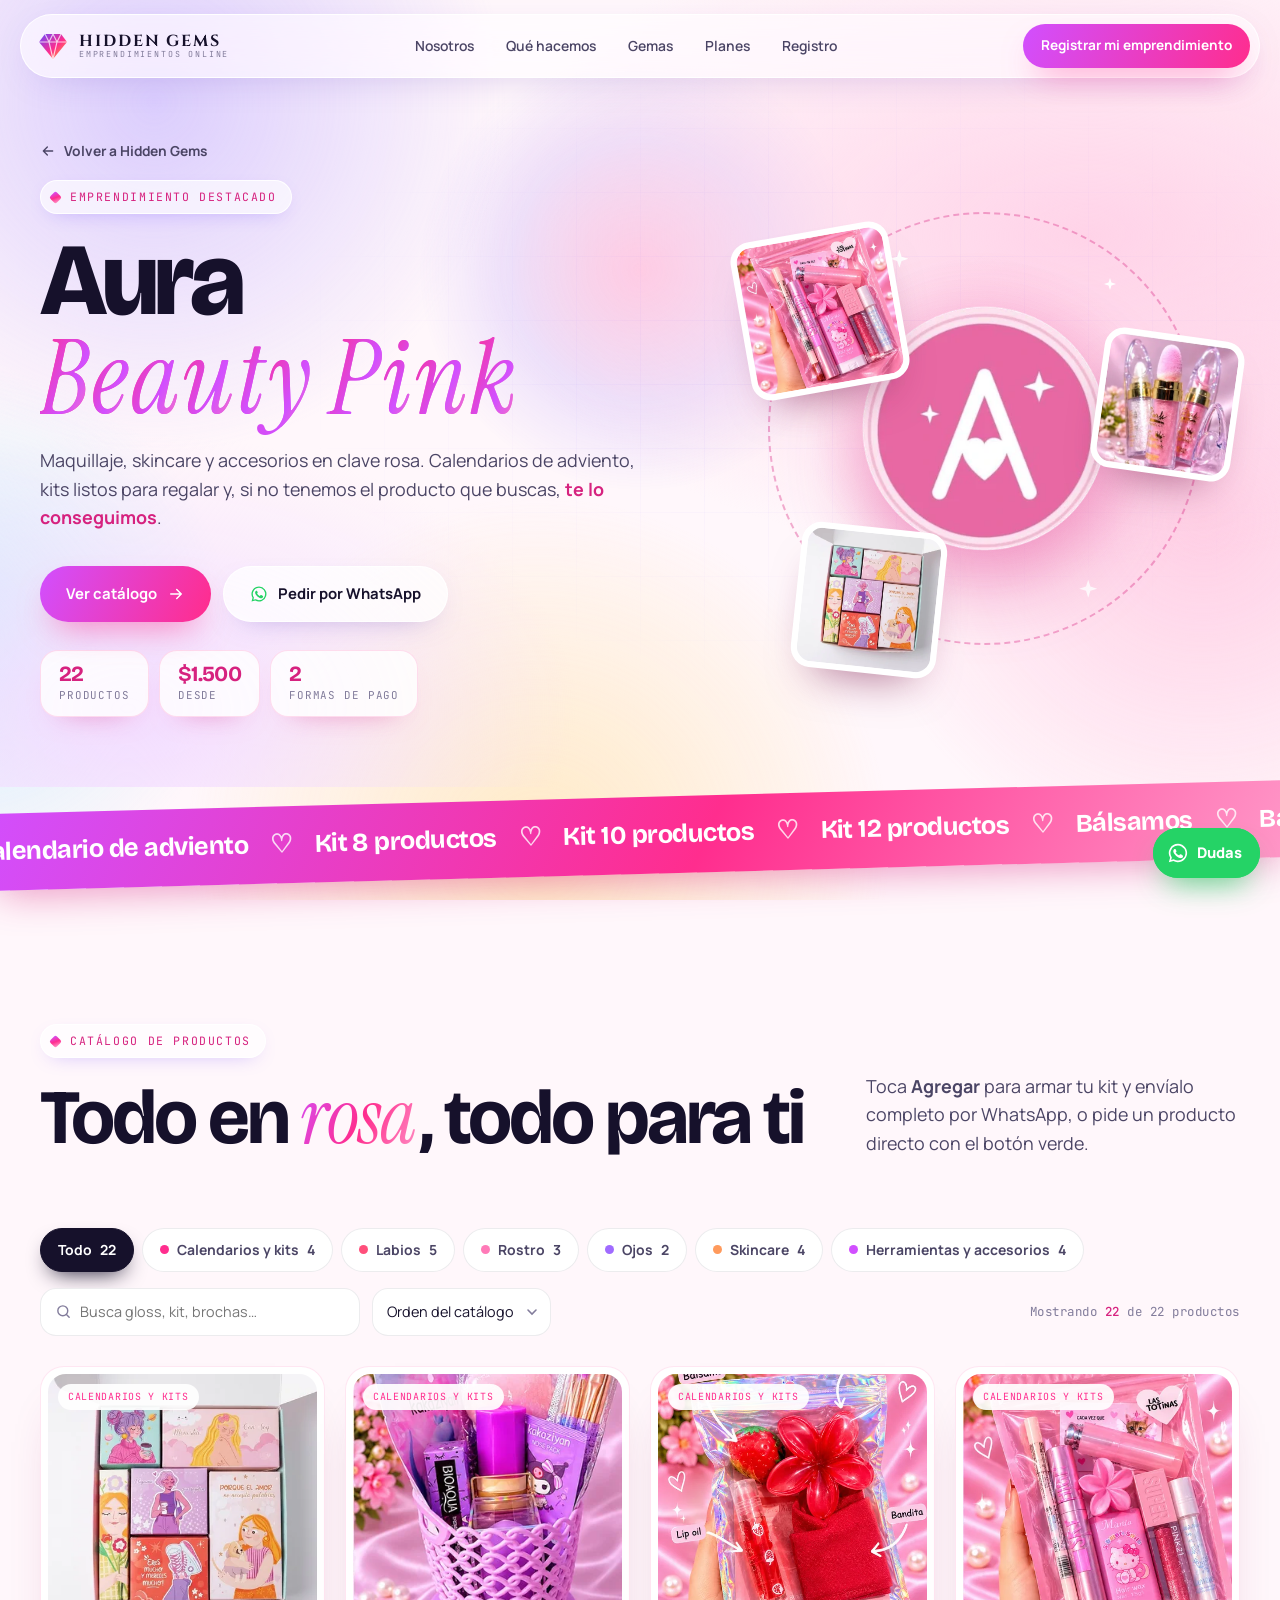
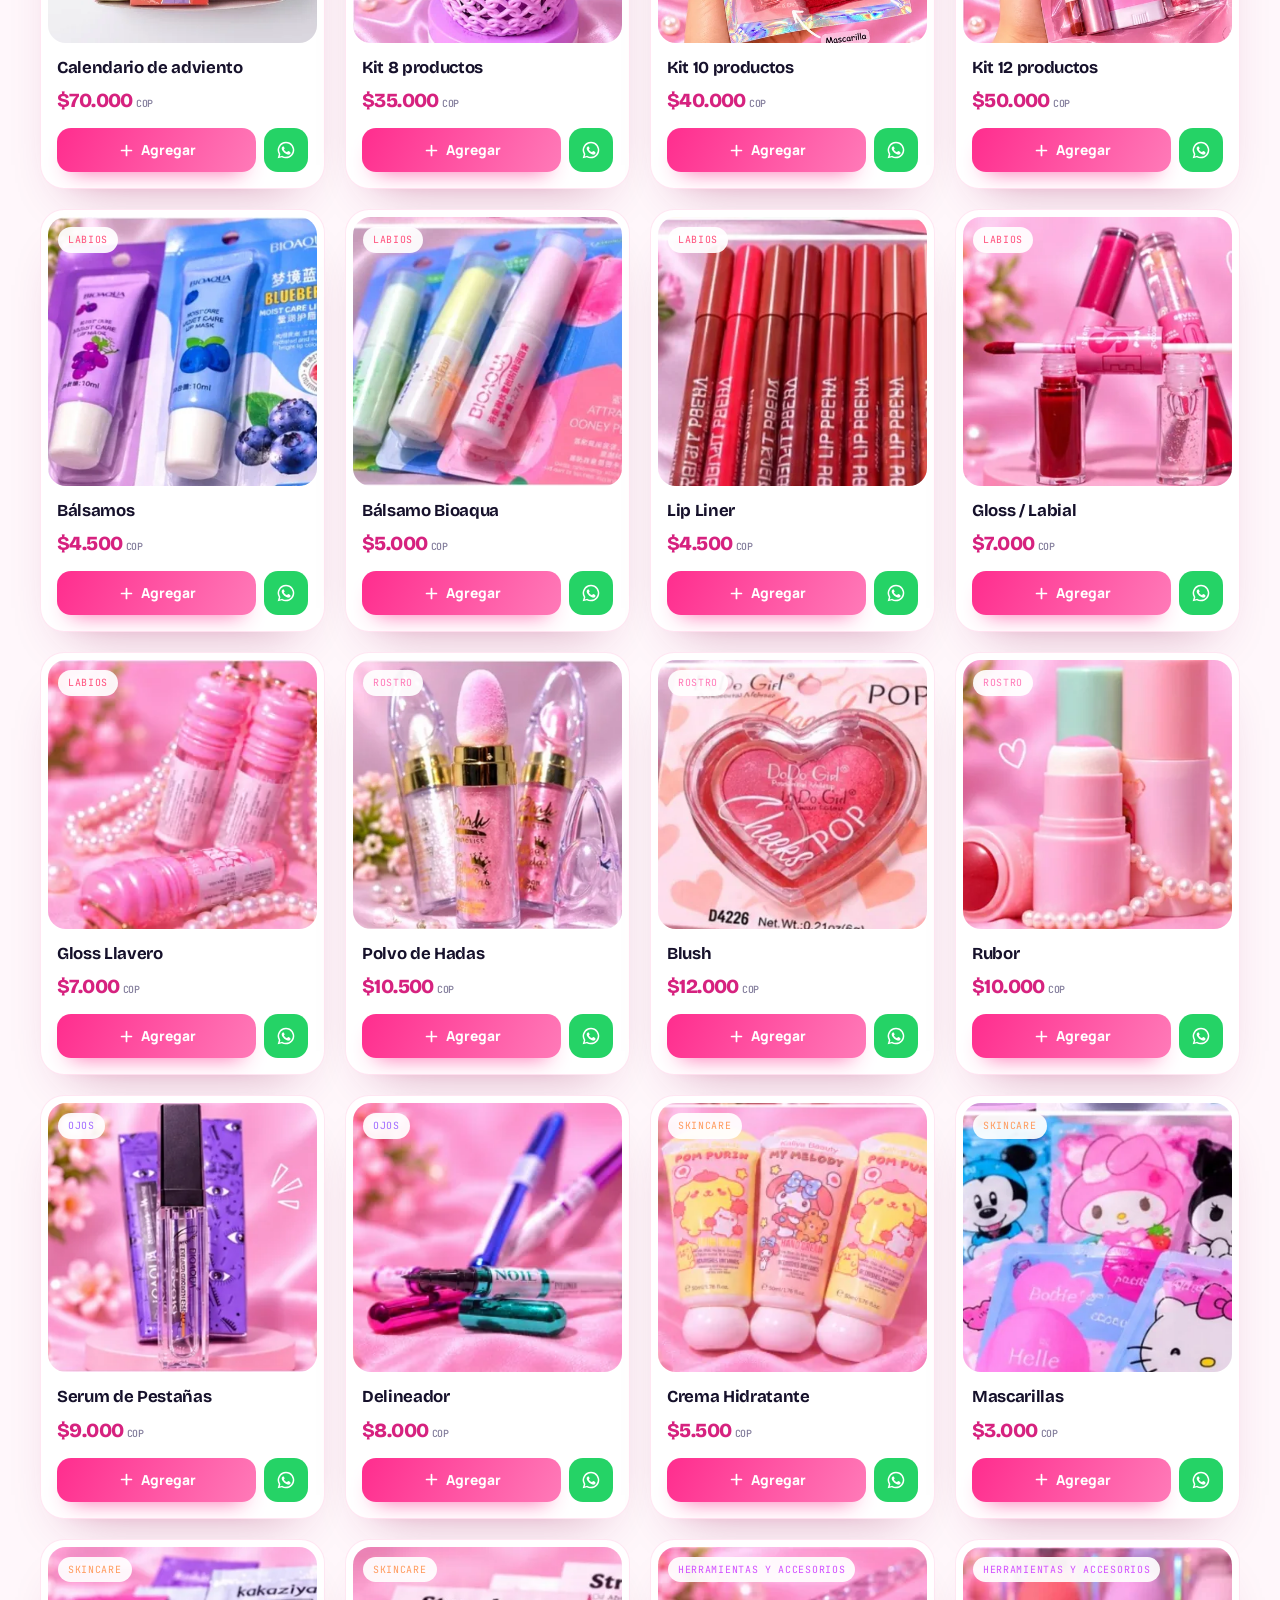
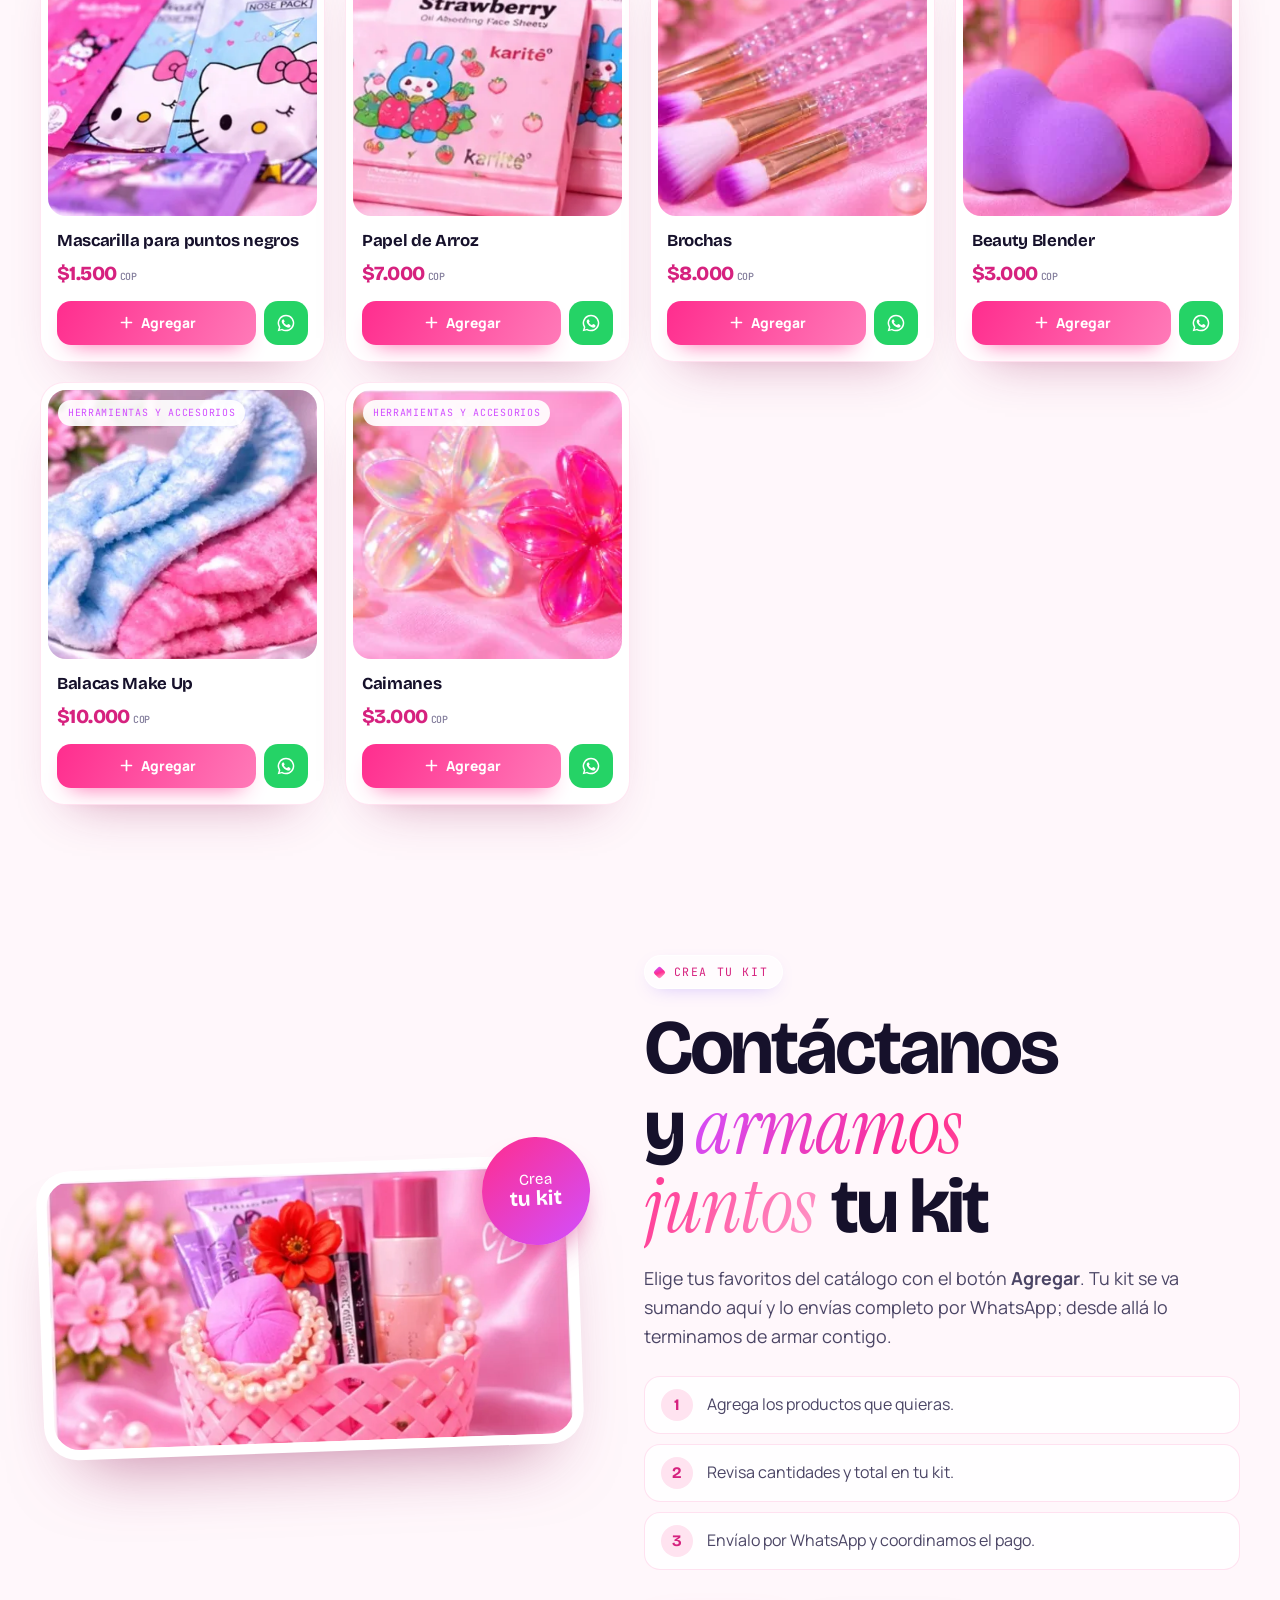
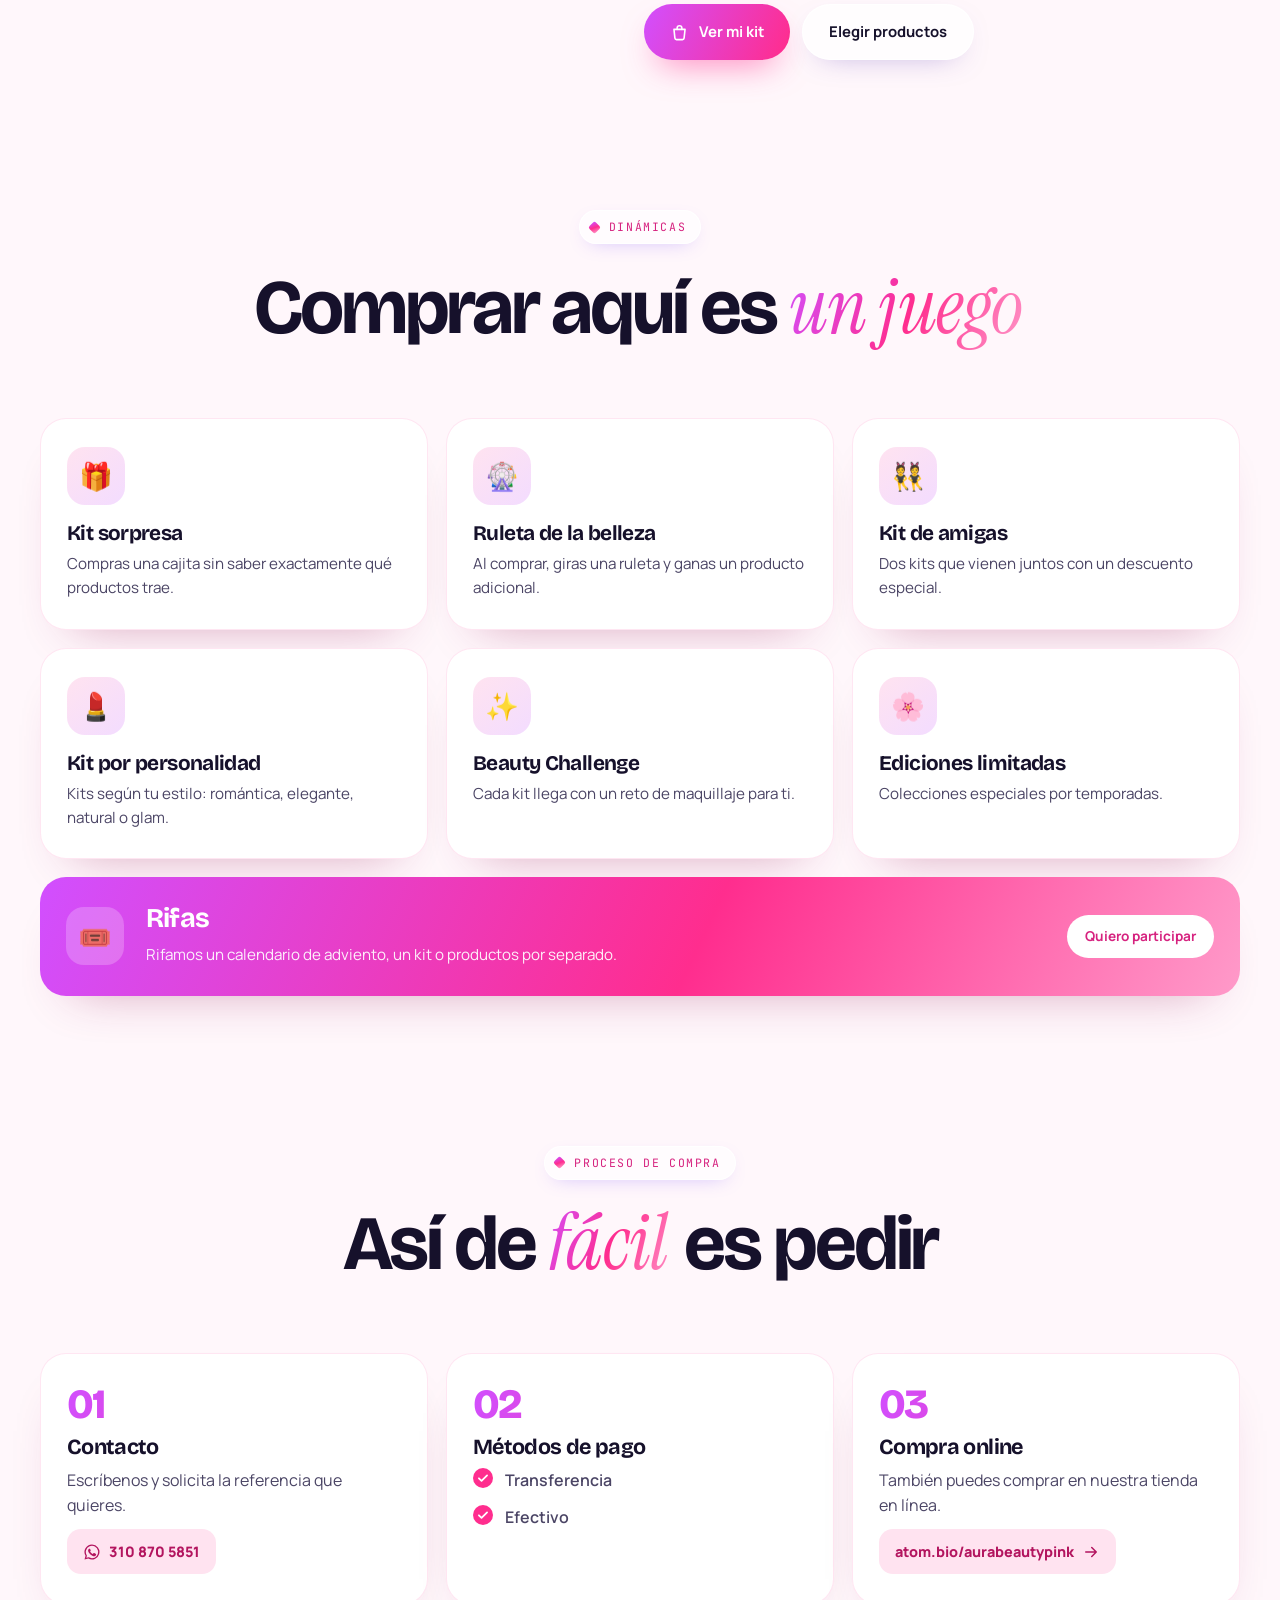
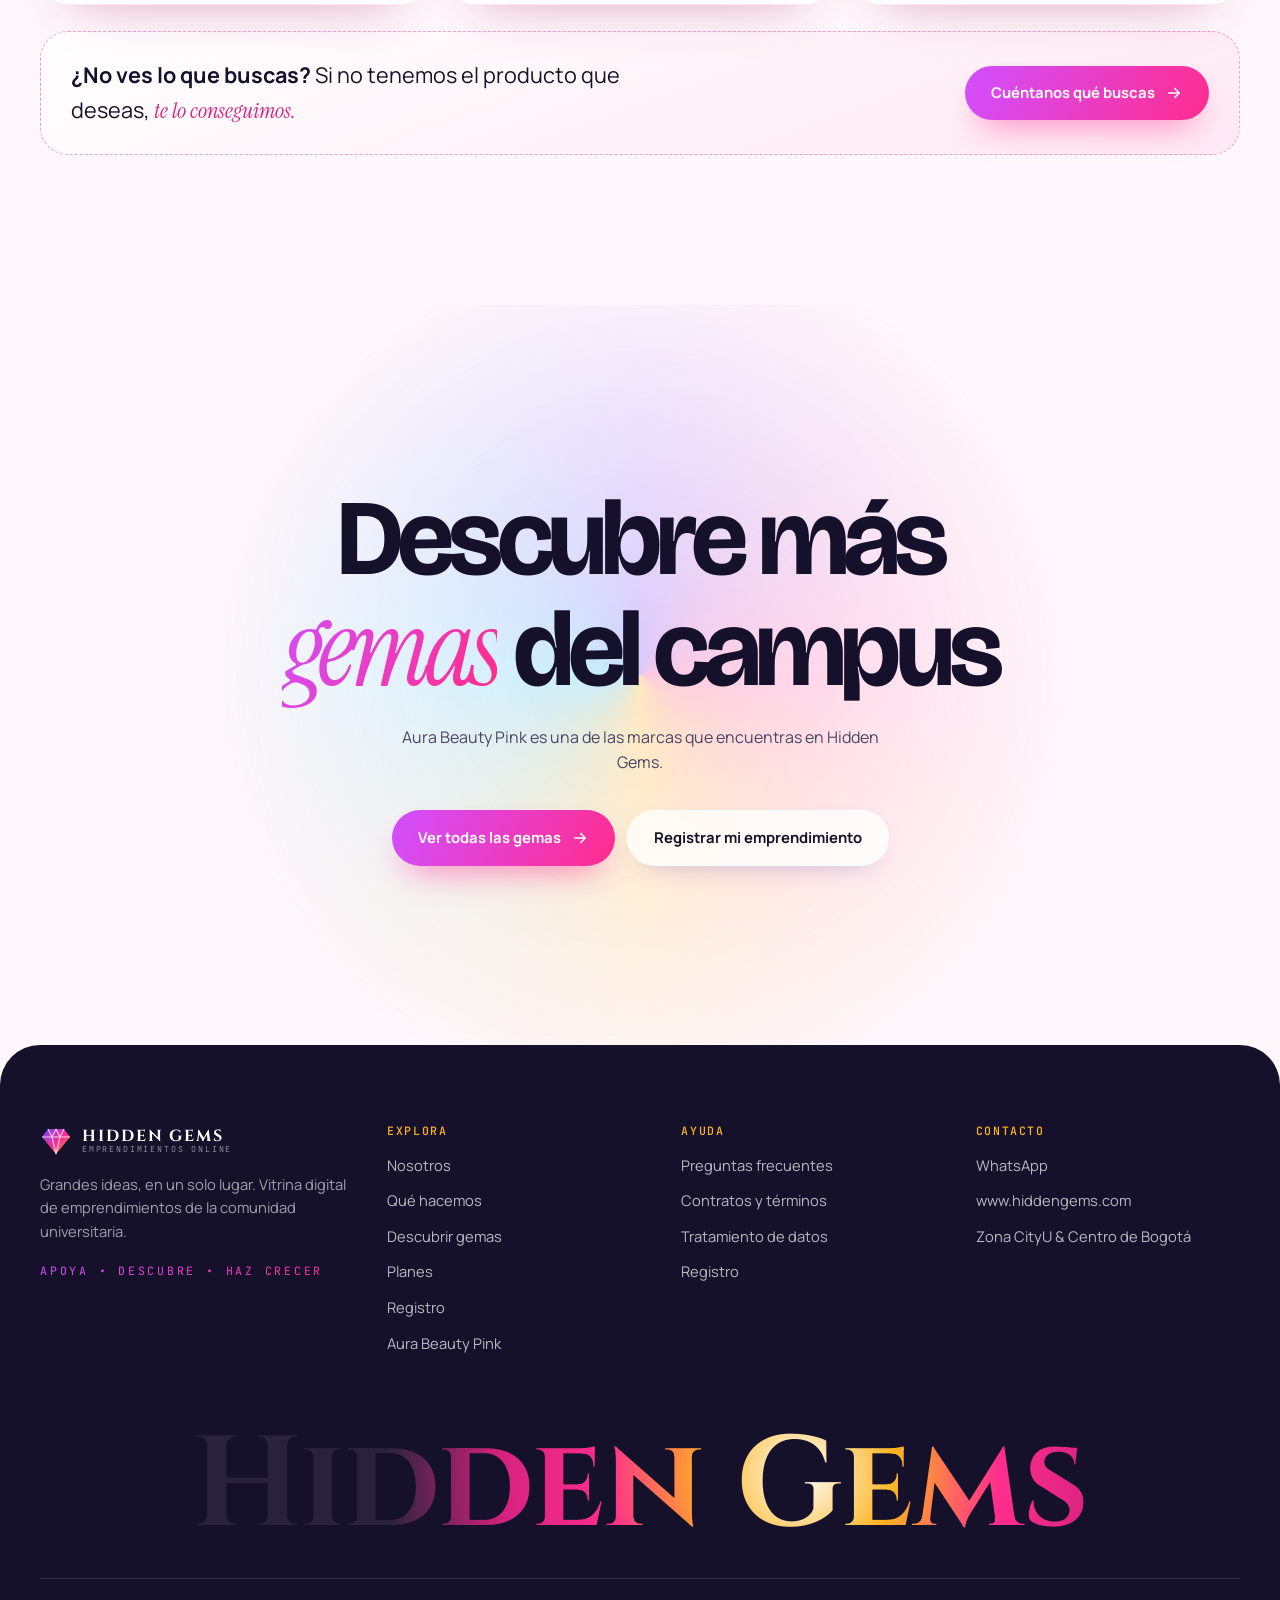
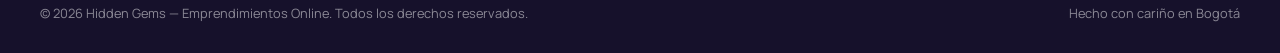
<file: aura-beauty-pink.html>
<!DOCTYPE html>
<html lang="es">
<head>
<meta charset="UTF-8">
<meta name="viewport" content="width=device-width, initial-scale=1.0, viewport-fit=cover">
<title>Aura Beauty Pink · Hidden Gems</title>
<meta name="description" content="Aura Beauty Pink en Hidden Gems: catálogo de maquillaje, skincare, calendarios de adviento y kits. Pide por WhatsApp.">
<meta name="theme-color" content="#f8f6ff">
<link rel="preconnect" href="https://fonts.googleapis.com">
<link rel="preconnect" href="https://fonts.gstatic.com" crossorigin>
<link href="https://fonts.googleapis.com/css2?family=Bricolage+Grotesque:opsz,wght@12..96,400..800&family=Instrument+Serif:ital@0;1&family=Manrope:wght@400;500;600;700;800&family=JetBrains+Mono:wght@400;500&family=Cinzel:wght@600;700&display=swap" rel="stylesheet">
<link rel="stylesheet" href="styles.css?v=20261126">
<script>document.documentElement.classList.add('js');</script>
</head>
<body class="plan-page ab-page">
<!-- Sprite -->
<svg width="0" height="0" style="position:absolute" aria-hidden="true">
  <defs>
    <linearGradient id="gg" x1="0" y1="0" x2="1" y2="1"><stop offset="0" stop-color="#6b46ff"/><stop offset=".55" stop-color="#ff2d8e"/><stop offset="1" stop-color="#ffb41f"/></linearGradient>
    <linearGradient id="sg" x1="0" y1="0" x2="1" y2="1"><stop offset="0" stop-color="#6b46ff"/><stop offset=".55" stop-color="#ff2d8e"/><stop offset="1" stop-color="#ffb41f"/></linearGradient>
    <linearGradient id="tg" x1="0" y1="0" x2="1" y2="1"><stop offset="0" stop-color="#6b46ff"/><stop offset="1" stop-color="#ff2d8e"/></linearGradient>
  </defs>
  <symbol id="i-arrow" viewBox="0 0 24 24"><path d="M5 12h14M13 6l6 6-6 6" fill="none" stroke="currentColor" stroke-width="2" stroke-linecap="round" stroke-linejoin="round"/></symbol>
  <symbol id="i-heart" viewBox="0 0 24 24"><path d="M12 20.5s-7.5-4.6-9.3-9.2C1.4 7.9 3.6 4.5 7 4.5c2 0 3.6 1.1 5 3 1.4-1.9 3-3 5-3 3.4 0 5.6 3.4 4.3 6.8-1.8 4.6-9.3 9.2-9.3 9.2z"/></symbol>
  <symbol id="i-check" viewBox="0 0 24 24"><path d="M5 12.5l4.5 4.5L19 7.5" fill="none" stroke="currentColor" stroke-width="3" stroke-linecap="round" stroke-linejoin="round"/></symbol>
  <symbol id="i-gem" viewBox="0 0 24 24"><path d="M6 3h12l4 6-10 12L2 9z M2 9h20 M9 3l-2 6 5 12 5-12-2-6" fill="none" stroke="currentColor" stroke-width="1.8" stroke-linejoin="round"/></symbol>
  <symbol id="i-wa" viewBox="0 0 24 24"><path fill="currentColor" d="M12 2a10 10 0 0 0-8.6 15.1L2 22l5-1.3A10 10 0 1 0 12 2zm0 18.2a8.2 8.2 0 0 1-4.2-1.1l-.3-.2-3 .8.8-2.9-.2-.3A8.2 8.2 0 1 1 12 20.2zm4.5-6.1c-.2-.1-1.5-.7-1.7-.8-.2-.1-.4-.1-.6.1l-.8 1c-.1.2-.3.2-.5.1a6.7 6.7 0 0 1-3.3-2.9c-.2-.4.2-.4.7-1.3.1-.2 0-.3 0-.4l-.8-1.8c-.2-.5-.4-.4-.6-.4h-.5a1 1 0 0 0-.7.3 3 3 0 0 0-.9 2.2 5.2 5.2 0 0 0 1.1 2.7 11.8 11.8 0 0 0 4.5 4c1.7.7 2.3.8 3.2.6.5-.1 1.5-.6 1.7-1.2.2-.6.2-1.1.2-1.2-.1-.1-.2-.2-.5-.3z"/></symbol>
  <symbol id="i-eye" viewBox="0 0 24 24"><path d="M2 12s3.6-7 10-7 10 7 10 7-3.6 7-10 7S2 12 2 12z" fill="none" stroke="currentColor" stroke-width="2"/><circle cx="12" cy="12" r="3" fill="none" stroke="currentColor" stroke-width="2"/></symbol>
  <symbol id="i-search" viewBox="0 0 24 24"><circle cx="11" cy="11" r="7" fill="none" stroke="currentColor" stroke-width="2"/><path d="M20 20l-3.5-3.5" stroke="currentColor" stroke-width="2" stroke-linecap="round"/></symbol>
  <symbol id="i-pin" viewBox="0 0 24 24"><path d="M12 21s-7-6.2-7-11.5A7 7 0 0 1 19 9.5C19 14.8 12 21 12 21z" fill="none" stroke="currentColor" stroke-width="2"/><circle cx="12" cy="9.5" r="2.5" fill="none" stroke="currentColor" stroke-width="2"/></symbol>
  <symbol id="i-caret" viewBox="0 0 12 12"><path d="M2 4l4 4 4-4" fill="none" stroke="currentColor" stroke-width="1.6" stroke-linecap="round"/></symbol>
  <symbol id="i-up" viewBox="0 0 24 24"><path d="M12 19V5M6 11l6-6 6 6" fill="none" stroke="currentColor" stroke-width="2" stroke-linecap="round" stroke-linejoin="round"/></symbol>
  <symbol id="i-upload" viewBox="0 0 24 24"><path d="M12 16V4M7 9l5-5 5 5M4 16v3a1 1 0 0 0 1 1h14a1 1 0 0 0 1-1v-3" fill="none" stroke="currentColor" stroke-width="2" stroke-linecap="round" stroke-linejoin="round"/></symbol>
  <symbol id="i-spark" viewBox="0 0 24 24"><path d="M12 2l2.2 7.8L22 12l-7.8 2.2L12 22l-2.2-7.8L2 12l7.8-2.2z" fill="currentColor"/></symbol>
  <symbol id="i-chat" viewBox="0 0 24 24"><path d="M4 5h16v11H9l-5 4z" fill="none" stroke="currentColor" stroke-width="2" stroke-linejoin="round"/></symbol>
  <!-- product art (64x64) -->
  <symbol id="p-acc" viewBox="0 0 64 64"><path d="M16 8c3 14 9 20 16 22 7-2 13-8 16-22"/><path d="M22 34l10-6 10 6-10 22z"/><path d="M22 34h20M32 28l-4 6 4 22 4-22z"/><circle cx="32" cy="27" r="1.5"/></symbol>
  <symbol id="p-ill" viewBox="0 0 64 64"><rect x="8" y="12" width="40" height="32" rx="4"/><path d="M14 38l9-10 7 7 6-8 8 11"/><circle cx="20" cy="21" r="3"/><path d="M50 30l8-18M46 40l4-10 3 2-4 9z"/></symbol>
  <symbol id="p-cafe" viewBox="0 0 64 64"><path d="M14 26h32v12a12 12 0 0 1-12 12h-8a12 12 0 0 1-12-12z"/><path d="M46 30h4a6 6 0 0 1 0 12h-5"/><path d="M23 10q4 5 0 10M31 8q4 5 0 10M39 10q4 5 0 10"/><path d="M10 56h40"/></symbol>
  <symbol id="p-lap" viewBox="0 0 64 64"><rect x="12" y="12" width="40" height="26" rx="3"/><path d="M6 44h52l-4 6H10z"/><path d="M24 44l6-6h4l6 6"/><path d="M20 20h14M20 26h22M20 32h8"/></symbol>
  <symbol id="p-logo" viewBox="0 0 64 64"><path d="M32 6l14 22-14 30-14-30z"/><path d="M32 6v26"/><circle cx="32" cy="35" r="3.5"/><path d="M18 28h28"/><path d="M6 58h20M38 58h20"/></symbol>
  <symbol id="p-hood" viewBox="0 0 64 64"><path d="M22 10l-9 6-7 20 8 3 3-9v26h30V30l3 9 8-3-7-20-9-6q-10 10-20 0z"/><path d="M28 18v9M36 18v9"/><path d="M24 44h16"/></symbol>
  <symbol id="p-gift" viewBox="0 0 64 64"><rect x="10" y="26" width="44" height="10" rx="2"/><path d="M14 36v20h36V36"/><path d="M32 26v30"/><path d="M32 26c-6 0-14-2-14-8s8-6 14 8c6-14 14-14 14-8s-8 8-14 8z"/></symbol>
</svg>

<div class="aura" aria-hidden="true"><span class="blob blob--1"></span><span class="blob blob--2"></span><span class="blob blob--3"></span><span class="blob blob--4"></span><span class="blob blob--m"></span></div>
<div class="cursor" aria-hidden="true"><span class="cursor__label">Ver</span></div>
<div class="cursor-dot" aria-hidden="true"></div>
<div class="progress" aria-hidden="true"></div>

<header class="header" id="top">
  <nav class="nav" aria-label="Principal">
    <a class="logo" href="index.html" aria-label="Hidden Gems, inicio">
      <svg class="logo__mark" viewBox="0 0 32 32" aria-hidden="true"><path d="M8 4h16l6 8-14 17L2 12z" fill="url(#gg)"/><path d="M2 12h28M8 4l4 8 4 17 4-17 4-8M12 12l4-8 4 8" fill="none" stroke="#fff" stroke-opacity=".75" stroke-width="1.1" stroke-linejoin="round"/></svg>
      <span class="logo__txt"><span class="logo__name">Hidden Gems</span><span class="logo__sub">EMPRENDIMIENTOS ONLINE</span></span>
    </a>
    <ul class="nav__links">
      <li><a href="index.html#nosotros">Nosotros</a></li>
      <li><a href="index.html#que-hacemos">Qué hacemos</a></li>
      <li><a href="index.html#catalogo">Gemas</a></li>
      <li><a href="index.html#planes">Planes</a></li>
      <li><a href="index.html#registro">Registro</a></li>
      <li class="nav__pill" aria-hidden="true"></li>
    </ul>
    <div class="nav__actions">
      <button class="fav-pill" id="favPill" type="button" aria-label="Ver mis favoritos"><svg><use href="#i-heart"/></svg><span id="favCount">0</span></button>
      <a href="index.html#registro" class="btn btn--sm btn--grad magnetic">Registrar mi emprendimiento</a>
      <button class="burger" id="burger" type="button" aria-label="Abrir menú" aria-expanded="false" aria-controls="mmenu"><span></span><span></span></button>
    </div>
  </nav>
</header>

<div class="mmenu" id="mmenu" aria-hidden="true">
  <ol>
    <li><a href="index.html#nosotros"><small>01</small>Nosotros</a></li>
    <li><a href="index.html#que-hacemos"><small>02</small>Qué hacemos</a></li>
    <li><a href="index.html#catalogo"><small>03</small>Descubrir gemas</a></li>
    <li><a href="index.html#planes"><small>04</small>Planes</a></li>
    <li><a href="index.html#registro"><small>05</small>Registro</a></li>
    <li><a href="index.html#faq"><small>06</small>Preguntas</a></li>
    <li><a href="aura-beauty-pink.html"><small>07</small>Aura Beauty Pink</a></li>
  </ol>
  <div class="mmenu__cta">
    <a href="index.html#registro" class="btn btn--grad btn--block">Registrar mi emprendimiento</a>
    <a href="https://wa.me/573108705851" class="btn btn--ghost btn--block" target="_blank" rel="noopener">Dudas por WhatsApp</a>
  </div>
</div>

<main>
<section class="ab-hero" id="inicio">
  <div class="hero__grid" aria-hidden="true"></div>
  <div class="ab-hearts" aria-hidden="true"><i></i><i></i><i></i><i></i><i></i><i></i></div>
  <div class="wrap ab-hero__inner">
    <div class="ab-hero__copy">
      <a class="back" href="index.html#aura-beauty"><svg><use href="#i-arrow"/></svg>Volver a Hidden Gems</a>
      <span class="eyebrow">Emprendimiento destacado</span>
      <h1 class="split" data-split>Aura <em class="ab-script">Beauty Pink</em></h1>
      <p class="lede">Maquillaje, skincare y accesorios en clave rosa. Calendarios de adviento, kits listos para regalar y, si no tenemos el producto que buscas, <strong>te lo conseguimos</strong>.</p>
      <div class="hero__ctas">
        <a href="#catalogo-aura" class="btn btn--grad magnetic">Ver catálogo <svg><use href="#i-arrow"/></svg></a>
        <a href="https://wa.me/573108705851?text=Hola%20Aura%20Beauty%20Pink%2C%20vi%20su%20cat%C3%A1logo%20en%20Hidden%20Gems%20y%20quiero%20hacer%20un%20pedido." class="btn btn--ghost magnetic" target="_blank" rel="noopener"><svg viewBox="0 0 24 24" aria-hidden="true"><use href="#i-wa"/></svg>Pedir por WhatsApp</a>
      </div>
      <ul class="ab-facts">
        <li><b>22</b><span>productos</span></li>
        <li><b>$1.500</b><span>desde</span></li>
        <li><b>2</b><span>formas de pago</span></li>
      </ul>
    </div>
    <div class="ab-orb" id="abOrb" aria-hidden="true">
      <div class="ab-orb__ring"></div>
      <span class="ab-orb__spark ab-orb__spark--1"></span><span class="ab-orb__spark ab-orb__spark--2"></span><span class="ab-orb__spark ab-orb__spark--3"></span>
      <img class="ab-orb__logo" src="img/aura/logo.webp" alt="" width="320" height="320">
      <figure class="ab-orb__ph ab-orb__ph--0" data-depth="0.40"><img src="img/aura/kit-12.webp" alt="Kit 12 productos" width="461" height="696" decoding="async"></figure><figure class="ab-orb__ph ab-orb__ph--1" data-depth="0.65"><img src="img/aura/polvo-de-hadas.webp" alt="Polvo de Hadas" width="400" height="353" decoding="async"></figure><figure class="ab-orb__ph ab-orb__ph--2" data-depth="0.90"><img src="img/aura/calendario-adviento.webp" alt="Calendario de adviento" width="595" height="448" decoding="async"></figure>
    </div>
  </div>
</section>

<div class="ab-marquee" aria-hidden="true"><div class="ab-marquee__track"><span>Calendario de adviento</span><i aria-hidden="true">♡</i><span>Kit 8 productos</span><i aria-hidden="true">♡</i><span>Kit 10 productos</span><i aria-hidden="true">♡</i><span>Kit 12 productos</span><i aria-hidden="true">♡</i><span>Bálsamos</span><i aria-hidden="true">♡</i><span>Bálsamo Bioaqua</span><i aria-hidden="true">♡</i><span>Lip Liner</span><i aria-hidden="true">♡</i><span>Gloss / Labial</span><i aria-hidden="true">♡</i><span>Gloss Llavero</span><i aria-hidden="true">♡</i><span>Polvo de Hadas</span><i aria-hidden="true">♡</i><span>Blush</span><i aria-hidden="true">♡</i><span>Rubor</span><i aria-hidden="true">♡</i><span>Serum de Pestañas</span><i aria-hidden="true">♡</i><span>Delineador</span><i aria-hidden="true">♡</i><span>Crema Hidratante</span><i aria-hidden="true">♡</i><span>Mascarillas</span><i aria-hidden="true">♡</i><span>Mascarilla para puntos negros</span><i aria-hidden="true">♡</i><span>Papel de Arroz</span><i aria-hidden="true">♡</i><span>Brochas</span><i aria-hidden="true">♡</i><span>Beauty Blender</span><i aria-hidden="true">♡</i><span>Balacas Make Up</span><i aria-hidden="true">♡</i><span>Caimanes</span><i aria-hidden="true">♡</i><span>Calendario de adviento</span><i aria-hidden="true">♡</i><span>Kit 8 productos</span><i aria-hidden="true">♡</i><span>Kit 10 productos</span><i aria-hidden="true">♡</i><span>Kit 12 productos</span><i aria-hidden="true">♡</i><span>Bálsamos</span><i aria-hidden="true">♡</i><span>Bálsamo Bioaqua</span><i aria-hidden="true">♡</i><span>Lip Liner</span><i aria-hidden="true">♡</i><span>Gloss / Labial</span><i aria-hidden="true">♡</i><span>Gloss Llavero</span><i aria-hidden="true">♡</i><span>Polvo de Hadas</span><i aria-hidden="true">♡</i><span>Blush</span><i aria-hidden="true">♡</i><span>Rubor</span><i aria-hidden="true">♡</i><span>Serum de Pestañas</span><i aria-hidden="true">♡</i><span>Delineador</span><i aria-hidden="true">♡</i><span>Crema Hidratante</span><i aria-hidden="true">♡</i><span>Mascarillas</span><i aria-hidden="true">♡</i><span>Mascarilla para puntos negros</span><i aria-hidden="true">♡</i><span>Papel de Arroz</span><i aria-hidden="true">♡</i><span>Brochas</span><i aria-hidden="true">♡</i><span>Beauty Blender</span><i aria-hidden="true">♡</i><span>Balacas Make Up</span><i aria-hidden="true">♡</i><span>Caimanes</span><i aria-hidden="true">♡</i></div></div>

<section class="section" id="catalogo-aura">
  <div class="wrap">
    <div class="sec-head sec-head--split">
      <div>
        <span class="eyebrow reveal">Catálogo de productos</span>
        <h2 class="h2 reveal">Todo en <em>rosa</em>, todo para ti</h2>
      </div>
      <p class="lede reveal" style="max-width:34ch">Toca <b>Agregar</b> para armar tu kit y envíalo completo por WhatsApp, o pide un producto directo con el botón verde.</p>
    </div>
    <div class="filters ab-tools reveal" id="auraShop">
      <div class="chips" role="group" aria-label="Filtrar por categoría"><button class="chip" type="button" data-abcat="" aria-pressed="true" style="--c:var(--ink)">Todo <b>22</b></button><button class="chip" type="button" data-abcat="kits" aria-pressed="false" style="--c:#ff2d8e"><i></i>Calendarios y kits <b>4</b></button><button class="chip" type="button" data-abcat="labios" aria-pressed="false" style="--c:#ff4f7b"><i></i>Labios <b>5</b></button><button class="chip" type="button" data-abcat="rostro" aria-pressed="false" style="--c:#ff7ab8"><i></i>Rostro <b>3</b></button><button class="chip" type="button" data-abcat="ojos" aria-pressed="false" style="--c:#a06bff"><i></i>Ojos <b>2</b></button><button class="chip" type="button" data-abcat="skincare" aria-pressed="false" style="--c:#ff9a5c"><i></i>Skincare <b>4</b></button><button class="chip" type="button" data-abcat="accesorios" aria-pressed="false" style="--c:#d14fff"><i></i>Herramientas y accesorios <b>4</b></button></div>
      <div class="toolbar">
        <div class="toolbar__left">
          <label class="field-inline field-inline--search"><svg aria-hidden="true"><use href="#i-search"/></svg><input type="search" id="abQ" placeholder="Busca gloss, kit, brochas…" aria-label="Buscar en el catálogo de Aura Beauty Pink"></label>
          <label class="field-inline"><select id="abSort" aria-label="Ordenar"><option value="">Orden del catálogo</option><option value="asc">Menor precio</option><option value="desc">Mayor precio</option></select><svg class="caret" aria-hidden="true"><use href="#i-caret"/></svg></label>
        </div>
        <p class="count" id="abCount" aria-live="polite">Mostrando <b>22</b> de 22 productos</p>
      </div>
    </div>
    <div class="ab-grid" id="abGrid">
      <article class="ab-card reveal" style="--d:0.00s;--c:#ff2d8e" data-id="calendario-adviento" data-name="Calendario de adviento" data-price="70000" data-cat="kits">
        <div class="ab-card__media"><img src="img/aura/calendario-adviento.webp" alt="Calendario de adviento" width="595" height="448" loading="lazy" decoding="async"><span class="ab-card__tag">Calendarios y kits</span></div>
        <div class="ab-card__body">
          <h3>Calendario de adviento</h3>
          <p class="ab-card__price">$70.000 <small>COP</small></p>
          <div class="ab-card__actions">
            <button class="ab-add" type="button" data-add aria-label="Agregar Calendario de adviento a mi kit"><svg viewBox="0 0 24 24" aria-hidden="true"><path d="M12 5v14M5 12h14" fill="none" stroke="currentColor" stroke-width="2.4" stroke-linecap="round"/></svg><span>Agregar</span></button>
            <a class="ab-wa" href="https://wa.me/573108705851?text=Hola%20Aura%20Beauty%20Pink%2C%20vi%20en%20Hidden%20Gems%3A%20Calendario%20de%20adviento%20%28%2470.000%29.%20%C2%BFEst%C3%A1%20disponible%3F" target="_blank" rel="noopener" aria-label="Pedir Calendario de adviento por WhatsApp"><svg viewBox="0 0 24 24" aria-hidden="true"><use href="#i-wa"/></svg></a>
          </div>
        </div>
      </article>
      <article class="ab-card reveal" style="--d:0.06s;--c:#ff2d8e" data-id="kit-8" data-name="Kit 8 productos" data-price="35000" data-cat="kits">
        <div class="ab-card__media"><img src="img/aura/kit-8.webp" alt="Kit 8 productos" width="336" height="441" loading="lazy" decoding="async"><span class="ab-card__tag">Calendarios y kits</span></div>
        <div class="ab-card__body">
          <h3>Kit 8 productos</h3>
          <p class="ab-card__price">$35.000 <small>COP</small></p>
          <div class="ab-card__actions">
            <button class="ab-add" type="button" data-add aria-label="Agregar Kit 8 productos a mi kit"><svg viewBox="0 0 24 24" aria-hidden="true"><path d="M12 5v14M5 12h14" fill="none" stroke="currentColor" stroke-width="2.4" stroke-linecap="round"/></svg><span>Agregar</span></button>
            <a class="ab-wa" href="https://wa.me/573108705851?text=Hola%20Aura%20Beauty%20Pink%2C%20vi%20en%20Hidden%20Gems%3A%20Kit%208%20productos%20%28%2435.000%29.%20%C2%BFEst%C3%A1%20disponible%3F" target="_blank" rel="noopener" aria-label="Pedir Kit 8 productos por WhatsApp"><svg viewBox="0 0 24 24" aria-hidden="true"><use href="#i-wa"/></svg></a>
          </div>
        </div>
      </article>
      <article class="ab-card reveal" style="--d:0.12s;--c:#ff2d8e" data-id="kit-10" data-name="Kit 10 productos" data-price="40000" data-cat="kits">
        <div class="ab-card__media"><img src="img/aura/kit-10.webp" alt="Kit 10 productos" width="531" height="696" loading="lazy" decoding="async"><span class="ab-card__tag">Calendarios y kits</span></div>
        <div class="ab-card__body">
          <h3>Kit 10 productos</h3>
          <p class="ab-card__price">$40.000 <small>COP</small></p>
          <div class="ab-card__actions">
            <button class="ab-add" type="button" data-add aria-label="Agregar Kit 10 productos a mi kit"><svg viewBox="0 0 24 24" aria-hidden="true"><path d="M12 5v14M5 12h14" fill="none" stroke="currentColor" stroke-width="2.4" stroke-linecap="round"/></svg><span>Agregar</span></button>
            <a class="ab-wa" href="https://wa.me/573108705851?text=Hola%20Aura%20Beauty%20Pink%2C%20vi%20en%20Hidden%20Gems%3A%20Kit%2010%20productos%20%28%2440.000%29.%20%C2%BFEst%C3%A1%20disponible%3F" target="_blank" rel="noopener" aria-label="Pedir Kit 10 productos por WhatsApp"><svg viewBox="0 0 24 24" aria-hidden="true"><use href="#i-wa"/></svg></a>
          </div>
        </div>
      </article>
      <article class="ab-card reveal" style="--d:0.18s;--c:#ff2d8e" data-id="kit-12" data-name="Kit 12 productos" data-price="50000" data-cat="kits">
        <div class="ab-card__media"><img src="img/aura/kit-12.webp" alt="Kit 12 productos" width="461" height="696" loading="lazy" decoding="async"><span class="ab-card__tag">Calendarios y kits</span></div>
        <div class="ab-card__body">
          <h3>Kit 12 productos</h3>
          <p class="ab-card__price">$50.000 <small>COP</small></p>
          <div class="ab-card__actions">
            <button class="ab-add" type="button" data-add aria-label="Agregar Kit 12 productos a mi kit"><svg viewBox="0 0 24 24" aria-hidden="true"><path d="M12 5v14M5 12h14" fill="none" stroke="currentColor" stroke-width="2.4" stroke-linecap="round"/></svg><span>Agregar</span></button>
            <a class="ab-wa" href="https://wa.me/573108705851?text=Hola%20Aura%20Beauty%20Pink%2C%20vi%20en%20Hidden%20Gems%3A%20Kit%2012%20productos%20%28%2450.000%29.%20%C2%BFEst%C3%A1%20disponible%3F" target="_blank" rel="noopener" aria-label="Pedir Kit 12 productos por WhatsApp"><svg viewBox="0 0 24 24" aria-hidden="true"><use href="#i-wa"/></svg></a>
          </div>
        </div>
      </article>
      <article class="ab-card reveal" style="--d:0.00s;--c:#ff4f7b" data-id="balsamos" data-name="Bálsamos" data-price="4500" data-cat="labios">
        <div class="ab-card__media"><img src="img/aura/balsamos.webp" alt="Bálsamos" width="448" height="345" loading="lazy" decoding="async"><span class="ab-card__tag">Labios</span></div>
        <div class="ab-card__body">
          <h3>Bálsamos</h3>
          <p class="ab-card__price">$4.500 <small>COP</small></p>
          <div class="ab-card__actions">
            <button class="ab-add" type="button" data-add aria-label="Agregar Bálsamos a mi kit"><svg viewBox="0 0 24 24" aria-hidden="true"><path d="M12 5v14M5 12h14" fill="none" stroke="currentColor" stroke-width="2.4" stroke-linecap="round"/></svg><span>Agregar</span></button>
            <a class="ab-wa" href="https://wa.me/573108705851?text=Hola%20Aura%20Beauty%20Pink%2C%20vi%20en%20Hidden%20Gems%3A%20B%C3%A1lsamos%20%28%244.500%29.%20%C2%BFEst%C3%A1%20disponible%3F" target="_blank" rel="noopener" aria-label="Pedir Bálsamos por WhatsApp"><svg viewBox="0 0 24 24" aria-hidden="true"><use href="#i-wa"/></svg></a>
          </div>
        </div>
      </article>
      <article class="ab-card reveal" style="--d:0.06s;--c:#ff4f7b" data-id="balsamo-bioaqua" data-name="Bálsamo Bioaqua" data-price="5000" data-cat="labios">
        <div class="ab-card__media"><img src="img/aura/balsamo-bioaqua.webp" alt="Bálsamo Bioaqua" width="492" height="343" loading="lazy" decoding="async"><span class="ab-card__tag">Labios</span></div>
        <div class="ab-card__body">
          <h3>Bálsamo Bioaqua</h3>
          <p class="ab-card__price">$5.000 <small>COP</small></p>
          <div class="ab-card__actions">
            <button class="ab-add" type="button" data-add aria-label="Agregar Bálsamo Bioaqua a mi kit"><svg viewBox="0 0 24 24" aria-hidden="true"><path d="M12 5v14M5 12h14" fill="none" stroke="currentColor" stroke-width="2.4" stroke-linecap="round"/></svg><span>Agregar</span></button>
            <a class="ab-wa" href="https://wa.me/573108705851?text=Hola%20Aura%20Beauty%20Pink%2C%20vi%20en%20Hidden%20Gems%3A%20B%C3%A1lsamo%20Bioaqua%20%28%245.000%29.%20%C2%BFEst%C3%A1%20disponible%3F" target="_blank" rel="noopener" aria-label="Pedir Bálsamo Bioaqua por WhatsApp"><svg viewBox="0 0 24 24" aria-hidden="true"><use href="#i-wa"/></svg></a>
          </div>
        </div>
      </article>
      <article class="ab-card reveal" style="--d:0.12s;--c:#ff4f7b" data-id="lip-liner" data-name="Lip Liner" data-price="4500" data-cat="labios">
        <div class="ab-card__media"><img src="img/aura/lip-liner.webp" alt="Lip Liner" width="575" height="328" loading="lazy" decoding="async"><span class="ab-card__tag">Labios</span></div>
        <div class="ab-card__body">
          <h3>Lip Liner</h3>
          <p class="ab-card__price">$4.500 <small>COP</small></p>
          <div class="ab-card__actions">
            <button class="ab-add" type="button" data-add aria-label="Agregar Lip Liner a mi kit"><svg viewBox="0 0 24 24" aria-hidden="true"><path d="M12 5v14M5 12h14" fill="none" stroke="currentColor" stroke-width="2.4" stroke-linecap="round"/></svg><span>Agregar</span></button>
            <a class="ab-wa" href="https://wa.me/573108705851?text=Hola%20Aura%20Beauty%20Pink%2C%20vi%20en%20Hidden%20Gems%3A%20Lip%20Liner%20%28%244.500%29.%20%C2%BFEst%C3%A1%20disponible%3F" target="_blank" rel="noopener" aria-label="Pedir Lip Liner por WhatsApp"><svg viewBox="0 0 24 24" aria-hidden="true"><use href="#i-wa"/></svg></a>
          </div>
        </div>
      </article>
      <article class="ab-card reveal" style="--d:0.18s;--c:#ff4f7b" data-id="gloss-labial" data-name="Gloss / Labial" data-price="7000" data-cat="labios">
        <div class="ab-card__media"><img src="img/aura/gloss-labial.webp" alt="Gloss / Labial" width="457" height="338" loading="lazy" decoding="async"><span class="ab-card__tag">Labios</span></div>
        <div class="ab-card__body">
          <h3>Gloss / Labial</h3>
          <p class="ab-card__price">$7.000 <small>COP</small></p>
          <div class="ab-card__actions">
            <button class="ab-add" type="button" data-add aria-label="Agregar Gloss / Labial a mi kit"><svg viewBox="0 0 24 24" aria-hidden="true"><path d="M12 5v14M5 12h14" fill="none" stroke="currentColor" stroke-width="2.4" stroke-linecap="round"/></svg><span>Agregar</span></button>
            <a class="ab-wa" href="https://wa.me/573108705851?text=Hola%20Aura%20Beauty%20Pink%2C%20vi%20en%20Hidden%20Gems%3A%20Gloss%20%2F%20Labial%20%28%247.000%29.%20%C2%BFEst%C3%A1%20disponible%3F" target="_blank" rel="noopener" aria-label="Pedir Gloss / Labial por WhatsApp"><svg viewBox="0 0 24 24" aria-hidden="true"><use href="#i-wa"/></svg></a>
          </div>
        </div>
      </article>
      <article class="ab-card reveal" style="--d:0.00s;--c:#ff4f7b" data-id="gloss-llavero" data-name="Gloss Llavero" data-price="7000" data-cat="labios">
        <div class="ab-card__media"><img src="img/aura/gloss-llavero.webp" alt="Gloss Llavero" width="358" height="235" loading="lazy" decoding="async"><span class="ab-card__tag">Labios</span></div>
        <div class="ab-card__body">
          <h3>Gloss Llavero</h3>
          <p class="ab-card__price">$7.000 <small>COP</small></p>
          <div class="ab-card__actions">
            <button class="ab-add" type="button" data-add aria-label="Agregar Gloss Llavero a mi kit"><svg viewBox="0 0 24 24" aria-hidden="true"><path d="M12 5v14M5 12h14" fill="none" stroke="currentColor" stroke-width="2.4" stroke-linecap="round"/></svg><span>Agregar</span></button>
            <a class="ab-wa" href="https://wa.me/573108705851?text=Hola%20Aura%20Beauty%20Pink%2C%20vi%20en%20Hidden%20Gems%3A%20Gloss%20Llavero%20%28%247.000%29.%20%C2%BFEst%C3%A1%20disponible%3F" target="_blank" rel="noopener" aria-label="Pedir Gloss Llavero por WhatsApp"><svg viewBox="0 0 24 24" aria-hidden="true"><use href="#i-wa"/></svg></a>
          </div>
        </div>
      </article>
      <article class="ab-card reveal" style="--d:0.06s;--c:#ff7ab8" data-id="polvo-de-hadas" data-name="Polvo de Hadas" data-price="10500" data-cat="rostro">
        <div class="ab-card__media"><img src="img/aura/polvo-de-hadas.webp" alt="Polvo de Hadas" width="400" height="353" loading="lazy" decoding="async"><span class="ab-card__tag">Rostro</span></div>
        <div class="ab-card__body">
          <h3>Polvo de Hadas</h3>
          <p class="ab-card__price">$10.500 <small>COP</small></p>
          <div class="ab-card__actions">
            <button class="ab-add" type="button" data-add aria-label="Agregar Polvo de Hadas a mi kit"><svg viewBox="0 0 24 24" aria-hidden="true"><path d="M12 5v14M5 12h14" fill="none" stroke="currentColor" stroke-width="2.4" stroke-linecap="round"/></svg><span>Agregar</span></button>
            <a class="ab-wa" href="https://wa.me/573108705851?text=Hola%20Aura%20Beauty%20Pink%2C%20vi%20en%20Hidden%20Gems%3A%20Polvo%20de%20Hadas%20%28%2410.500%29.%20%C2%BFEst%C3%A1%20disponible%3F" target="_blank" rel="noopener" aria-label="Pedir Polvo de Hadas por WhatsApp"><svg viewBox="0 0 24 24" aria-hidden="true"><use href="#i-wa"/></svg></a>
          </div>
        </div>
      </article>
      <article class="ab-card reveal" style="--d:0.12s;--c:#ff7ab8" data-id="blush" data-name="Blush" data-price="12000" data-cat="rostro">
        <div class="ab-card__media"><img src="img/aura/blush.webp" alt="Blush" width="532" height="329" loading="lazy" decoding="async"><span class="ab-card__tag">Rostro</span></div>
        <div class="ab-card__body">
          <h3>Blush</h3>
          <p class="ab-card__price">$12.000 <small>COP</small></p>
          <div class="ab-card__actions">
            <button class="ab-add" type="button" data-add aria-label="Agregar Blush a mi kit"><svg viewBox="0 0 24 24" aria-hidden="true"><path d="M12 5v14M5 12h14" fill="none" stroke="currentColor" stroke-width="2.4" stroke-linecap="round"/></svg><span>Agregar</span></button>
            <a class="ab-wa" href="https://wa.me/573108705851?text=Hola%20Aura%20Beauty%20Pink%2C%20vi%20en%20Hidden%20Gems%3A%20Blush%20%28%2412.000%29.%20%C2%BFEst%C3%A1%20disponible%3F" target="_blank" rel="noopener" aria-label="Pedir Blush por WhatsApp"><svg viewBox="0 0 24 24" aria-hidden="true"><use href="#i-wa"/></svg></a>
          </div>
        </div>
      </article>
      <article class="ab-card reveal" style="--d:0.18s;--c:#ff7ab8" data-id="rubor" data-name="Rubor" data-price="10000" data-cat="rostro">
        <div class="ab-card__media"><img src="img/aura/rubor.webp" alt="Rubor" width="543" height="348" loading="lazy" decoding="async"><span class="ab-card__tag">Rostro</span></div>
        <div class="ab-card__body">
          <h3>Rubor</h3>
          <p class="ab-card__price">$10.000 <small>COP</small></p>
          <div class="ab-card__actions">
            <button class="ab-add" type="button" data-add aria-label="Agregar Rubor a mi kit"><svg viewBox="0 0 24 24" aria-hidden="true"><path d="M12 5v14M5 12h14" fill="none" stroke="currentColor" stroke-width="2.4" stroke-linecap="round"/></svg><span>Agregar</span></button>
            <a class="ab-wa" href="https://wa.me/573108705851?text=Hola%20Aura%20Beauty%20Pink%2C%20vi%20en%20Hidden%20Gems%3A%20Rubor%20%28%2410.000%29.%20%C2%BFEst%C3%A1%20disponible%3F" target="_blank" rel="noopener" aria-label="Pedir Rubor por WhatsApp"><svg viewBox="0 0 24 24" aria-hidden="true"><use href="#i-wa"/></svg></a>
          </div>
        </div>
      </article>
      <article class="ab-card reveal" style="--d:0.00s;--c:#a06bff" data-id="serum-pestanas" data-name="Serum de Pestañas" data-price="9000" data-cat="ojos">
        <div class="ab-card__media"><img src="img/aura/serum-pestanas.webp" alt="Serum de Pestañas" width="448" height="344" loading="lazy" decoding="async"><span class="ab-card__tag">Ojos</span></div>
        <div class="ab-card__body">
          <h3>Serum de Pestañas</h3>
          <p class="ab-card__price">$9.000 <small>COP</small></p>
          <div class="ab-card__actions">
            <button class="ab-add" type="button" data-add aria-label="Agregar Serum de Pestañas a mi kit"><svg viewBox="0 0 24 24" aria-hidden="true"><path d="M12 5v14M5 12h14" fill="none" stroke="currentColor" stroke-width="2.4" stroke-linecap="round"/></svg><span>Agregar</span></button>
            <a class="ab-wa" href="https://wa.me/573108705851?text=Hola%20Aura%20Beauty%20Pink%2C%20vi%20en%20Hidden%20Gems%3A%20Serum%20de%20Pesta%C3%B1as%20%28%249.000%29.%20%C2%BFEst%C3%A1%20disponible%3F" target="_blank" rel="noopener" aria-label="Pedir Serum de Pestañas por WhatsApp"><svg viewBox="0 0 24 24" aria-hidden="true"><use href="#i-wa"/></svg></a>
          </div>
        </div>
      </article>
      <article class="ab-card reveal" style="--d:0.06s;--c:#a06bff" data-id="delineador" data-name="Delineador" data-price="8000" data-cat="ojos">
        <div class="ab-card__media"><img src="img/aura/delineador.webp" alt="Delineador" width="360" height="239" loading="lazy" decoding="async"><span class="ab-card__tag">Ojos</span></div>
        <div class="ab-card__body">
          <h3>Delineador</h3>
          <p class="ab-card__price">$8.000 <small>COP</small></p>
          <div class="ab-card__actions">
            <button class="ab-add" type="button" data-add aria-label="Agregar Delineador a mi kit"><svg viewBox="0 0 24 24" aria-hidden="true"><path d="M12 5v14M5 12h14" fill="none" stroke="currentColor" stroke-width="2.4" stroke-linecap="round"/></svg><span>Agregar</span></button>
            <a class="ab-wa" href="https://wa.me/573108705851?text=Hola%20Aura%20Beauty%20Pink%2C%20vi%20en%20Hidden%20Gems%3A%20Delineador%20%28%248.000%29.%20%C2%BFEst%C3%A1%20disponible%3F" target="_blank" rel="noopener" aria-label="Pedir Delineador por WhatsApp"><svg viewBox="0 0 24 24" aria-hidden="true"><use href="#i-wa"/></svg></a>
          </div>
        </div>
      </article>
      <article class="ab-card reveal" style="--d:0.12s;--c:#ff9a5c" data-id="crema-hidratante" data-name="Crema Hidratante" data-price="5500" data-cat="skincare">
        <div class="ab-card__media"><img src="img/aura/crema-hidratante.webp" alt="Crema Hidratante" width="361" height="240" loading="lazy" decoding="async"><span class="ab-card__tag">Skincare</span></div>
        <div class="ab-card__body">
          <h3>Crema Hidratante</h3>
          <p class="ab-card__price">$5.500 <small>COP</small></p>
          <div class="ab-card__actions">
            <button class="ab-add" type="button" data-add aria-label="Agregar Crema Hidratante a mi kit"><svg viewBox="0 0 24 24" aria-hidden="true"><path d="M12 5v14M5 12h14" fill="none" stroke="currentColor" stroke-width="2.4" stroke-linecap="round"/></svg><span>Agregar</span></button>
            <a class="ab-wa" href="https://wa.me/573108705851?text=Hola%20Aura%20Beauty%20Pink%2C%20vi%20en%20Hidden%20Gems%3A%20Crema%20Hidratante%20%28%245.500%29.%20%C2%BFEst%C3%A1%20disponible%3F" target="_blank" rel="noopener" aria-label="Pedir Crema Hidratante por WhatsApp"><svg viewBox="0 0 24 24" aria-hidden="true"><use href="#i-wa"/></svg></a>
          </div>
        </div>
      </article>
      <article class="ab-card reveal" style="--d:0.18s;--c:#ff9a5c" data-id="mascarillas" data-name="Mascarillas" data-price="3000" data-cat="skincare">
        <div class="ab-card__media"><img src="img/aura/mascarillas.webp" alt="Mascarillas" width="541" height="339" loading="lazy" decoding="async"><span class="ab-card__tag">Skincare</span></div>
        <div class="ab-card__body">
          <h3>Mascarillas</h3>
          <p class="ab-card__price">$3.000 <small>COP</small></p>
          <div class="ab-card__actions">
            <button class="ab-add" type="button" data-add aria-label="Agregar Mascarillas a mi kit"><svg viewBox="0 0 24 24" aria-hidden="true"><path d="M12 5v14M5 12h14" fill="none" stroke="currentColor" stroke-width="2.4" stroke-linecap="round"/></svg><span>Agregar</span></button>
            <a class="ab-wa" href="https://wa.me/573108705851?text=Hola%20Aura%20Beauty%20Pink%2C%20vi%20en%20Hidden%20Gems%3A%20Mascarillas%20%28%243.000%29.%20%C2%BFEst%C3%A1%20disponible%3F" target="_blank" rel="noopener" aria-label="Pedir Mascarillas por WhatsApp"><svg viewBox="0 0 24 24" aria-hidden="true"><use href="#i-wa"/></svg></a>
          </div>
        </div>
      </article>
      <article class="ab-card reveal" style="--d:0.00s;--c:#ff9a5c" data-id="mascarilla-puntos" data-name="Mascarilla para puntos negros" data-price="1500" data-cat="skincare">
        <div class="ab-card__media"><img src="img/aura/mascarilla-puntos.webp" alt="Mascarilla para puntos negros" width="555" height="345" loading="lazy" decoding="async"><span class="ab-card__tag">Skincare</span></div>
        <div class="ab-card__body">
          <h3>Mascarilla para puntos negros</h3>
          <p class="ab-card__price">$1.500 <small>COP</small></p>
          <div class="ab-card__actions">
            <button class="ab-add" type="button" data-add aria-label="Agregar Mascarilla para puntos negros a mi kit"><svg viewBox="0 0 24 24" aria-hidden="true"><path d="M12 5v14M5 12h14" fill="none" stroke="currentColor" stroke-width="2.4" stroke-linecap="round"/></svg><span>Agregar</span></button>
            <a class="ab-wa" href="https://wa.me/573108705851?text=Hola%20Aura%20Beauty%20Pink%2C%20vi%20en%20Hidden%20Gems%3A%20Mascarilla%20para%20puntos%20negros%20%28%241.500%29.%20%C2%BFEst%C3%A1%20disponible%3F" target="_blank" rel="noopener" aria-label="Pedir Mascarilla para puntos negros por WhatsApp"><svg viewBox="0 0 24 24" aria-hidden="true"><use href="#i-wa"/></svg></a>
          </div>
        </div>
      </article>
      <article class="ab-card reveal" style="--d:0.06s;--c:#ff9a5c" data-id="papel-de-arroz" data-name="Papel de Arroz" data-price="7000" data-cat="skincare">
        <div class="ab-card__media"><img src="img/aura/papel-de-arroz.webp" alt="Papel de Arroz" width="712" height="337" loading="lazy" decoding="async"><span class="ab-card__tag">Skincare</span></div>
        <div class="ab-card__body">
          <h3>Papel de Arroz</h3>
          <p class="ab-card__price">$7.000 <small>COP</small></p>
          <div class="ab-card__actions">
            <button class="ab-add" type="button" data-add aria-label="Agregar Papel de Arroz a mi kit"><svg viewBox="0 0 24 24" aria-hidden="true"><path d="M12 5v14M5 12h14" fill="none" stroke="currentColor" stroke-width="2.4" stroke-linecap="round"/></svg><span>Agregar</span></button>
            <a class="ab-wa" href="https://wa.me/573108705851?text=Hola%20Aura%20Beauty%20Pink%2C%20vi%20en%20Hidden%20Gems%3A%20Papel%20de%20Arroz%20%28%247.000%29.%20%C2%BFEst%C3%A1%20disponible%3F" target="_blank" rel="noopener" aria-label="Pedir Papel de Arroz por WhatsApp"><svg viewBox="0 0 24 24" aria-hidden="true"><use href="#i-wa"/></svg></a>
          </div>
        </div>
      </article>
      <article class="ab-card reveal" style="--d:0.12s;--c:#d14fff" data-id="brochas" data-name="Brochas" data-price="8000" data-cat="accesorios">
        <div class="ab-card__media"><img src="img/aura/brochas.webp" alt="Brochas" width="359" height="239" loading="lazy" decoding="async"><span class="ab-card__tag">Herramientas y accesorios</span></div>
        <div class="ab-card__body">
          <h3>Brochas</h3>
          <p class="ab-card__price">$8.000 <small>COP</small></p>
          <div class="ab-card__actions">
            <button class="ab-add" type="button" data-add aria-label="Agregar Brochas a mi kit"><svg viewBox="0 0 24 24" aria-hidden="true"><path d="M12 5v14M5 12h14" fill="none" stroke="currentColor" stroke-width="2.4" stroke-linecap="round"/></svg><span>Agregar</span></button>
            <a class="ab-wa" href="https://wa.me/573108705851?text=Hola%20Aura%20Beauty%20Pink%2C%20vi%20en%20Hidden%20Gems%3A%20Brochas%20%28%248.000%29.%20%C2%BFEst%C3%A1%20disponible%3F" target="_blank" rel="noopener" aria-label="Pedir Brochas por WhatsApp"><svg viewBox="0 0 24 24" aria-hidden="true"><use href="#i-wa"/></svg></a>
          </div>
        </div>
      </article>
      <article class="ab-card reveal" style="--d:0.18s;--c:#d14fff" data-id="beauty-blender" data-name="Beauty Blender" data-price="3000" data-cat="accesorios">
        <div class="ab-card__media"><img src="img/aura/beauty-blender.webp" alt="Beauty Blender" width="360" height="238" loading="lazy" decoding="async"><span class="ab-card__tag">Herramientas y accesorios</span></div>
        <div class="ab-card__body">
          <h3>Beauty Blender</h3>
          <p class="ab-card__price">$3.000 <small>COP</small></p>
          <div class="ab-card__actions">
            <button class="ab-add" type="button" data-add aria-label="Agregar Beauty Blender a mi kit"><svg viewBox="0 0 24 24" aria-hidden="true"><path d="M12 5v14M5 12h14" fill="none" stroke="currentColor" stroke-width="2.4" stroke-linecap="round"/></svg><span>Agregar</span></button>
            <a class="ab-wa" href="https://wa.me/573108705851?text=Hola%20Aura%20Beauty%20Pink%2C%20vi%20en%20Hidden%20Gems%3A%20Beauty%20Blender%20%28%243.000%29.%20%C2%BFEst%C3%A1%20disponible%3F" target="_blank" rel="noopener" aria-label="Pedir Beauty Blender por WhatsApp"><svg viewBox="0 0 24 24" aria-hidden="true"><use href="#i-wa"/></svg></a>
          </div>
        </div>
      </article>
      <article class="ab-card reveal" style="--d:0.00s;--c:#d14fff" data-id="balacas" data-name="Balacas Make Up" data-price="10000" data-cat="accesorios">
        <div class="ab-card__media"><img src="img/aura/balacas.webp" alt="Balacas Make Up" width="439" height="339" loading="lazy" decoding="async"><span class="ab-card__tag">Herramientas y accesorios</span></div>
        <div class="ab-card__body">
          <h3>Balacas Make Up</h3>
          <p class="ab-card__price">$10.000 <small>COP</small></p>
          <div class="ab-card__actions">
            <button class="ab-add" type="button" data-add aria-label="Agregar Balacas Make Up a mi kit"><svg viewBox="0 0 24 24" aria-hidden="true"><path d="M12 5v14M5 12h14" fill="none" stroke="currentColor" stroke-width="2.4" stroke-linecap="round"/></svg><span>Agregar</span></button>
            <a class="ab-wa" href="https://wa.me/573108705851?text=Hola%20Aura%20Beauty%20Pink%2C%20vi%20en%20Hidden%20Gems%3A%20Balacas%20Make%20Up%20%28%2410.000%29.%20%C2%BFEst%C3%A1%20disponible%3F" target="_blank" rel="noopener" aria-label="Pedir Balacas Make Up por WhatsApp"><svg viewBox="0 0 24 24" aria-hidden="true"><use href="#i-wa"/></svg></a>
          </div>
        </div>
      </article>
      <article class="ab-card reveal" style="--d:0.06s;--c:#d14fff" data-id="caimanes" data-name="Caimanes" data-price="3000" data-cat="accesorios">
        <div class="ab-card__media"><img src="img/aura/caimanes.webp" alt="Caimanes" width="361" height="239" loading="lazy" decoding="async"><span class="ab-card__tag">Herramientas y accesorios</span></div>
        <div class="ab-card__body">
          <h3>Caimanes</h3>
          <p class="ab-card__price">$3.000 <small>COP</small></p>
          <div class="ab-card__actions">
            <button class="ab-add" type="button" data-add aria-label="Agregar Caimanes a mi kit"><svg viewBox="0 0 24 24" aria-hidden="true"><path d="M12 5v14M5 12h14" fill="none" stroke="currentColor" stroke-width="2.4" stroke-linecap="round"/></svg><span>Agregar</span></button>
            <a class="ab-wa" href="https://wa.me/573108705851?text=Hola%20Aura%20Beauty%20Pink%2C%20vi%20en%20Hidden%20Gems%3A%20Caimanes%20%28%243.000%29.%20%C2%BFEst%C3%A1%20disponible%3F" target="_blank" rel="noopener" aria-label="Pedir Caimanes por WhatsApp"><svg viewBox="0 0 24 24" aria-hidden="true"><use href="#i-wa"/></svg></a>
          </div>
        </div>
      </article>
    </div>
    <div class="empty" id="abEmpty" hidden>
      <svg aria-hidden="true"><use href="#i-heart"/></svg>
      <p><strong>No encontramos ese producto.</strong><br>Escríbenos: si no lo tenemos, te lo conseguimos.</p>
      <a class="btn btn--sm btn--grad" style="margin-top:18px" href="https://wa.me/573108705851?text=Hola%20Aura%20Beauty%20Pink%2C%20estoy%20buscando%20un%20producto%20que%20no%20vi%20en%20el%20cat%C3%A1logo%3A" target="_blank" rel="noopener">Pedirlo por WhatsApp</a>
    </div>
  </div>
</section>

<section class="section ab-kit" id="crea-tu-kit" style="padding-top:0">
  <div class="wrap ab-kit__inner">
    <div class="ab-kit__media reveal reveal--pop"><img src="img/aura/crea-tu-kit.webp" alt="Kit de belleza armado en una canasta rosada" width="641" height="332" loading="lazy" decoding="async"><span class="ab-kit__badge">Crea <b>tu kit</b></span></div>
    <div class="ab-kit__copy">
      <span class="eyebrow reveal">Crea tu kit</span>
      <h2 class="h2 reveal">Contáctanos y <em>armamos juntos</em> tu kit</h2>
      <p class="lede reveal">Elige tus favoritos del catálogo con el botón <b>Agregar</b>. Tu kit se va sumando aquí y lo envías completo por WhatsApp; desde allá lo terminamos de armar contigo.</p>
      <ol class="ab-kit__steps reveal">
        <li><b>1</b>Agrega los productos que quieras.</li>
        <li><b>2</b>Revisa cantidades y total en tu kit.</li>
        <li><b>3</b>Envíalo por WhatsApp y coordinamos el pago.</li>
      </ol>
      <div class="hero__ctas reveal"><button class="btn btn--grad magnetic" type="button" data-open-bag><svg viewBox="0 0 24 24" aria-hidden="true"><path d="M5 8h14l-1.2 11.2a2 2 0 0 1-2 1.8H8.2a2 2 0 0 1-2-1.8z" fill="none" stroke="currentColor" stroke-width="2" stroke-linejoin="round"/><path d="M9 8V6.5a3 3 0 0 1 6 0V8" fill="none" stroke="currentColor" stroke-width="2" stroke-linecap="round"/></svg><span>Ver mi kit</span></button><a class="btn btn--ghost magnetic" href="#catalogo-aura">Elegir productos</a></div>
    </div>
  </div>
</section>

<section class="section" id="dinamicas" style="padding-top:0">
  <div class="wrap">
    <div class="sec-head sec-head--center">
      <span class="eyebrow reveal">Dinámicas</span>
      <h2 class="h2 reveal">Comprar aquí es <em>un juego</em></h2>
    </div>
    <div class="ab-dyns">
      <article class="ab-dyn reveal" style="--d:0.00s"><span class="ab-dyn__ico" aria-hidden="true">🎁</span><h3>Kit sorpresa</h3><p>Compras una cajita sin saber exactamente qué productos trae.</p></article>
      <article class="ab-dyn reveal" style="--d:0.06s"><span class="ab-dyn__ico" aria-hidden="true">🎡</span><h3>Ruleta de la belleza</h3><p>Al comprar, giras una ruleta y ganas un producto adicional.</p></article>
      <article class="ab-dyn reveal" style="--d:0.12s"><span class="ab-dyn__ico" aria-hidden="true">👯</span><h3>Kit de amigas</h3><p>Dos kits que vienen juntos con un descuento especial.</p></article>
      <article class="ab-dyn reveal" style="--d:0.18s"><span class="ab-dyn__ico" aria-hidden="true">💄</span><h3>Kit por personalidad</h3><p>Kits según tu estilo: romántica, elegante, natural o glam.</p></article>
      <article class="ab-dyn reveal" style="--d:0.24s"><span class="ab-dyn__ico" aria-hidden="true">✨</span><h3>Beauty Challenge</h3><p>Cada kit llega con un reto de maquillaje para ti.</p></article>
      <article class="ab-dyn reveal" style="--d:0.30s"><span class="ab-dyn__ico" aria-hidden="true">🌸</span><h3>Ediciones limitadas</h3><p>Colecciones especiales por temporadas.</p></article>
      <article class="ab-dyn ab-dyn--rifa reveal" style="--d:.36s"><span class="ab-dyn__ico" aria-hidden="true">🎟️</span><h3>Rifas</h3><p>Rifamos un calendario de adviento, un kit o productos por separado.</p><a class="btn btn--sm" href="https://wa.me/573108705851?text=Hola%20Aura%20Beauty%20Pink%2C%20quiero%20participar%20en%20la%20rifa." target="_blank" rel="noopener">Quiero participar</a></article>
    </div>
  </div>
</section>

<section class="section" id="como-comprar" style="padding-top:0">
  <div class="wrap">
    <div class="sec-head sec-head--center">
      <span class="eyebrow reveal">Proceso de compra</span>
      <h2 class="h2 reveal">Así de <em>fácil</em> es pedir</h2>
    </div>
    <div class="ab-steps">
      <article class="ab-step reveal"><span class="ab-step__n">01</span><h3>Contacto</h3><p>Escríbenos y solicita la referencia que quieres.</p><a class="ab-step__link" href="https://wa.me/573108705851?text=Hola%20Aura%20Beauty%20Pink%2C%20quiero%20solicitar%20una%20referencia%3A" target="_blank" rel="noopener"><svg viewBox="0 0 24 24" aria-hidden="true"><use href="#i-wa"/></svg>310 870 5851</a></article>
      <article class="ab-step reveal" style="--d:.08s"><span class="ab-step__n">02</span><h3>Métodos de pago</h3><ul class="ticks"><li><svg><use href="#i-check"/></svg>Transferencia</li><li><svg><use href="#i-check"/></svg>Efectivo</li></ul></article>
      <article class="ab-step reveal" style="--d:.16s"><span class="ab-step__n">03</span><h3>Compra online</h3><p>También puedes comprar en nuestra tienda en línea.</p><a class="ab-step__link" href="https://www.atom.bio/aurabeautypink" target="_blank" rel="noopener">atom.bio/aurabeautypink <svg><use href="#i-arrow"/></svg></a></article>
    </div>
    <div class="ab-promise reveal">
      <p><b>¿No ves lo que buscas?</b> Si no tenemos el producto que deseas, <em>te lo conseguimos.</em></p>
      <a class="btn btn--grad magnetic" href="https://wa.me/573108705851?text=Hola%20Aura%20Beauty%20Pink%2C%20estoy%20buscando%20este%20producto%3A" target="_blank" rel="noopener">Cuéntanos qué buscas <svg><use href="#i-arrow"/></svg></a>
    </div>
  </div>
</section>

<section class="cta-band">
  <div class="cta-band__glow" aria-hidden="true"></div>
  <div class="wrap">
    <h2 class="reveal">Descubre más <em class="gt">gemas</em> del campus</h2>
    <p class="reveal">Aura Beauty Pink es una de las marcas que encuentras en Hidden Gems.</p>
    <div class="hero__ctas reveal">
      <a href="index.html#catalogo" class="btn btn--grad magnetic">Ver todas las gemas <svg><use href="#i-arrow"/></svg></a>
      <a href="index.html#registro" class="btn btn--ghost magnetic">Registrar mi emprendimiento</a>
    </div>
  </div>
</section>
</main>
<footer class="footer">
  <div class="wrap">
    <div class="footer__top">
      <div>
        <a class="logo" href="index.html#inicio"><svg class="logo__mark" viewBox="0 0 32 32" aria-hidden="true"><path d="M8 4h16l6 8-14 17L2 12z" fill="url(#gg)"/><path d="M2 12h28M8 4l4 8 4 17 4-17 4-8M12 12l4-8 4 8" fill="none" stroke="#fff" stroke-opacity=".75" stroke-width="1.1" stroke-linejoin="round"/></svg><span class="logo__txt"><span class="logo__name">Hidden Gems</span><span class="logo__sub">EMPRENDIMIENTOS ONLINE</span></span></a>
        <p class="footer__blurb">Grandes ideas, en un solo lugar. Vitrina digital de emprendimientos de la comunidad universitaria.</p>
        <p class="footer__slogan gt">APOYA • DESCUBRE • HAZ CRECER</p>
      </div>
      <div><h4>Explora</h4><ul><li><a href="index.html#nosotros">Nosotros</a></li><li><a href="index.html#que-hacemos">Qué hacemos</a></li><li><a href="index.html#catalogo">Descubrir gemas</a></li><li><a href="index.html#planes">Planes</a></li><li><a href="index.html#registro">Registro</a></li><li><a href="aura-beauty-pink.html">Aura Beauty Pink</a></li></ul></div>
      <div><h4>Ayuda</h4><ul><li><a href="index.html#faq">Preguntas frecuentes</a></li><li><a href="plan-pro.html#contrato">Contratos y términos</a></li><li><a href="plan-pro.html#datos">Tratamiento de datos</a></li><li><a href="index.html#registro">Registro</a></li></ul></div>
      <div><h4>Contacto</h4><ul><li><a href="https://wa.me/573108705851" target="_blank" rel="noopener">WhatsApp</a></li><li><a href="https://www.hiddengems.com" target="_blank" rel="noopener">www.hiddengems.com</a></li><li><a href="index.html#nosotros">Zona CityU &amp; Centro de Bogotá</a></li></ul></div>
    </div>
    <div class="wordmark" id="wordmark" aria-hidden="true">Hidden Gems</div>
    <div class="footer__bottom"><span>© 2026 Hidden Gems — Emprendimientos Online. Todos los derechos reservados.</span><span>Hecho con cariño en Bogotá</span></div>
  </div>
</footer>

<div class="toasts" id="toasts" aria-live="polite"></div>
<button class="ab-pill" id="abPill" type="button" aria-label="Ver mi kit" aria-haspopup="dialog" hidden><svg viewBox="0 0 24 24" aria-hidden="true"><path d="M5 8h14l-1.2 11.2a2 2 0 0 1-2 1.8H8.2a2 2 0 0 1-2-1.8z" fill="none" stroke="currentColor" stroke-width="2" stroke-linejoin="round"/><path d="M9 8V6.5a3 3 0 0 1 6 0V8" fill="none" stroke="currentColor" stroke-width="2" stroke-linecap="round"/></svg><span class="ab-pill__n" id="abPillN">0</span><span class="ab-pill__t" id="abPillT">$0</span></button>
<dialog class="modal ab-bag" id="abBag" aria-labelledby="abBagTitle">
  <div class="ab-bag__box">
    <header class="ab-bag__head"><img src="img/aura/logo.webp" alt="" width="44" height="44"><div><h3 id="abBagTitle">Mi kit</h3><p>Aura Beauty Pink</p></div><button class="modal__close" type="button" id="abBagClose" aria-label="Cerrar"><svg viewBox="0 0 24 24" fill="none" stroke="currentColor" stroke-width="2.2" stroke-linecap="round"><path d="M6 6l12 12M18 6L6 18"/></svg></button></header>
    <ul class="ab-bag__list" id="abBagList"></ul>
    <div class="ab-bag__empty" id="abBagEmpty"><p><b>Tu kit está vacío.</b><br>Agrega productos desde el catálogo.</p></div>
    <footer class="ab-bag__foot" id="abBagFoot">
      <p class="ab-bag__total"><span>Total</span><b id="abBagTotal">$0</b></p>
      <a class="btn btn--block ab-bag__send" id="abBagSend" href="#" target="_blank" rel="noopener"><svg viewBox="0 0 24 24" aria-hidden="true"><path fill="currentColor" d="M12 2a10 10 0 0 0-8.6 15.1L2 22l5-1.3A10 10 0 1 0 12 2zm0 18.2a8.2 8.2 0 0 1-4.2-1.1l-.3-.2-3 .8.8-2.9-.2-.3A8.2 8.2 0 1 1 12 20.2zm4.5-6.1c-.2-.1-1.5-.7-1.7-.8-.2-.1-.4-.1-.6.1l-.8 1c-.1.2-.3.2-.5.1a6.7 6.7 0 0 1-3.3-2.9c-.2-.4.2-.4.7-1.3.1-.2 0-.3 0-.4l-.8-1.8c-.2-.5-.4-.4-.6-.4h-.5a1 1 0 0 0-.7.3 3 3 0 0 0-.9 2.2 5.2 5.2 0 0 0 1.1 2.7 11.8 11.8 0 0 0 4.5 4c1.7.7 2.3.8 3.2.6.5-.1 1.5-.6 1.7-1.2.2-.6.2-1.1.2-1.2-.1-.1-.2-.2-.5-.3z"/></svg><span>Enviar mi kit por WhatsApp</span></a>
      <button class="ab-bag__clear" type="button" id="abBagClear">Vaciar kit</button>
    </footer>
  </div>
</dialog>

<a class="dudas" href="https://wa.me/573108705851?text=Hola%20Hidden%20Gems%2C%20tengo%20una%20duda%3A" target="_blank" rel="noopener" aria-label="Dudas: escríbenos por WhatsApp"><svg viewBox="0 0 24 24" aria-hidden="true"><path fill="currentColor" d="M12 2a10 10 0 0 0-8.6 15.1L2 22l5-1.3A10 10 0 1 0 12 2zm0 18.2a8.2 8.2 0 0 1-4.2-1.1l-.3-.2-3 .8.8-2.9-.2-.3A8.2 8.2 0 1 1 12 20.2zm4.5-6.1c-.2-.1-1.5-.7-1.7-.8-.2-.1-.4-.1-.6.1l-.8 1c-.1.2-.3.2-.5.1a6.7 6.7 0 0 1-3.3-2.9c-.2-.4.2-.4.7-1.3.1-.2 0-.3 0-.4l-.8-1.8c-.2-.5-.4-.4-.6-.4h-.5a1 1 0 0 0-.7.3 3 3 0 0 0-.9 2.2 5.2 5.2 0 0 0 1.1 2.7 11.8 11.8 0 0 0 4.5 4c1.7.7 2.3.8 3.2.6.5-.1 1.5-.6 1.7-1.2.2-.6.2-1.1.2-1.2-.1-.1-.2-.2-.5-.3z"/></svg><span>Dudas</span></a>
<a href="#inicio" class="totop" id="totop" aria-label="Volver arriba"><svg class="ring" viewBox="0 0 54 54" aria-hidden="true"><circle cx="27" cy="27" r="25" id="totopRing" stroke-dasharray="157" stroke-dashoffset="157"/></svg><svg viewBox="0 0 24 24" aria-hidden="true"><path d="M12 19V5M6 11l6-6 6 6" fill="none" stroke="currentColor" stroke-width="2" stroke-linecap="round" stroke-linejoin="round"/></svg></a>
<script src="main.js?v=20261126" defer></script>
</body>
</html>
</file>
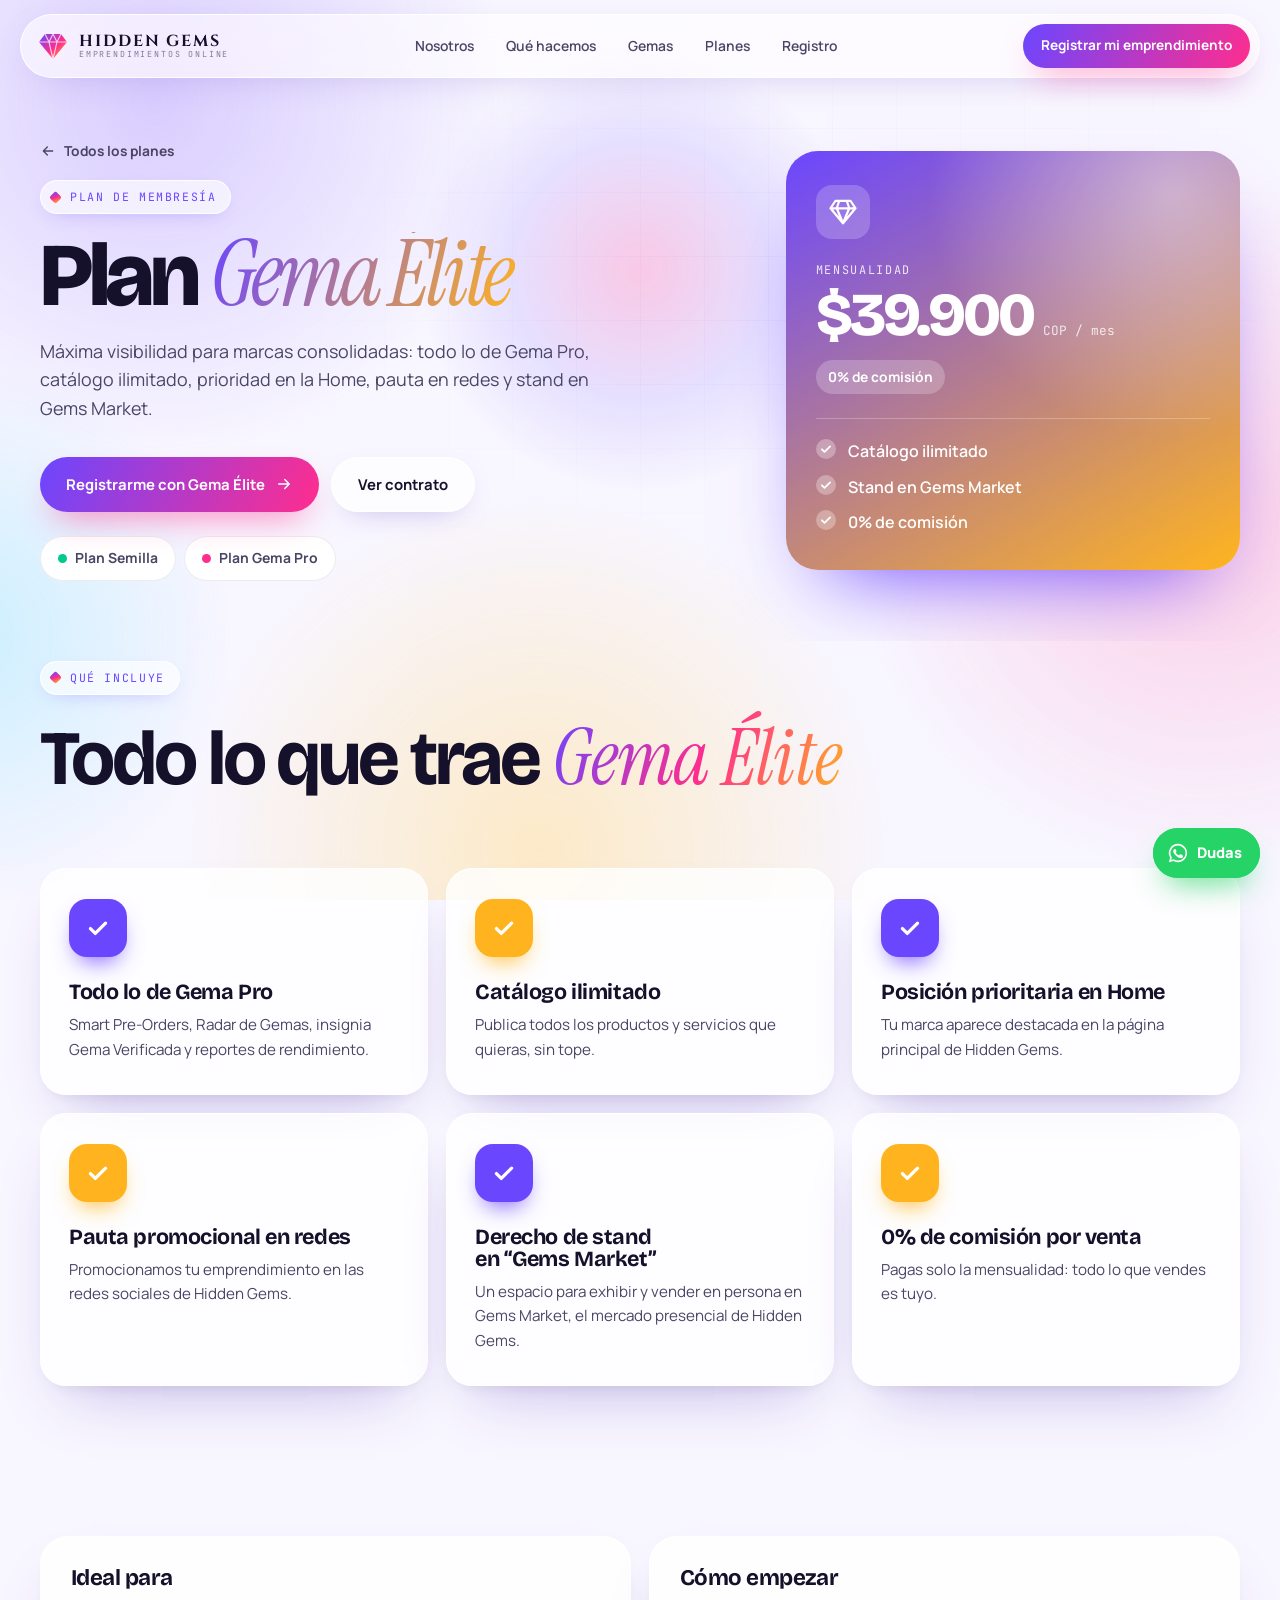
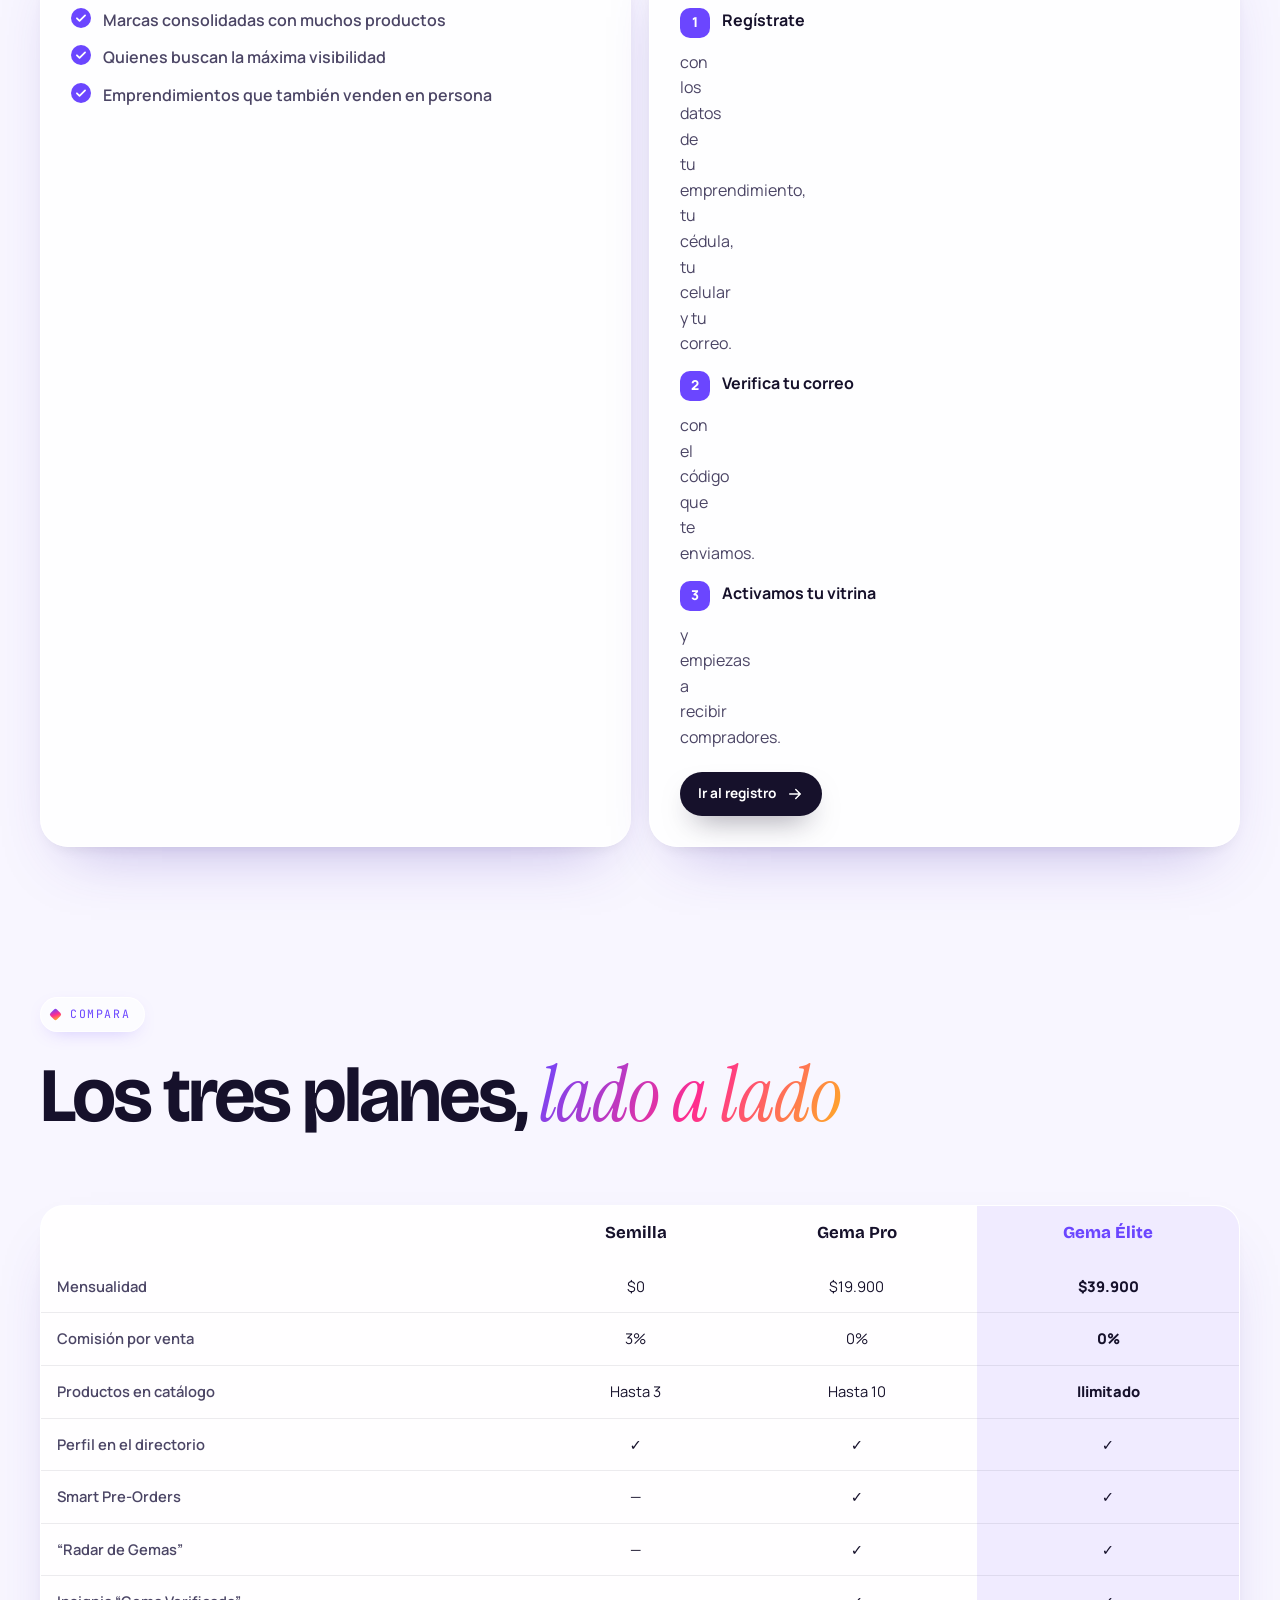
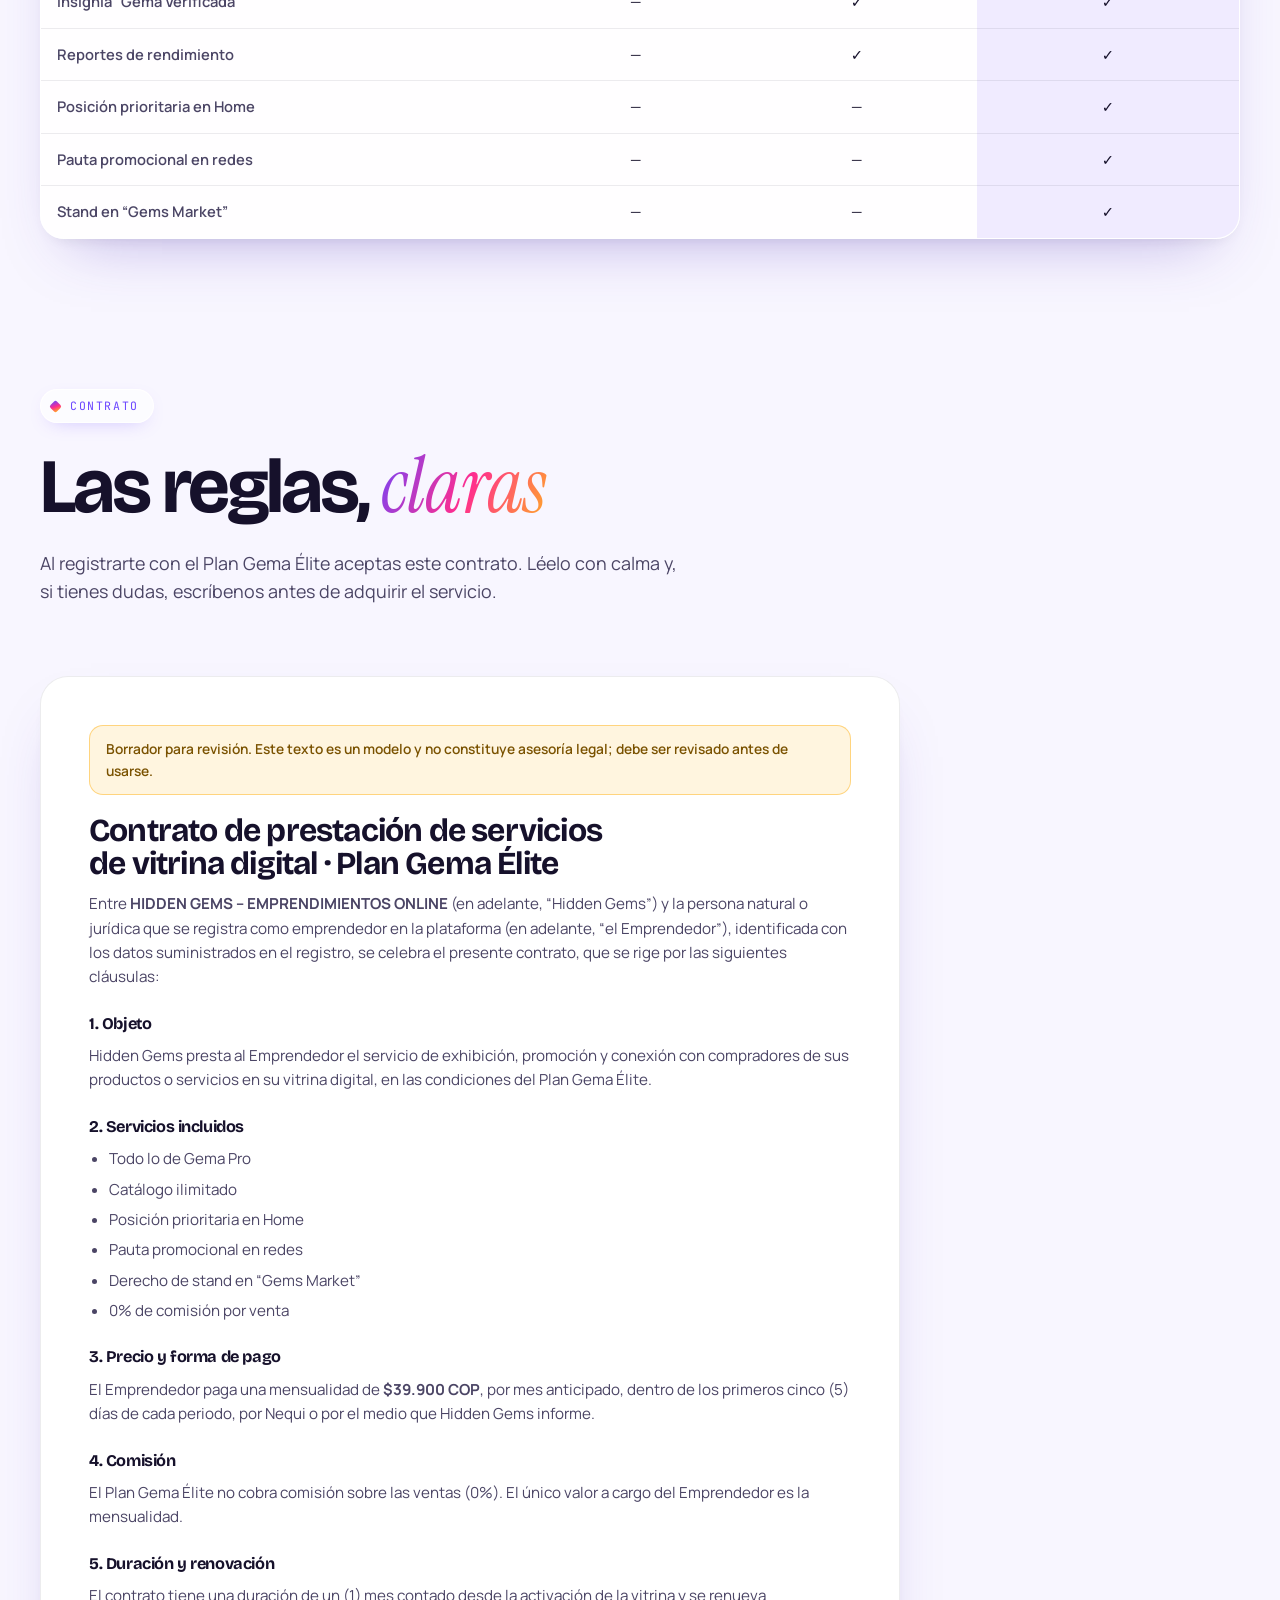
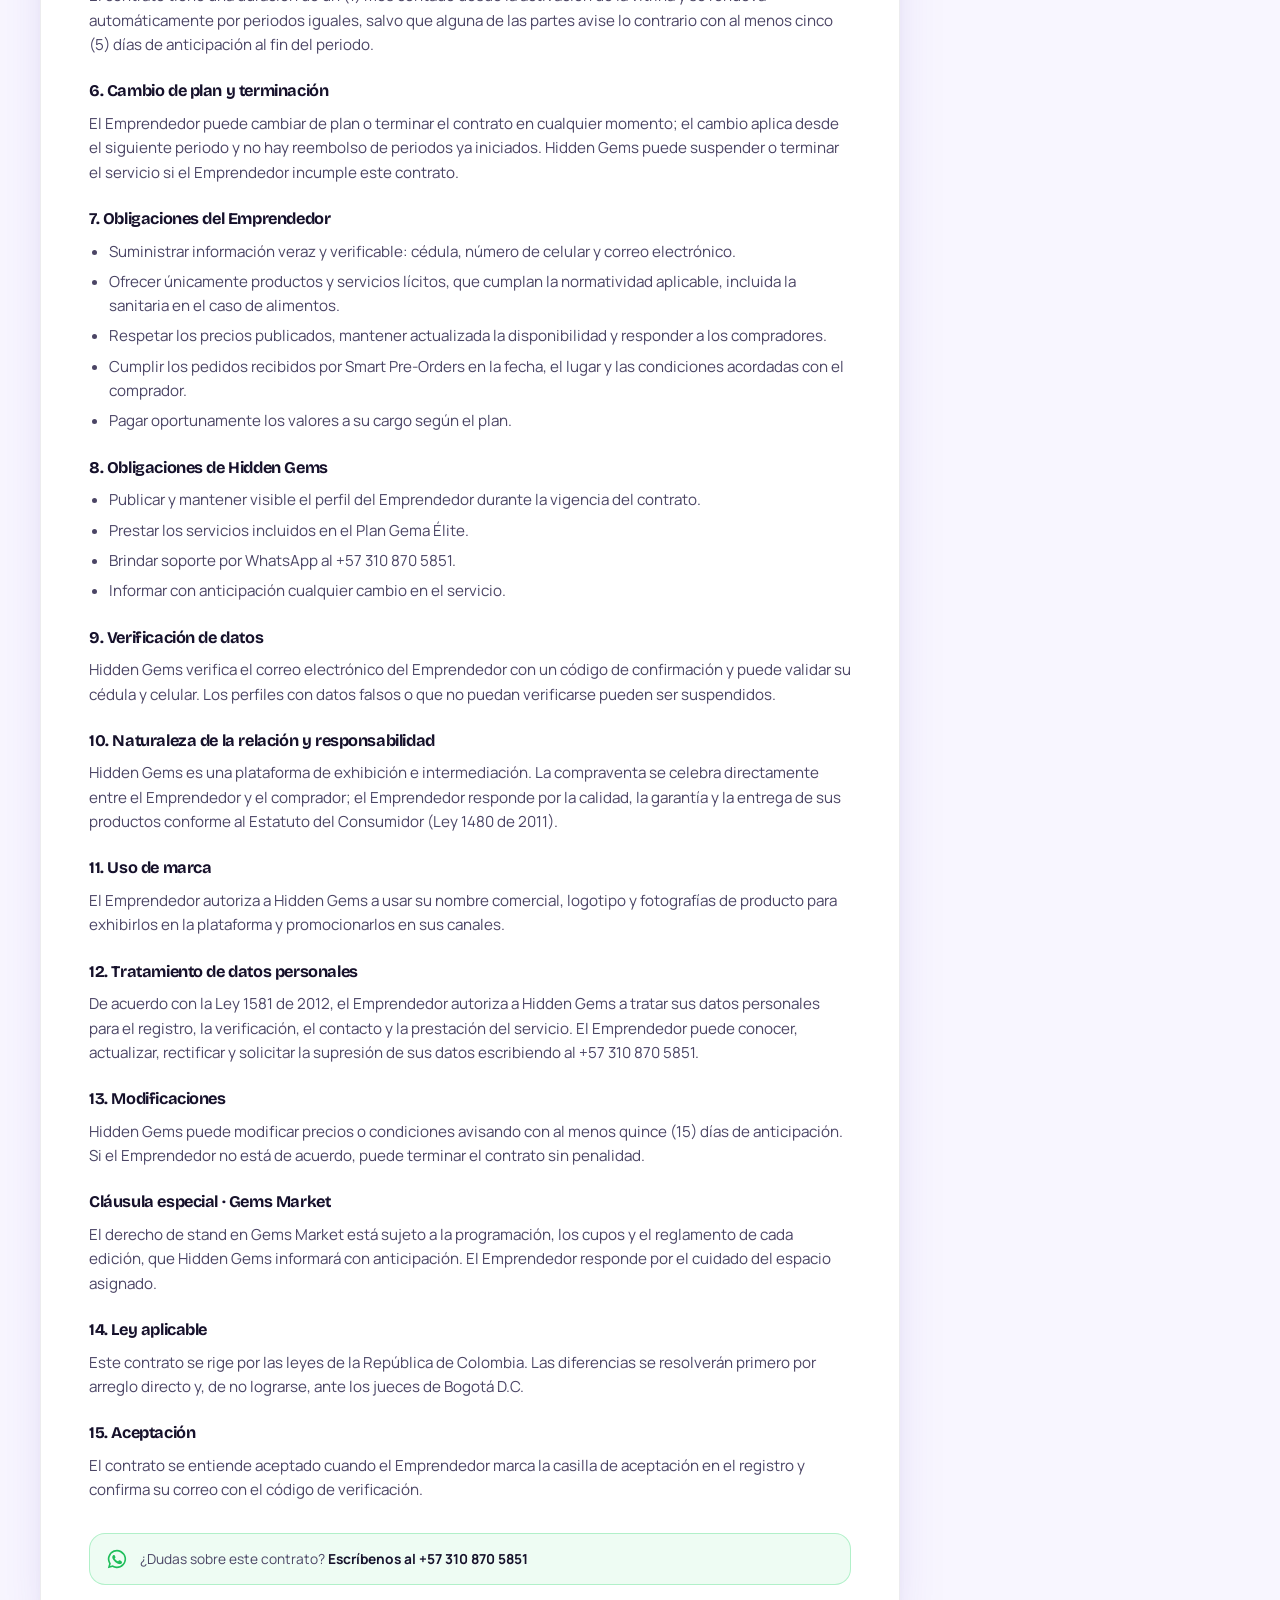
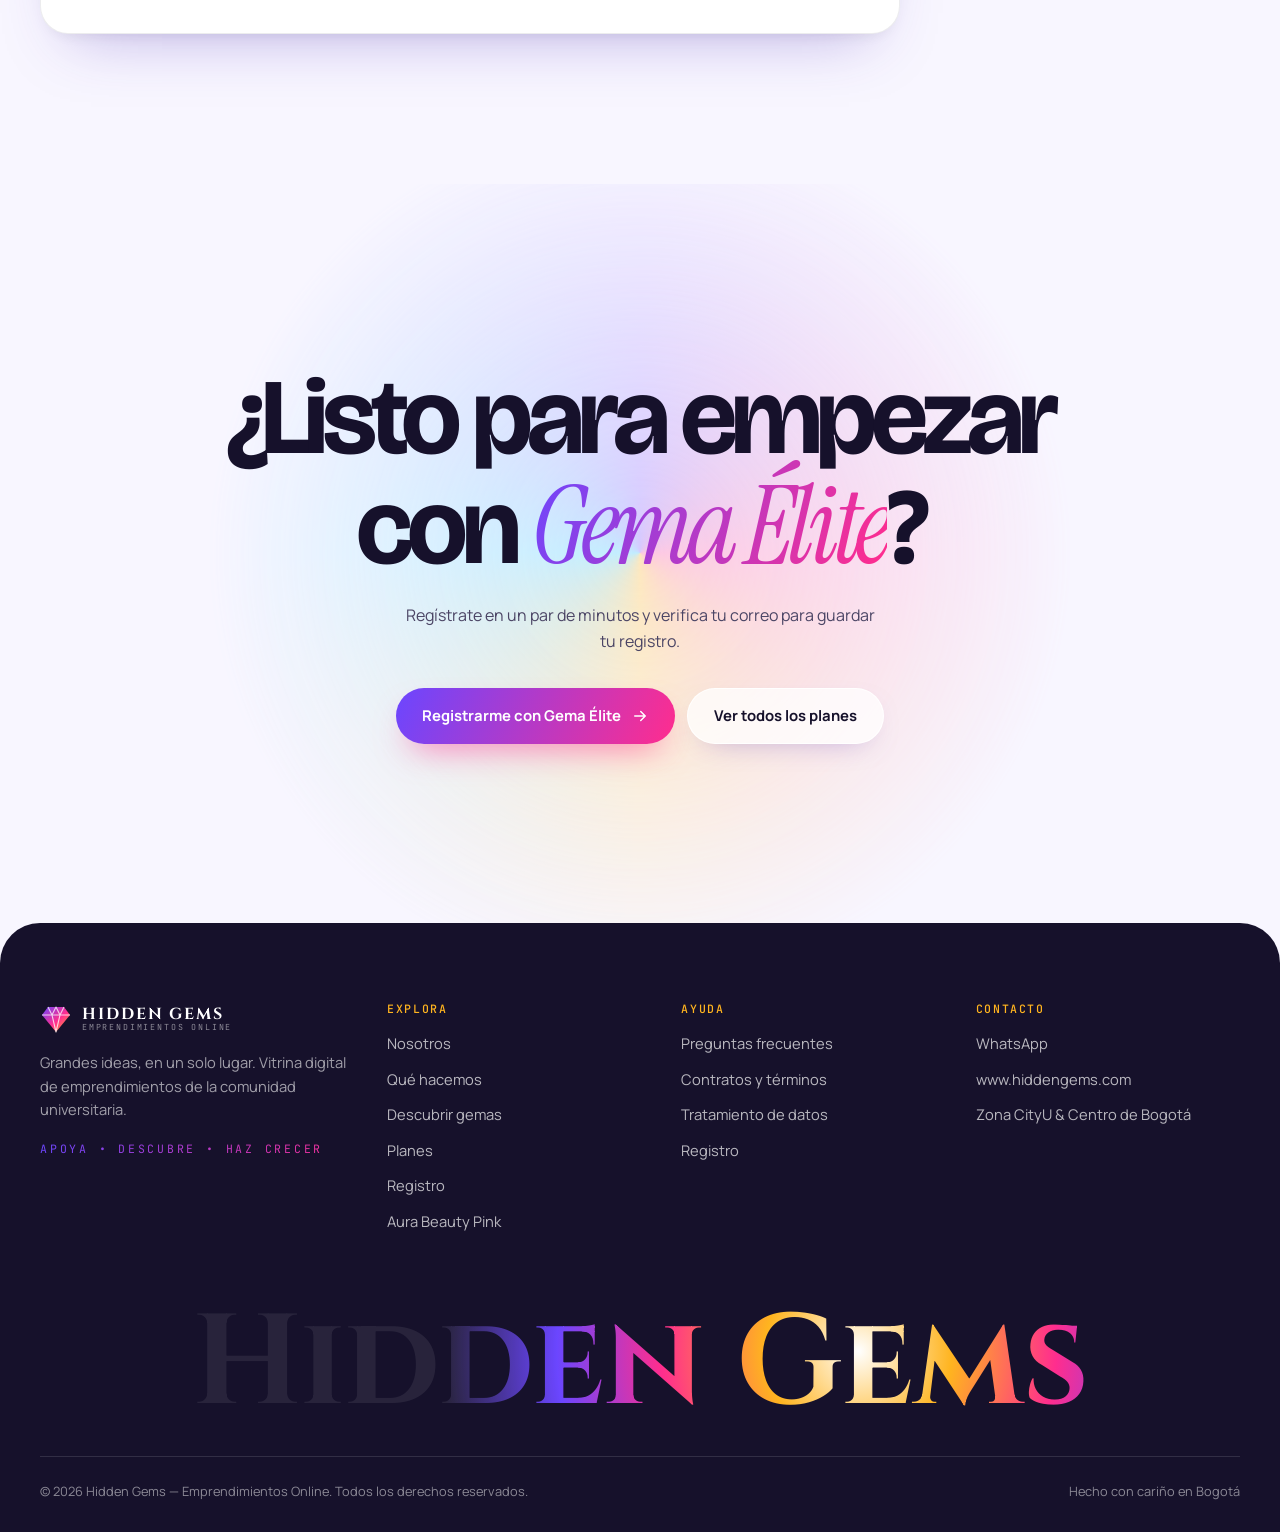
<file: plan-elite.html>
<!DOCTYPE html>
<html lang="es">
<head>
<meta charset="UTF-8">
<meta name="viewport" content="width=device-width, initial-scale=1.0, viewport-fit=cover">
<title>Plan Gema Élite · Hidden Gems</title>
<meta name="description" content="Plan Gema Élite de Hidden Gems: qué incluye, precio, comparación de planes y contrato.">
<meta name="theme-color" content="#f8f6ff">
<link rel="preconnect" href="https://fonts.googleapis.com">
<link rel="preconnect" href="https://fonts.gstatic.com" crossorigin>
<link href="https://fonts.googleapis.com/css2?family=Bricolage+Grotesque:opsz,wght@12..96,400..800&family=Instrument+Serif:ital@0;1&family=Manrope:wght@400;500;600;700;800&family=JetBrains+Mono:wght@400;500&family=Cinzel:wght@600;700&display=swap" rel="stylesheet">
<link rel="stylesheet" href="styles.css?v=20261126">
<script>document.documentElement.classList.add('js');</script>
</head>
<body class="plan-page" style="--pc:#6b46ff;--pc2:#ffb41f">
<!-- Sprite -->
<svg width="0" height="0" style="position:absolute" aria-hidden="true">
  <defs>
    <linearGradient id="gg" x1="0" y1="0" x2="1" y2="1"><stop offset="0" stop-color="#6b46ff"/><stop offset=".55" stop-color="#ff2d8e"/><stop offset="1" stop-color="#ffb41f"/></linearGradient>
    <linearGradient id="sg" x1="0" y1="0" x2="1" y2="1"><stop offset="0" stop-color="#6b46ff"/><stop offset=".55" stop-color="#ff2d8e"/><stop offset="1" stop-color="#ffb41f"/></linearGradient>
    <linearGradient id="tg" x1="0" y1="0" x2="1" y2="1"><stop offset="0" stop-color="#6b46ff"/><stop offset="1" stop-color="#ff2d8e"/></linearGradient>
  </defs>
  <symbol id="i-arrow" viewBox="0 0 24 24"><path d="M5 12h14M13 6l6 6-6 6" fill="none" stroke="currentColor" stroke-width="2" stroke-linecap="round" stroke-linejoin="round"/></symbol>
  <symbol id="i-heart" viewBox="0 0 24 24"><path d="M12 20.5s-7.5-4.6-9.3-9.2C1.4 7.9 3.6 4.5 7 4.5c2 0 3.6 1.1 5 3 1.4-1.9 3-3 5-3 3.4 0 5.6 3.4 4.3 6.8-1.8 4.6-9.3 9.2-9.3 9.2z"/></symbol>
  <symbol id="i-check" viewBox="0 0 24 24"><path d="M5 12.5l4.5 4.5L19 7.5" fill="none" stroke="currentColor" stroke-width="3" stroke-linecap="round" stroke-linejoin="round"/></symbol>
  <symbol id="i-gem" viewBox="0 0 24 24"><path d="M6 3h12l4 6-10 12L2 9z M2 9h20 M9 3l-2 6 5 12 5-12-2-6" fill="none" stroke="currentColor" stroke-width="1.8" stroke-linejoin="round"/></symbol>
  <symbol id="i-wa" viewBox="0 0 24 24"><path fill="currentColor" d="M12 2a10 10 0 0 0-8.6 15.1L2 22l5-1.3A10 10 0 1 0 12 2zm0 18.2a8.2 8.2 0 0 1-4.2-1.1l-.3-.2-3 .8.8-2.9-.2-.3A8.2 8.2 0 1 1 12 20.2zm4.5-6.1c-.2-.1-1.5-.7-1.7-.8-.2-.1-.4-.1-.6.1l-.8 1c-.1.2-.3.2-.5.1a6.7 6.7 0 0 1-3.3-2.9c-.2-.4.2-.4.7-1.3.1-.2 0-.3 0-.4l-.8-1.8c-.2-.5-.4-.4-.6-.4h-.5a1 1 0 0 0-.7.3 3 3 0 0 0-.9 2.2 5.2 5.2 0 0 0 1.1 2.7 11.8 11.8 0 0 0 4.5 4c1.7.7 2.3.8 3.2.6.5-.1 1.5-.6 1.7-1.2.2-.6.2-1.1.2-1.2-.1-.1-.2-.2-.5-.3z"/></symbol>
  <symbol id="i-eye" viewBox="0 0 24 24"><path d="M2 12s3.6-7 10-7 10 7 10 7-3.6 7-10 7S2 12 2 12z" fill="none" stroke="currentColor" stroke-width="2"/><circle cx="12" cy="12" r="3" fill="none" stroke="currentColor" stroke-width="2"/></symbol>
  <symbol id="i-search" viewBox="0 0 24 24"><circle cx="11" cy="11" r="7" fill="none" stroke="currentColor" stroke-width="2"/><path d="M20 20l-3.5-3.5" stroke="currentColor" stroke-width="2" stroke-linecap="round"/></symbol>
  <symbol id="i-pin" viewBox="0 0 24 24"><path d="M12 21s-7-6.2-7-11.5A7 7 0 0 1 19 9.5C19 14.8 12 21 12 21z" fill="none" stroke="currentColor" stroke-width="2"/><circle cx="12" cy="9.5" r="2.5" fill="none" stroke="currentColor" stroke-width="2"/></symbol>
  <symbol id="i-caret" viewBox="0 0 12 12"><path d="M2 4l4 4 4-4" fill="none" stroke="currentColor" stroke-width="1.6" stroke-linecap="round"/></symbol>
  <symbol id="i-up" viewBox="0 0 24 24"><path d="M12 19V5M6 11l6-6 6 6" fill="none" stroke="currentColor" stroke-width="2" stroke-linecap="round" stroke-linejoin="round"/></symbol>
  <symbol id="i-upload" viewBox="0 0 24 24"><path d="M12 16V4M7 9l5-5 5 5M4 16v3a1 1 0 0 0 1 1h14a1 1 0 0 0 1-1v-3" fill="none" stroke="currentColor" stroke-width="2" stroke-linecap="round" stroke-linejoin="round"/></symbol>
  <symbol id="i-spark" viewBox="0 0 24 24"><path d="M12 2l2.2 7.8L22 12l-7.8 2.2L12 22l-2.2-7.8L2 12l7.8-2.2z" fill="currentColor"/></symbol>
  <symbol id="i-chat" viewBox="0 0 24 24"><path d="M4 5h16v11H9l-5 4z" fill="none" stroke="currentColor" stroke-width="2" stroke-linejoin="round"/></symbol>
  <!-- product art (64x64) -->
  <symbol id="p-acc" viewBox="0 0 64 64"><path d="M16 8c3 14 9 20 16 22 7-2 13-8 16-22"/><path d="M22 34l10-6 10 6-10 22z"/><path d="M22 34h20M32 28l-4 6 4 22 4-22z"/><circle cx="32" cy="27" r="1.5"/></symbol>
  <symbol id="p-ill" viewBox="0 0 64 64"><rect x="8" y="12" width="40" height="32" rx="4"/><path d="M14 38l9-10 7 7 6-8 8 11"/><circle cx="20" cy="21" r="3"/><path d="M50 30l8-18M46 40l4-10 3 2-4 9z"/></symbol>
  <symbol id="p-cafe" viewBox="0 0 64 64"><path d="M14 26h32v12a12 12 0 0 1-12 12h-8a12 12 0 0 1-12-12z"/><path d="M46 30h4a6 6 0 0 1 0 12h-5"/><path d="M23 10q4 5 0 10M31 8q4 5 0 10M39 10q4 5 0 10"/><path d="M10 56h40"/></symbol>
  <symbol id="p-lap" viewBox="0 0 64 64"><rect x="12" y="12" width="40" height="26" rx="3"/><path d="M6 44h52l-4 6H10z"/><path d="M24 44l6-6h4l6 6"/><path d="M20 20h14M20 26h22M20 32h8"/></symbol>
  <symbol id="p-logo" viewBox="0 0 64 64"><path d="M32 6l14 22-14 30-14-30z"/><path d="M32 6v26"/><circle cx="32" cy="35" r="3.5"/><path d="M18 28h28"/><path d="M6 58h20M38 58h20"/></symbol>
  <symbol id="p-hood" viewBox="0 0 64 64"><path d="M22 10l-9 6-7 20 8 3 3-9v26h30V30l3 9 8-3-7-20-9-6q-10 10-20 0z"/><path d="M28 18v9M36 18v9"/><path d="M24 44h16"/></symbol>
  <symbol id="p-gift" viewBox="0 0 64 64"><rect x="10" y="26" width="44" height="10" rx="2"/><path d="M14 36v20h36V36"/><path d="M32 26v30"/><path d="M32 26c-6 0-14-2-14-8s8-6 14 8c6-14 14-14 14-8s-8 8-14 8z"/></symbol>
</svg>

<div class="aura" aria-hidden="true"><span class="blob blob--1"></span><span class="blob blob--2"></span><span class="blob blob--3"></span><span class="blob blob--4"></span><span class="blob blob--m"></span></div>
<div class="cursor" aria-hidden="true"><span class="cursor__label">Ver</span></div>
<div class="cursor-dot" aria-hidden="true"></div>
<div class="progress" aria-hidden="true"></div>

<header class="header" id="top">
  <nav class="nav" aria-label="Principal">
    <a class="logo" href="index.html" aria-label="Hidden Gems, inicio">
      <svg class="logo__mark" viewBox="0 0 32 32" aria-hidden="true"><path d="M8 4h16l6 8-14 17L2 12z" fill="url(#gg)"/><path d="M2 12h28M8 4l4 8 4 17 4-17 4-8M12 12l4-8 4 8" fill="none" stroke="#fff" stroke-opacity=".75" stroke-width="1.1" stroke-linejoin="round"/></svg>
      <span class="logo__txt"><span class="logo__name">Hidden Gems</span><span class="logo__sub">EMPRENDIMIENTOS ONLINE</span></span>
    </a>
    <ul class="nav__links">
      <li><a href="index.html#nosotros">Nosotros</a></li>
      <li><a href="index.html#que-hacemos">Qué hacemos</a></li>
      <li><a href="index.html#catalogo">Gemas</a></li>
      <li><a href="index.html#planes">Planes</a></li>
      <li><a href="index.html#registro">Registro</a></li>
      <li class="nav__pill" aria-hidden="true"></li>
    </ul>
    <div class="nav__actions">
      <button class="fav-pill" id="favPill" type="button" aria-label="Ver mis favoritos"><svg><use href="#i-heart"/></svg><span id="favCount">0</span></button>
      <a href="index.html#registro" class="btn btn--sm btn--grad magnetic">Registrar mi emprendimiento</a>
      <button class="burger" id="burger" type="button" aria-label="Abrir menú" aria-expanded="false" aria-controls="mmenu"><span></span><span></span></button>
    </div>
  </nav>
</header>

<div class="mmenu" id="mmenu" aria-hidden="true">
  <ol>
    <li><a href="index.html#nosotros"><small>01</small>Nosotros</a></li>
    <li><a href="index.html#que-hacemos"><small>02</small>Qué hacemos</a></li>
    <li><a href="index.html#catalogo"><small>03</small>Descubrir gemas</a></li>
    <li><a href="index.html#planes"><small>04</small>Planes</a></li>
    <li><a href="index.html#registro"><small>05</small>Registro</a></li>
    <li><a href="index.html#faq"><small>06</small>Preguntas</a></li>
    <li><a href="aura-beauty-pink.html"><small>07</small>Aura Beauty Pink</a></li>
  </ol>
  <div class="mmenu__cta">
    <a href="index.html#registro" class="btn btn--grad btn--block">Registrar mi emprendimiento</a>
    <a href="https://wa.me/573108705851" class="btn btn--ghost btn--block" target="_blank" rel="noopener">Dudas por WhatsApp</a>
  </div>
</div>

<main>
<section class="plan-hero" id="inicio">
  <div class="hero__grid" aria-hidden="true"></div>
  <div class="wrap plan-hero__inner">
    <div class="plan-hero__copy">
      <a class="back" href="index.html#planes"><svg><use href="#i-arrow"/></svg>Todos los planes</a>
      <span class="eyebrow">Plan de membresía</span>
      <h1 class="split" data-split>Plan <em class="gt">Gema Élite</em></h1>
      <p class="lede">Máxima visibilidad para marcas consolidadas: todo lo de Gema Pro, catálogo ilimitado, prioridad en la Home, pauta en redes y stand en Gems Market.</p>
      <div class="hero__ctas">
        <a href="index.html?plan=elite#registro" class="btn btn--grad magnetic">Registrarme con Gema Élite <svg><use href="#i-arrow"/></svg></a>
        <a href="#contrato" class="btn btn--ghost magnetic">Ver contrato</a>
      </div>
      <div class="chips plan-others"><a class="chip" style="--c:#00c98e" href="plan-semilla.html"><i></i>Plan Semilla</a><a class="chip" style="--c:#ff2d8e" href="plan-pro.html"><i></i>Plan Gema Pro</a></div>
    </div>
    <div class="price-card reveal reveal--pop">
      <svg class="price-card__gem" viewBox="0 0 24 24" aria-hidden="true"><use href="#i-gem"/></svg>
      <p class="price-card__lbl">Mensualidad</p>
      <p class="price-card__price">$39.900 <small>COP / mes</small></p>
      <p class="price-card__fee">0% de comisión</p>
      <ul><li><svg><use href="#i-check"/></svg>Catálogo ilimitado</li><li><svg><use href="#i-check"/></svg>Stand en Gems Market</li><li><svg><use href="#i-check"/></svg>0% de comisión</li></ul>
    </div>
  </div>
</section>

<section class="section" id="incluye" style="padding-top:20px">
  <div class="wrap">
    <div class="sec-head">
      <span class="eyebrow reveal">Qué incluye</span>
      <h2 class="h2 reveal">Todo lo que trae <em>Gema Élite</em></h2>
    </div>
    <div class="feat"><article class="benefit reveal" style="--c:#6b46ff;--d:0.00s"><span class="benefit__ico"><svg><use href="#i-check"/></svg></span><h3>Todo lo de Gema Pro</h3><p>Smart Pre-Orders, Radar de Gemas, insignia Gema Verificada y reportes de rendimiento.</p></article><article class="benefit reveal" style="--c:#ffb41f;--d:0.08s"><span class="benefit__ico"><svg><use href="#i-check"/></svg></span><h3>Catálogo ilimitado</h3><p>Publica todos los productos y servicios que quieras, sin tope.</p></article><article class="benefit reveal" style="--c:#6b46ff;--d:0.16s"><span class="benefit__ico"><svg><use href="#i-check"/></svg></span><h3>Posición prioritaria en Home</h3><p>Tu marca aparece destacada en la página principal de Hidden Gems.</p></article><article class="benefit reveal" style="--c:#ffb41f;--d:0.00s"><span class="benefit__ico"><svg><use href="#i-check"/></svg></span><h3>Pauta promocional en redes</h3><p>Promocionamos tu emprendimiento en las redes sociales de Hidden Gems.</p></article><article class="benefit reveal" style="--c:#6b46ff;--d:0.08s"><span class="benefit__ico"><svg><use href="#i-check"/></svg></span><h3>Derecho de stand en “Gems Market”</h3><p>Un espacio para exhibir y vender en persona en Gems Market, el mercado presencial de Hidden Gems.</p></article><article class="benefit reveal" style="--c:#ffb41f;--d:0.16s"><span class="benefit__ico"><svg><use href="#i-check"/></svg></span><h3>0% de comisión por venta</h3><p>Pagas solo la mensualidad: todo lo que vendes es tuyo.</p></article></div>
  </div>
</section>

<section class="section" id="ideal" style="padding-top:0">
  <div class="wrap ideal">
    <div class="ideal__box reveal">
      <h3>Ideal para</h3>
      <ul class="ticks"><li><svg><use href="#i-check"/></svg>Marcas consolidadas con muchos productos</li><li><svg><use href="#i-check"/></svg>Quienes buscan la máxima visibilidad</li><li><svg><use href="#i-check"/></svg>Emprendimientos que también venden en persona</li></ul>
    </div>
    <div class="ideal__box reveal" style="--d:.1s">
      <h3>Cómo empezar</h3>
      <ol class="mini-steps"><li><b>Regístrate</b> con los datos de tu emprendimiento, tu cédula, tu celular y tu correo.</li><li><b>Verifica tu correo</b> con el código que te enviamos.</li><li><b>Activamos tu vitrina</b> y empiezas a recibir compradores.</li></ol>
      <a class="btn btn--sm magnetic" href="index.html?plan=elite#registro">Ir al registro <svg><use href="#i-arrow"/></svg></a>
    </div>
  </div>
</section>

<section class="section" id="comparar" style="padding-top:0">
  <div class="wrap">
    <div class="sec-head">
      <span class="eyebrow reveal">Compara</span>
      <h2 class="h2 reveal">Los tres planes, <em>lado a lado</em></h2>
    </div>
    <div class="compare reveal"><table><thead><tr><th scope="col"><span class="sr">Característica</span></th><th scope="col" class=""><a href="plan-semilla.html">Semilla</a></th><th scope="col" class=""><a href="plan-pro.html">Gema Pro</a></th><th scope="col" class="is-cur"><a href="plan-elite.html">Gema Élite</a></th></tr></thead><tbody><tr><th scope="row">Mensualidad</th><td class="">$0</td><td class="">$19.900</td><td class="is-cur">$39.900</td></tr><tr><th scope="row">Comisión por venta</th><td class="">3%</td><td class="">0%</td><td class="is-cur">0%</td></tr><tr><th scope="row">Productos en catálogo</th><td class="">Hasta 3</td><td class="">Hasta 10</td><td class="is-cur">Ilimitado</td></tr><tr><th scope="row">Perfil en el directorio</th><td class="">✓</td><td class="">✓</td><td class="is-cur">✓</td></tr><tr><th scope="row">Smart Pre-Orders</th><td class="">—</td><td class="">✓</td><td class="is-cur">✓</td></tr><tr><th scope="row">“Radar de Gemas”</th><td class="">—</td><td class="">✓</td><td class="is-cur">✓</td></tr><tr><th scope="row">Insignia “Gema Verificada”</th><td class="">—</td><td class="">✓</td><td class="is-cur">✓</td></tr><tr><th scope="row">Reportes de rendimiento</th><td class="">—</td><td class="">✓</td><td class="is-cur">✓</td></tr><tr><th scope="row">Posición prioritaria en Home</th><td class="">—</td><td class="">—</td><td class="is-cur">✓</td></tr><tr><th scope="row">Pauta promocional en redes</th><td class="">—</td><td class="">—</td><td class="is-cur">✓</td></tr><tr><th scope="row">Stand en “Gems Market”</th><td class="">—</td><td class="">—</td><td class="is-cur">✓</td></tr></tbody></table></div>
  </div>
</section>

<section class="section" id="contrato" style="padding-top:0">
  <div class="wrap">
    <div class="sec-head">
      <span class="eyebrow reveal">Contrato</span>
      <h2 class="h2 reveal">Las reglas, <em>claras</em></h2>
      <p class="lede reveal">Al registrarte con el Plan Gema Élite aceptas este contrato. Léelo con calma y, si tienes dudas, escríbenos antes de adquirir el servicio.</p>
    </div>
    <article class="contract reveal">
      <p class="contract__draft">Borrador para revisión. Este texto es un modelo y no constituye asesoría legal; debe ser revisado antes de usarse.</p>
      <h2 class="contract__title">Contrato de prestación de servicios de vitrina digital · Plan Gema Élite</h2>
      <p>Entre <b>HIDDEN GEMS – EMPRENDIMIENTOS ONLINE</b> (en adelante, “Hidden Gems”) y la persona natural o jurídica que se registra como emprendedor en la plataforma (en adelante, “el Emprendedor”), identificada con los datos suministrados en el registro, se celebra el presente contrato, que se rige por las siguientes cláusulas:</p>
      <h3>1. Objeto</h3><p>Hidden Gems presta al Emprendedor el servicio de exhibición, promoción y conexión con compradores de sus productos o servicios en su vitrina digital, en las condiciones del Plan Gema Élite.</p>
      <h3>2. Servicios incluidos</h3><ul><li>Todo lo de Gema Pro</li><li>Catálogo ilimitado</li><li>Posición prioritaria en Home</li><li>Pauta promocional en redes</li><li>Derecho de stand en “Gems Market”</li><li>0% de comisión por venta</li></ul>
      <h3>3. Precio y forma de pago</h3><p>El Emprendedor paga una mensualidad de <b>$39.900 COP</b>, por mes anticipado, dentro de los primeros cinco (5) días de cada periodo, por Nequi o por el medio que Hidden Gems informe.</p>
      <h3>4. Comisión</h3><p>El Plan Gema Élite no cobra comisión sobre las ventas (0%). El único valor a cargo del Emprendedor es la mensualidad.</p>
      <h3>5. Duración y renovación</h3><p>El contrato tiene una duración de un (1) mes contado desde la activación de la vitrina y se renueva automáticamente por periodos iguales, salvo que alguna de las partes avise lo contrario con al menos cinco (5) días de anticipación al fin del periodo.</p>
      <h3>6. Cambio de plan y terminación</h3><p>El Emprendedor puede cambiar de plan o terminar el contrato en cualquier momento; el cambio aplica desde el siguiente periodo y no hay reembolso de periodos ya iniciados. Hidden Gems puede suspender o terminar el servicio si el Emprendedor incumple este contrato.</p>
      <h3>7. Obligaciones del Emprendedor</h3><ul>
        <li>Suministrar información veraz y verificable: cédula, número de celular y correo electrónico.</li>
        <li>Ofrecer únicamente productos y servicios lícitos, que cumplan la normatividad aplicable, incluida la sanitaria en el caso de alimentos.</li>
        <li>Respetar los precios publicados, mantener actualizada la disponibilidad y responder a los compradores.</li><li>Cumplir los pedidos recibidos por Smart Pre-Orders en la fecha, el lugar y las condiciones acordadas con el comprador.</li>
        <li>Pagar oportunamente los valores a su cargo según el plan.</li></ul>
      <h3>8. Obligaciones de Hidden Gems</h3><ul>
        <li>Publicar y mantener visible el perfil del Emprendedor durante la vigencia del contrato.</li>
        <li>Prestar los servicios incluidos en el Plan Gema Élite.</li>
        <li>Brindar soporte por WhatsApp al +57 310 870 5851.</li>
        <li>Informar con anticipación cualquier cambio en el servicio.</li></ul>
      <h3>9. Verificación de datos</h3><p>Hidden Gems verifica el correo electrónico del Emprendedor con un código de confirmación y puede validar su cédula y celular. Los perfiles con datos falsos o que no puedan verificarse pueden ser suspendidos.</p>
      <h3>10. Naturaleza de la relación y responsabilidad</h3><p>Hidden Gems es una plataforma de exhibición e intermediación. La compraventa se celebra directamente entre el Emprendedor y el comprador; el Emprendedor responde por la calidad, la garantía y la entrega de sus productos conforme al Estatuto del Consumidor (Ley 1480 de 2011).</p>
      <h3>11. Uso de marca</h3><p>El Emprendedor autoriza a Hidden Gems a usar su nombre comercial, logotipo y fotografías de producto para exhibirlos en la plataforma y promocionarlos en sus canales.</p>
      <h3 id="datos">12. Tratamiento de datos personales</h3><p>De acuerdo con la Ley 1581 de 2012, el Emprendedor autoriza a Hidden Gems a tratar sus datos personales para el registro, la verificación, el contacto y la prestación del servicio. El Emprendedor puede conocer, actualizar, rectificar y solicitar la supresión de sus datos escribiendo al +57 310 870 5851.</p>
      <h3>13. Modificaciones</h3><p>Hidden Gems puede modificar precios o condiciones avisando con al menos quince (15) días de anticipación. Si el Emprendedor no está de acuerdo, puede terminar el contrato sin penalidad.</p>
      <h3>Cláusula especial · Gems Market</h3><p>El derecho de stand en Gems Market está sujeto a la programación, los cupos y el reglamento de cada edición, que Hidden Gems informará con anticipación. El Emprendedor responde por el cuidado del espacio asignado.</p>
      <h3>14. Ley aplicable</h3><p>Este contrato se rige por las leyes de la República de Colombia. Las diferencias se resolverán primero por arreglo directo y, de no lograrse, ante los jueces de Bogotá D.C.</p>
      <h3>15. Aceptación</h3><p>El contrato se entiende aceptado cuando el Emprendedor marca la casilla de aceptación en el registro y confirma su correo con el código de verificación.</p>

      <a class="terms-help" href="https://wa.me/573108705851?text=Hola%20Hidden%20Gems%2C%20tengo%20dudas%20sobre%20el%20Plan%20Gema%20%C3%89lite%20antes%20de%20adquirirlo." target="_blank" rel="noopener"><svg><use href="#i-wa"/></svg><span>¿Dudas sobre este contrato? <b>Escríbenos al +57 310 870 5851</b></span></a>
    </article>
  </div>
</section>

<section class="cta-band">
  <div class="cta-band__glow" aria-hidden="true"></div>
  <div class="wrap">
    <h2 class="reveal">¿Listo para empezar con <em class="gt">Gema Élite</em>?</h2>
    <p class="reveal">Regístrate en un par de minutos y verifica tu correo para guardar tu registro.</p>
    <div class="hero__ctas reveal">
      <a href="index.html?plan=elite#registro" class="btn btn--grad magnetic">Registrarme con Gema Élite <svg><use href="#i-arrow"/></svg></a>
      <a href="index.html#planes" class="btn btn--ghost magnetic">Ver todos los planes</a>
    </div>
  </div>
</section>
</main>

<footer class="footer">
  <div class="wrap">
    <div class="footer__top">
      <div>
        <a class="logo" href="index.html#inicio"><svg class="logo__mark" viewBox="0 0 32 32" aria-hidden="true"><path d="M8 4h16l6 8-14 17L2 12z" fill="url(#gg)"/><path d="M2 12h28M8 4l4 8 4 17 4-17 4-8M12 12l4-8 4 8" fill="none" stroke="#fff" stroke-opacity=".75" stroke-width="1.1" stroke-linejoin="round"/></svg><span class="logo__txt"><span class="logo__name">Hidden Gems</span><span class="logo__sub">EMPRENDIMIENTOS ONLINE</span></span></a>
        <p class="footer__blurb">Grandes ideas, en un solo lugar. Vitrina digital de emprendimientos de la comunidad universitaria.</p>
        <p class="footer__slogan gt">APOYA • DESCUBRE • HAZ CRECER</p>
      </div>
      <div><h4>Explora</h4><ul><li><a href="index.html#nosotros">Nosotros</a></li><li><a href="index.html#que-hacemos">Qué hacemos</a></li><li><a href="index.html#catalogo">Descubrir gemas</a></li><li><a href="index.html#planes">Planes</a></li><li><a href="index.html#registro">Registro</a></li><li><a href="aura-beauty-pink.html">Aura Beauty Pink</a></li></ul></div>
      <div><h4>Ayuda</h4><ul><li><a href="index.html#faq">Preguntas frecuentes</a></li><li><a href="plan-pro.html#contrato">Contratos y términos</a></li><li><a href="plan-pro.html#datos">Tratamiento de datos</a></li><li><a href="index.html#registro">Registro</a></li></ul></div>
      <div><h4>Contacto</h4><ul><li><a href="https://wa.me/573108705851" target="_blank" rel="noopener">WhatsApp</a></li><li><a href="https://www.hiddengems.com" target="_blank" rel="noopener">www.hiddengems.com</a></li><li><a href="index.html#nosotros">Zona CityU &amp; Centro de Bogotá</a></li></ul></div>
    </div>
    <div class="wordmark" id="wordmark" aria-hidden="true">Hidden Gems</div>
    <div class="footer__bottom"><span>© 2026 Hidden Gems — Emprendimientos Online. Todos los derechos reservados.</span><span>Hecho con cariño en Bogotá</span></div>
  </div>
</footer>

<div class="toasts" id="toasts" aria-live="polite"></div>
<a class="dudas" href="https://wa.me/573108705851?text=Hola%20Hidden%20Gems%2C%20tengo%20una%20duda%3A" target="_blank" rel="noopener" aria-label="Dudas: escríbenos por WhatsApp"><svg viewBox="0 0 24 24" aria-hidden="true"><path fill="currentColor" d="M12 2a10 10 0 0 0-8.6 15.1L2 22l5-1.3A10 10 0 1 0 12 2zm0 18.2a8.2 8.2 0 0 1-4.2-1.1l-.3-.2-3 .8.8-2.9-.2-.3A8.2 8.2 0 1 1 12 20.2zm4.5-6.1c-.2-.1-1.5-.7-1.7-.8-.2-.1-.4-.1-.6.1l-.8 1c-.1.2-.3.2-.5.1a6.7 6.7 0 0 1-3.3-2.9c-.2-.4.2-.4.7-1.3.1-.2 0-.3 0-.4l-.8-1.8c-.2-.5-.4-.4-.6-.4h-.5a1 1 0 0 0-.7.3 3 3 0 0 0-.9 2.2 5.2 5.2 0 0 0 1.1 2.7 11.8 11.8 0 0 0 4.5 4c1.7.7 2.3.8 3.2.6.5-.1 1.5-.6 1.7-1.2.2-.6.2-1.1.2-1.2-.1-.1-.2-.2-.5-.3z"/></svg><span>Dudas</span></a>
<a href="#inicio" class="totop" id="totop" aria-label="Volver arriba"><svg class="ring" viewBox="0 0 54 54" aria-hidden="true"><circle cx="27" cy="27" r="25" id="totopRing" stroke-dasharray="157" stroke-dashoffset="157"/></svg><svg viewBox="0 0 24 24" aria-hidden="true"><path d="M12 19V5M6 11l6-6 6 6" fill="none" stroke="currentColor" stroke-width="2" stroke-linecap="round" stroke-linejoin="round"/></svg></a>
<script src="main.js?v=20261126" defer></script>
</body>
</html>
</file>
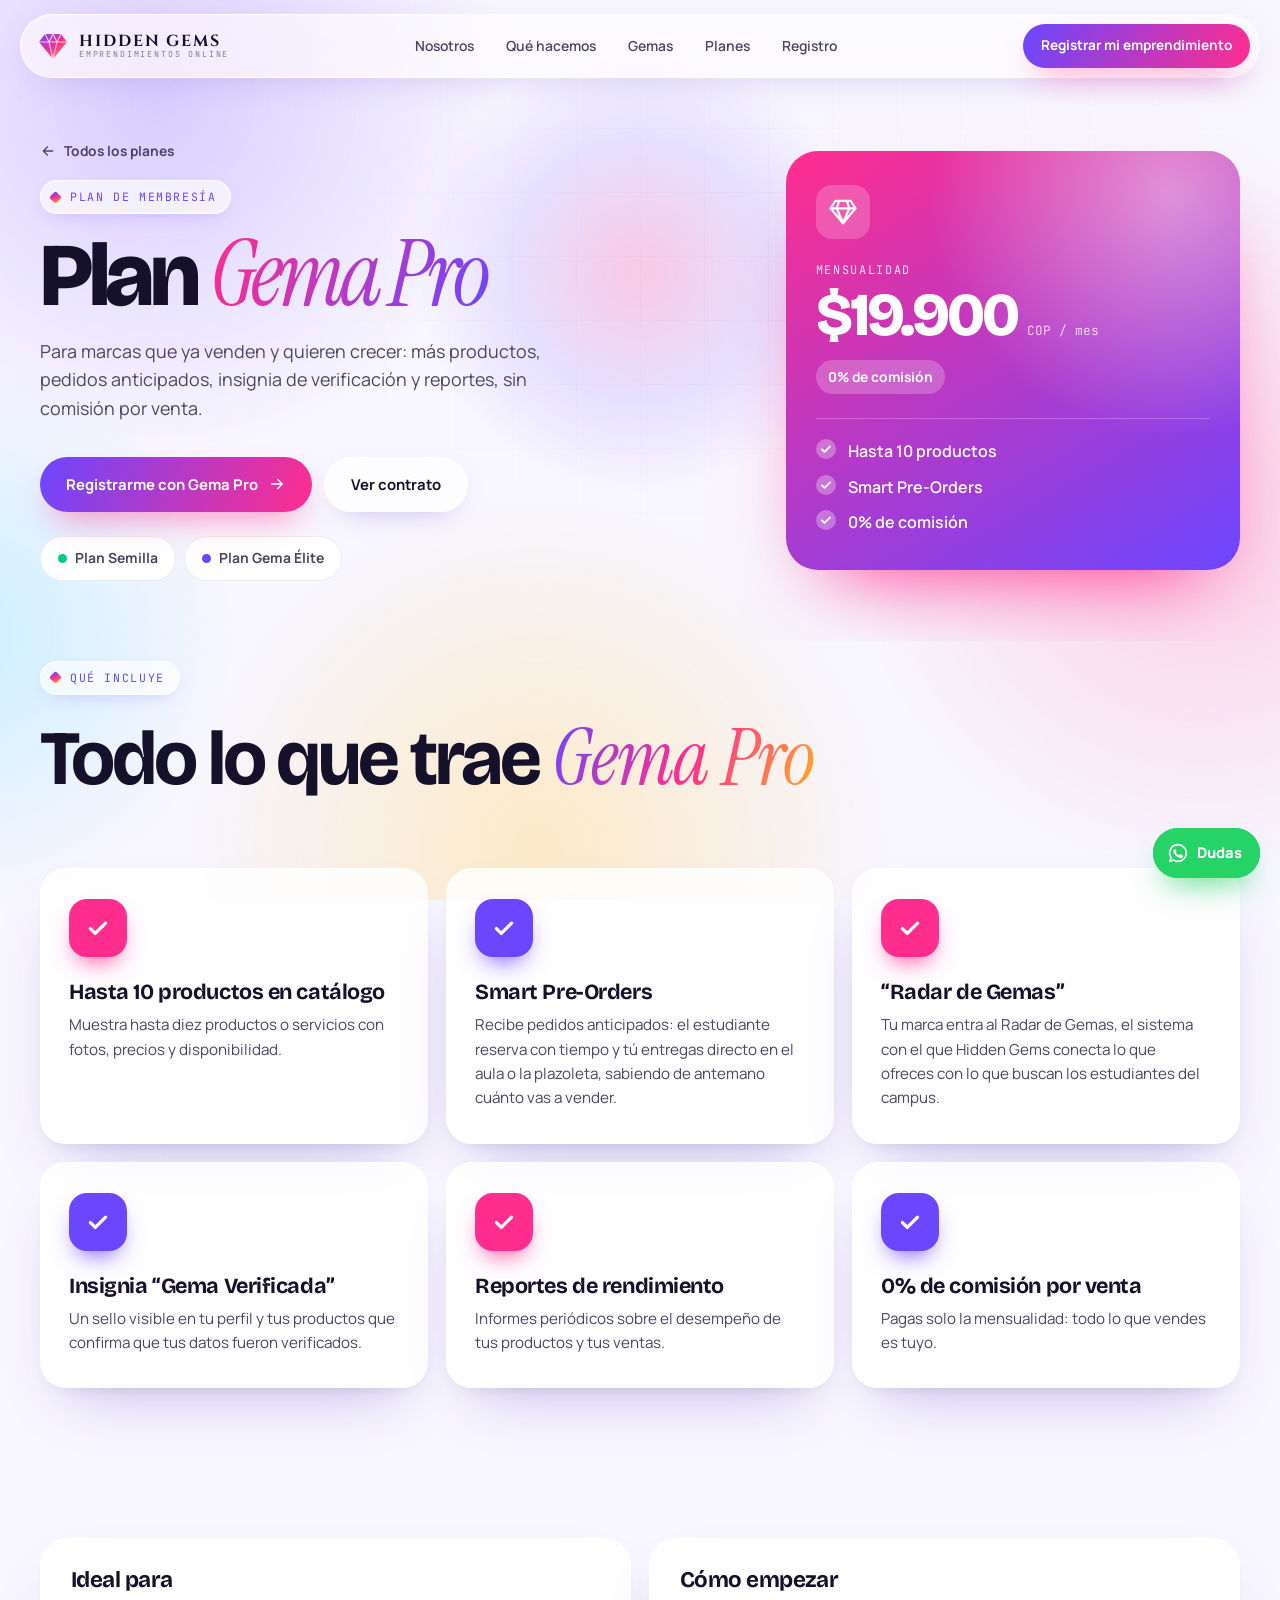
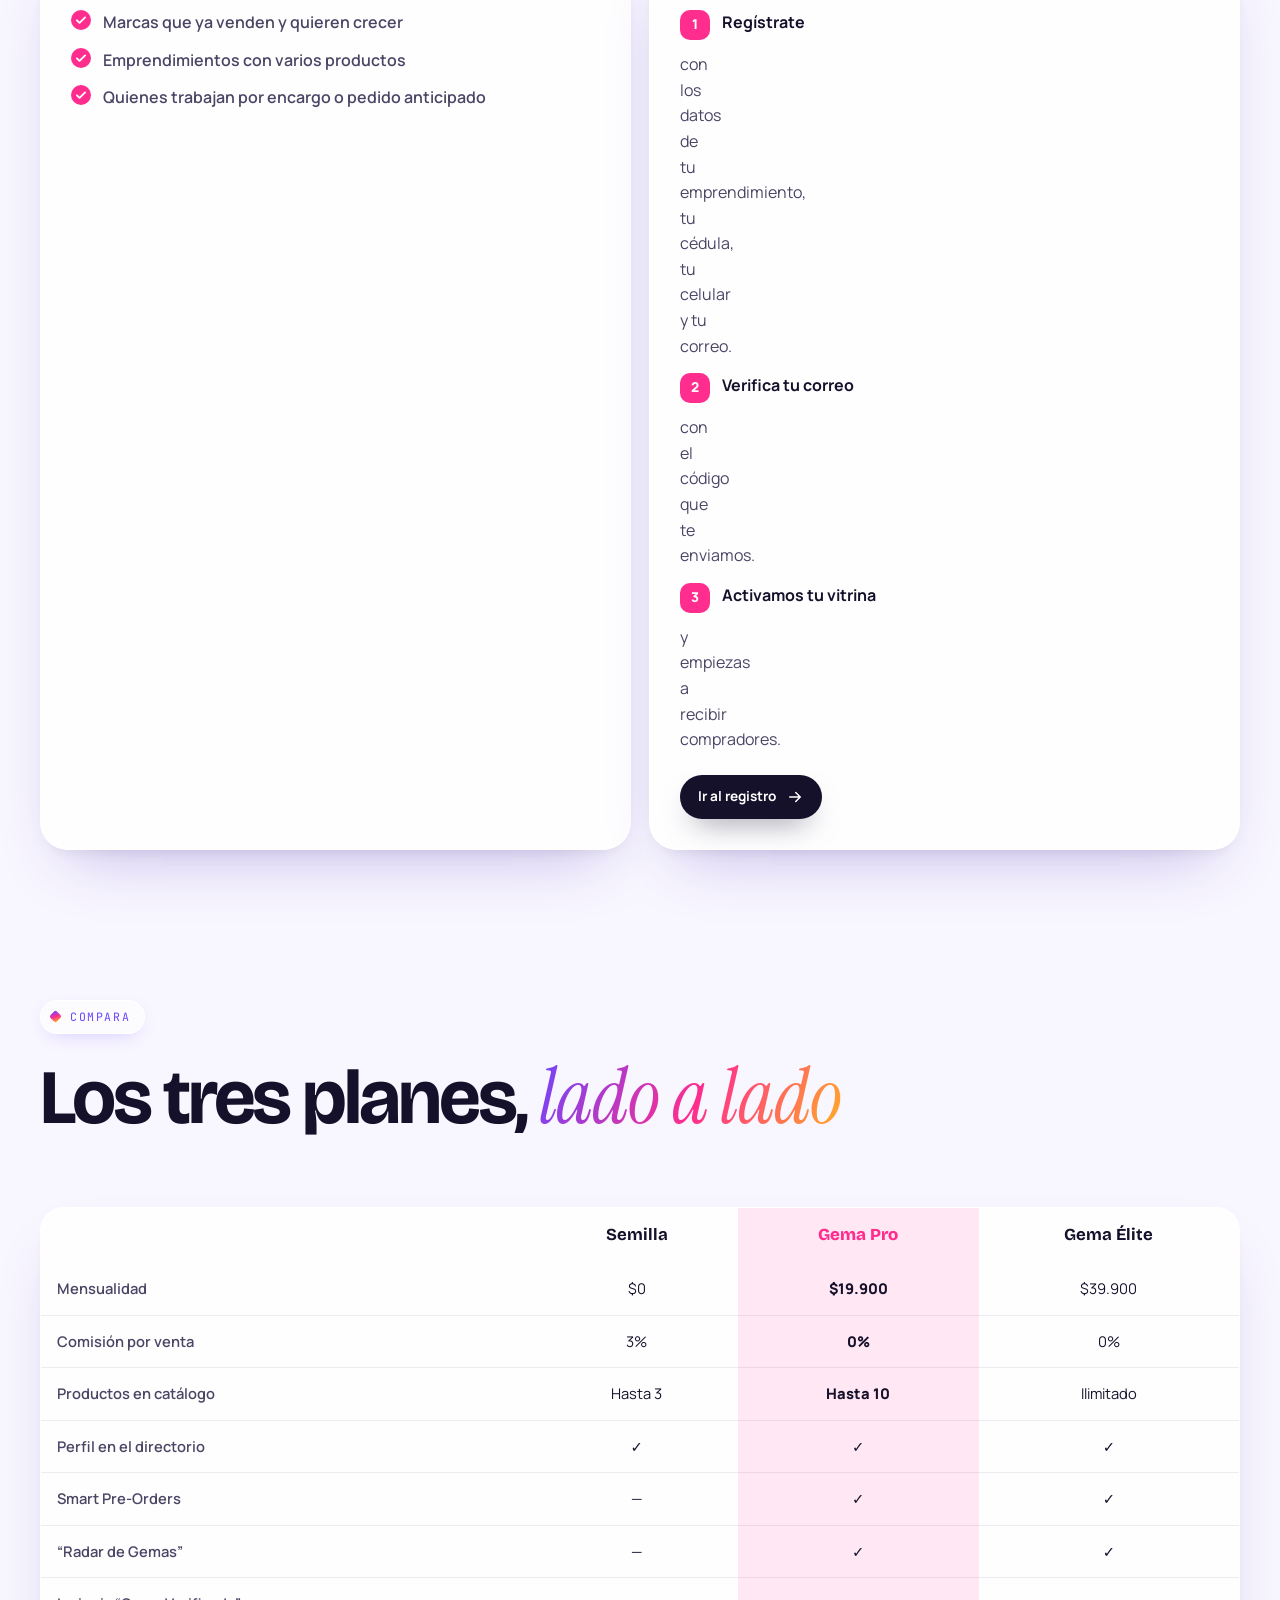
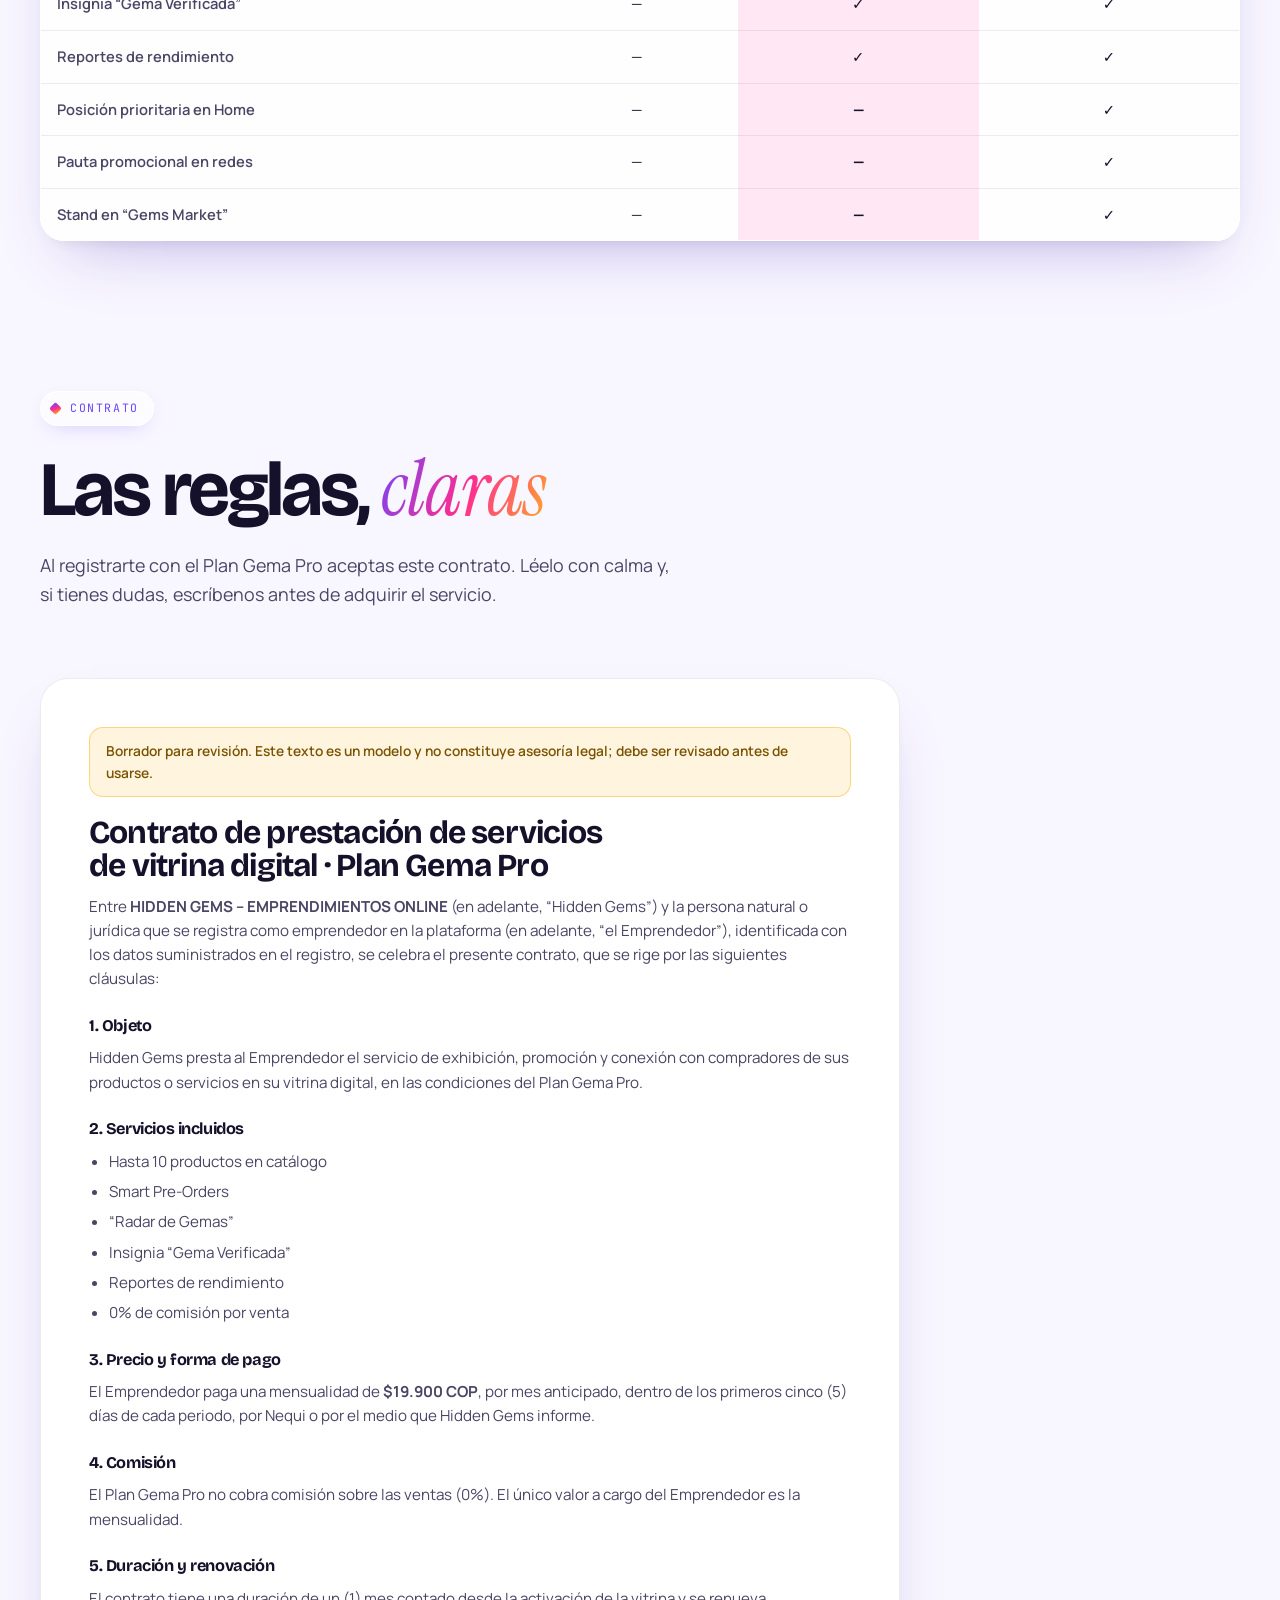
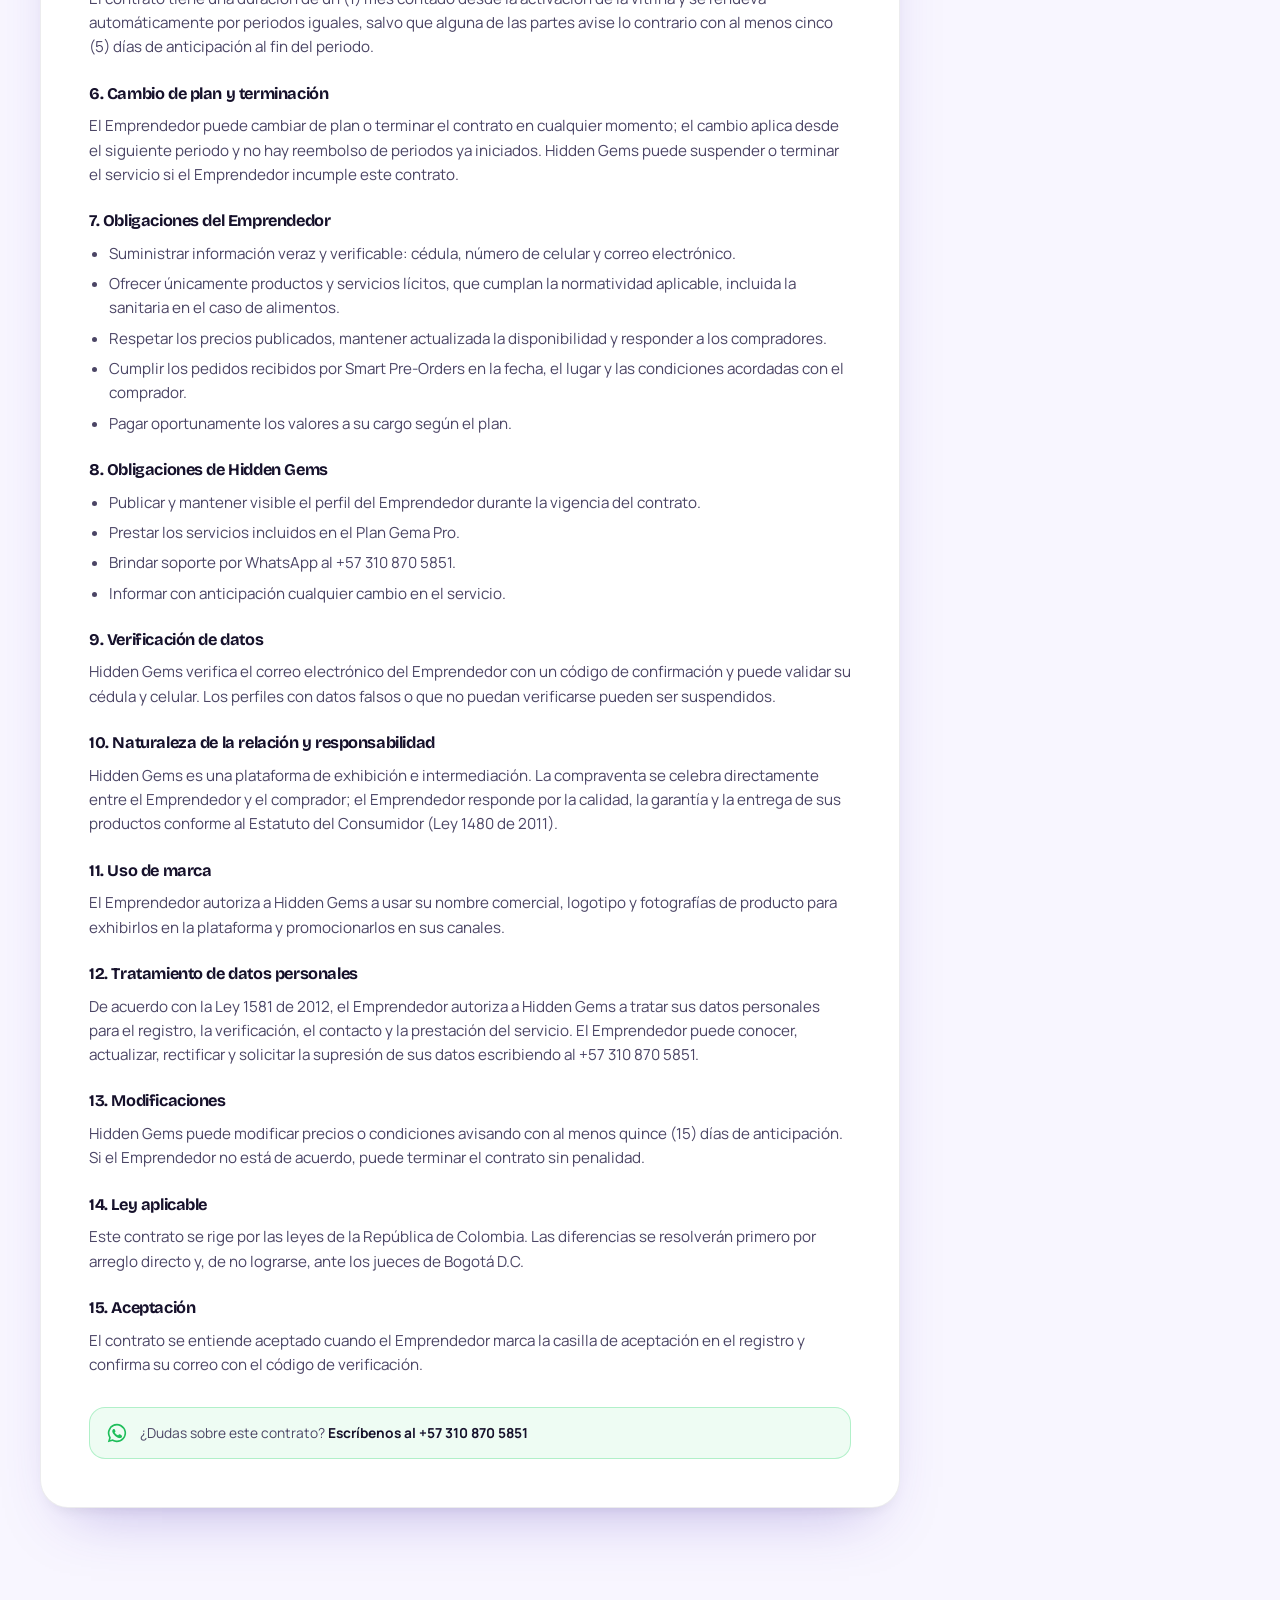
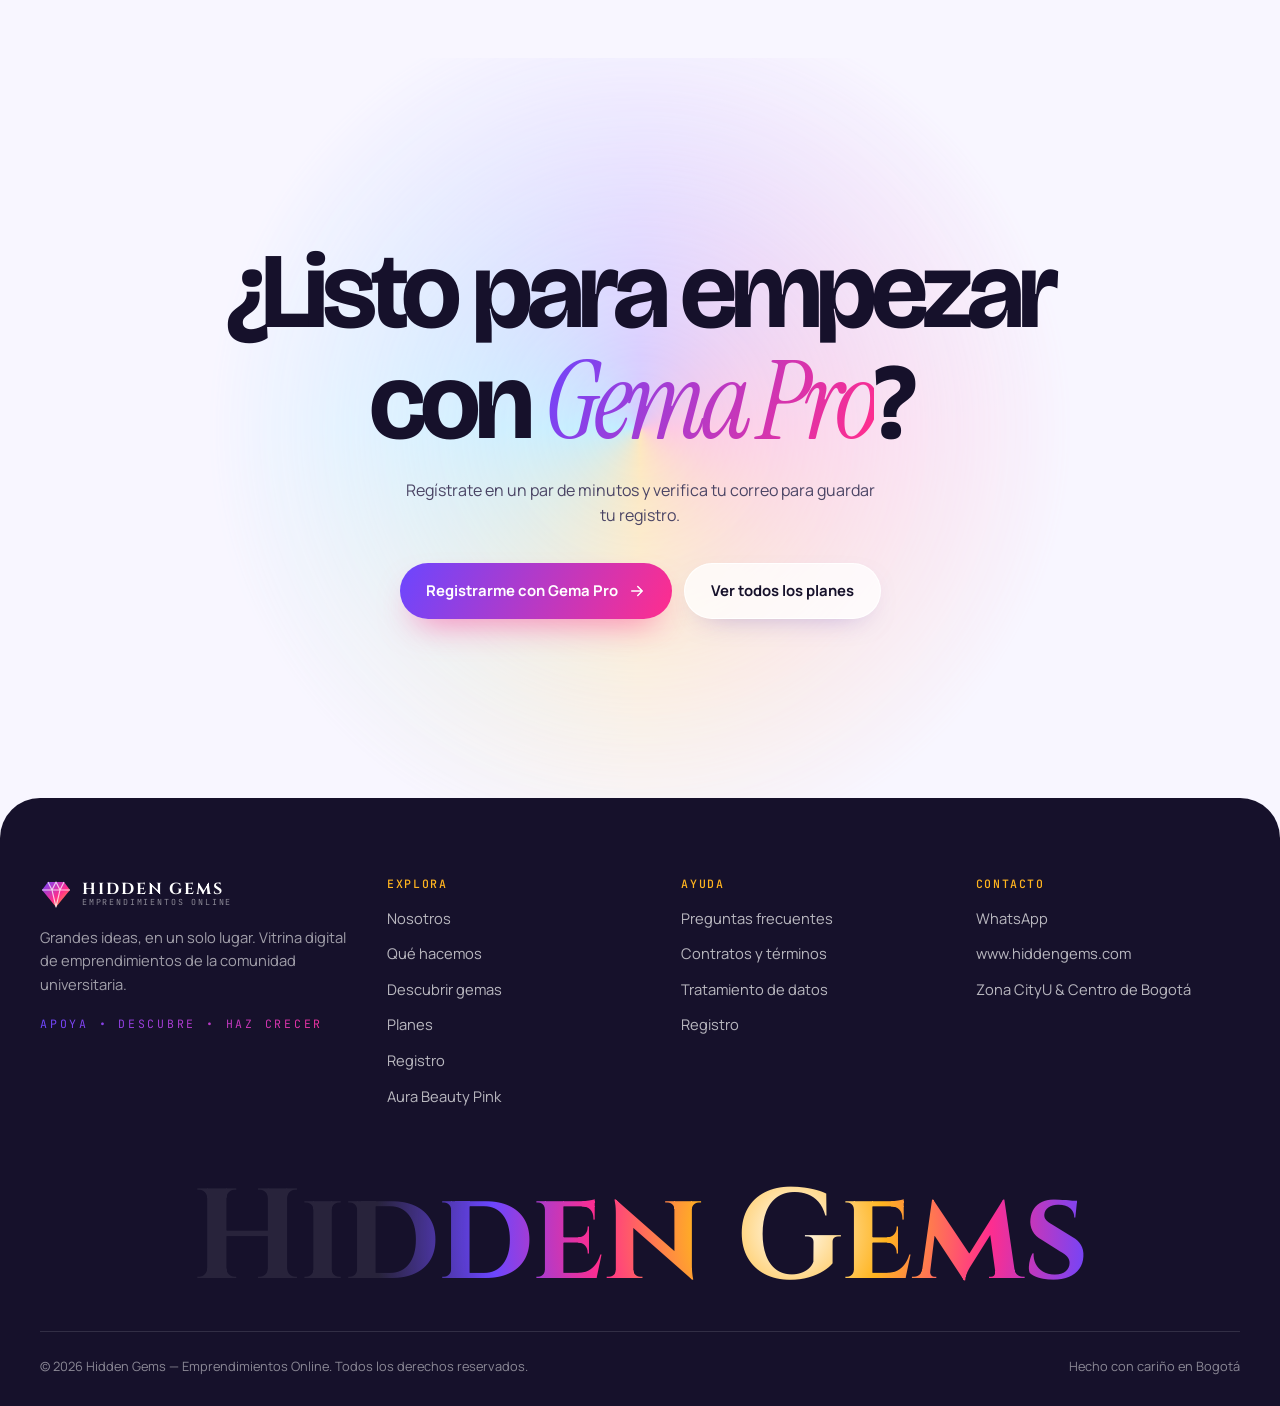
<file: plan-pro.html>
<!DOCTYPE html>
<html lang="es">
<head>
<meta charset="UTF-8">
<meta name="viewport" content="width=device-width, initial-scale=1.0, viewport-fit=cover">
<title>Plan Gema Pro · Hidden Gems</title>
<meta name="description" content="Plan Gema Pro de Hidden Gems: qué incluye, precio, comparación de planes y contrato.">
<meta name="theme-color" content="#f8f6ff">
<link rel="preconnect" href="https://fonts.googleapis.com">
<link rel="preconnect" href="https://fonts.gstatic.com" crossorigin>
<link href="https://fonts.googleapis.com/css2?family=Bricolage+Grotesque:opsz,wght@12..96,400..800&family=Instrument+Serif:ital@0;1&family=Manrope:wght@400;500;600;700;800&family=JetBrains+Mono:wght@400;500&family=Cinzel:wght@600;700&display=swap" rel="stylesheet">
<link rel="stylesheet" href="styles.css?v=20261126">
<script>document.documentElement.classList.add('js');</script>
</head>
<body class="plan-page" style="--pc:#ff2d8e;--pc2:#6b46ff">
<!-- Sprite -->
<svg width="0" height="0" style="position:absolute" aria-hidden="true">
  <defs>
    <linearGradient id="gg" x1="0" y1="0" x2="1" y2="1"><stop offset="0" stop-color="#6b46ff"/><stop offset=".55" stop-color="#ff2d8e"/><stop offset="1" stop-color="#ffb41f"/></linearGradient>
    <linearGradient id="sg" x1="0" y1="0" x2="1" y2="1"><stop offset="0" stop-color="#6b46ff"/><stop offset=".55" stop-color="#ff2d8e"/><stop offset="1" stop-color="#ffb41f"/></linearGradient>
    <linearGradient id="tg" x1="0" y1="0" x2="1" y2="1"><stop offset="0" stop-color="#6b46ff"/><stop offset="1" stop-color="#ff2d8e"/></linearGradient>
  </defs>
  <symbol id="i-arrow" viewBox="0 0 24 24"><path d="M5 12h14M13 6l6 6-6 6" fill="none" stroke="currentColor" stroke-width="2" stroke-linecap="round" stroke-linejoin="round"/></symbol>
  <symbol id="i-heart" viewBox="0 0 24 24"><path d="M12 20.5s-7.5-4.6-9.3-9.2C1.4 7.9 3.6 4.5 7 4.5c2 0 3.6 1.1 5 3 1.4-1.9 3-3 5-3 3.4 0 5.6 3.4 4.3 6.8-1.8 4.6-9.3 9.2-9.3 9.2z"/></symbol>
  <symbol id="i-check" viewBox="0 0 24 24"><path d="M5 12.5l4.5 4.5L19 7.5" fill="none" stroke="currentColor" stroke-width="3" stroke-linecap="round" stroke-linejoin="round"/></symbol>
  <symbol id="i-gem" viewBox="0 0 24 24"><path d="M6 3h12l4 6-10 12L2 9z M2 9h20 M9 3l-2 6 5 12 5-12-2-6" fill="none" stroke="currentColor" stroke-width="1.8" stroke-linejoin="round"/></symbol>
  <symbol id="i-wa" viewBox="0 0 24 24"><path fill="currentColor" d="M12 2a10 10 0 0 0-8.6 15.1L2 22l5-1.3A10 10 0 1 0 12 2zm0 18.2a8.2 8.2 0 0 1-4.2-1.1l-.3-.2-3 .8.8-2.9-.2-.3A8.2 8.2 0 1 1 12 20.2zm4.5-6.1c-.2-.1-1.5-.7-1.7-.8-.2-.1-.4-.1-.6.1l-.8 1c-.1.2-.3.2-.5.1a6.7 6.7 0 0 1-3.3-2.9c-.2-.4.2-.4.7-1.3.1-.2 0-.3 0-.4l-.8-1.8c-.2-.5-.4-.4-.6-.4h-.5a1 1 0 0 0-.7.3 3 3 0 0 0-.9 2.2 5.2 5.2 0 0 0 1.1 2.7 11.8 11.8 0 0 0 4.5 4c1.7.7 2.3.8 3.2.6.5-.1 1.5-.6 1.7-1.2.2-.6.2-1.1.2-1.2-.1-.1-.2-.2-.5-.3z"/></symbol>
  <symbol id="i-eye" viewBox="0 0 24 24"><path d="M2 12s3.6-7 10-7 10 7 10 7-3.6 7-10 7S2 12 2 12z" fill="none" stroke="currentColor" stroke-width="2"/><circle cx="12" cy="12" r="3" fill="none" stroke="currentColor" stroke-width="2"/></symbol>
  <symbol id="i-search" viewBox="0 0 24 24"><circle cx="11" cy="11" r="7" fill="none" stroke="currentColor" stroke-width="2"/><path d="M20 20l-3.5-3.5" stroke="currentColor" stroke-width="2" stroke-linecap="round"/></symbol>
  <symbol id="i-pin" viewBox="0 0 24 24"><path d="M12 21s-7-6.2-7-11.5A7 7 0 0 1 19 9.5C19 14.8 12 21 12 21z" fill="none" stroke="currentColor" stroke-width="2"/><circle cx="12" cy="9.5" r="2.5" fill="none" stroke="currentColor" stroke-width="2"/></symbol>
  <symbol id="i-caret" viewBox="0 0 12 12"><path d="M2 4l4 4 4-4" fill="none" stroke="currentColor" stroke-width="1.6" stroke-linecap="round"/></symbol>
  <symbol id="i-up" viewBox="0 0 24 24"><path d="M12 19V5M6 11l6-6 6 6" fill="none" stroke="currentColor" stroke-width="2" stroke-linecap="round" stroke-linejoin="round"/></symbol>
  <symbol id="i-upload" viewBox="0 0 24 24"><path d="M12 16V4M7 9l5-5 5 5M4 16v3a1 1 0 0 0 1 1h14a1 1 0 0 0 1-1v-3" fill="none" stroke="currentColor" stroke-width="2" stroke-linecap="round" stroke-linejoin="round"/></symbol>
  <symbol id="i-spark" viewBox="0 0 24 24"><path d="M12 2l2.2 7.8L22 12l-7.8 2.2L12 22l-2.2-7.8L2 12l7.8-2.2z" fill="currentColor"/></symbol>
  <symbol id="i-chat" viewBox="0 0 24 24"><path d="M4 5h16v11H9l-5 4z" fill="none" stroke="currentColor" stroke-width="2" stroke-linejoin="round"/></symbol>
  <!-- product art (64x64) -->
  <symbol id="p-acc" viewBox="0 0 64 64"><path d="M16 8c3 14 9 20 16 22 7-2 13-8 16-22"/><path d="M22 34l10-6 10 6-10 22z"/><path d="M22 34h20M32 28l-4 6 4 22 4-22z"/><circle cx="32" cy="27" r="1.5"/></symbol>
  <symbol id="p-ill" viewBox="0 0 64 64"><rect x="8" y="12" width="40" height="32" rx="4"/><path d="M14 38l9-10 7 7 6-8 8 11"/><circle cx="20" cy="21" r="3"/><path d="M50 30l8-18M46 40l4-10 3 2-4 9z"/></symbol>
  <symbol id="p-cafe" viewBox="0 0 64 64"><path d="M14 26h32v12a12 12 0 0 1-12 12h-8a12 12 0 0 1-12-12z"/><path d="M46 30h4a6 6 0 0 1 0 12h-5"/><path d="M23 10q4 5 0 10M31 8q4 5 0 10M39 10q4 5 0 10"/><path d="M10 56h40"/></symbol>
  <symbol id="p-lap" viewBox="0 0 64 64"><rect x="12" y="12" width="40" height="26" rx="3"/><path d="M6 44h52l-4 6H10z"/><path d="M24 44l6-6h4l6 6"/><path d="M20 20h14M20 26h22M20 32h8"/></symbol>
  <symbol id="p-logo" viewBox="0 0 64 64"><path d="M32 6l14 22-14 30-14-30z"/><path d="M32 6v26"/><circle cx="32" cy="35" r="3.5"/><path d="M18 28h28"/><path d="M6 58h20M38 58h20"/></symbol>
  <symbol id="p-hood" viewBox="0 0 64 64"><path d="M22 10l-9 6-7 20 8 3 3-9v26h30V30l3 9 8-3-7-20-9-6q-10 10-20 0z"/><path d="M28 18v9M36 18v9"/><path d="M24 44h16"/></symbol>
  <symbol id="p-gift" viewBox="0 0 64 64"><rect x="10" y="26" width="44" height="10" rx="2"/><path d="M14 36v20h36V36"/><path d="M32 26v30"/><path d="M32 26c-6 0-14-2-14-8s8-6 14 8c6-14 14-14 14-8s-8 8-14 8z"/></symbol>
</svg>

<div class="aura" aria-hidden="true"><span class="blob blob--1"></span><span class="blob blob--2"></span><span class="blob blob--3"></span><span class="blob blob--4"></span><span class="blob blob--m"></span></div>
<div class="cursor" aria-hidden="true"><span class="cursor__label">Ver</span></div>
<div class="cursor-dot" aria-hidden="true"></div>
<div class="progress" aria-hidden="true"></div>

<header class="header" id="top">
  <nav class="nav" aria-label="Principal">
    <a class="logo" href="index.html" aria-label="Hidden Gems, inicio">
      <svg class="logo__mark" viewBox="0 0 32 32" aria-hidden="true"><path d="M8 4h16l6 8-14 17L2 12z" fill="url(#gg)"/><path d="M2 12h28M8 4l4 8 4 17 4-17 4-8M12 12l4-8 4 8" fill="none" stroke="#fff" stroke-opacity=".75" stroke-width="1.1" stroke-linejoin="round"/></svg>
      <span class="logo__txt"><span class="logo__name">Hidden Gems</span><span class="logo__sub">EMPRENDIMIENTOS ONLINE</span></span>
    </a>
    <ul class="nav__links">
      <li><a href="index.html#nosotros">Nosotros</a></li>
      <li><a href="index.html#que-hacemos">Qué hacemos</a></li>
      <li><a href="index.html#catalogo">Gemas</a></li>
      <li><a href="index.html#planes">Planes</a></li>
      <li><a href="index.html#registro">Registro</a></li>
      <li class="nav__pill" aria-hidden="true"></li>
    </ul>
    <div class="nav__actions">
      <button class="fav-pill" id="favPill" type="button" aria-label="Ver mis favoritos"><svg><use href="#i-heart"/></svg><span id="favCount">0</span></button>
      <a href="index.html#registro" class="btn btn--sm btn--grad magnetic">Registrar mi emprendimiento</a>
      <button class="burger" id="burger" type="button" aria-label="Abrir menú" aria-expanded="false" aria-controls="mmenu"><span></span><span></span></button>
    </div>
  </nav>
</header>

<div class="mmenu" id="mmenu" aria-hidden="true">
  <ol>
    <li><a href="index.html#nosotros"><small>01</small>Nosotros</a></li>
    <li><a href="index.html#que-hacemos"><small>02</small>Qué hacemos</a></li>
    <li><a href="index.html#catalogo"><small>03</small>Descubrir gemas</a></li>
    <li><a href="index.html#planes"><small>04</small>Planes</a></li>
    <li><a href="index.html#registro"><small>05</small>Registro</a></li>
    <li><a href="index.html#faq"><small>06</small>Preguntas</a></li>
    <li><a href="aura-beauty-pink.html"><small>07</small>Aura Beauty Pink</a></li>
  </ol>
  <div class="mmenu__cta">
    <a href="index.html#registro" class="btn btn--grad btn--block">Registrar mi emprendimiento</a>
    <a href="https://wa.me/573108705851" class="btn btn--ghost btn--block" target="_blank" rel="noopener">Dudas por WhatsApp</a>
  </div>
</div>

<main>
<section class="plan-hero" id="inicio">
  <div class="hero__grid" aria-hidden="true"></div>
  <div class="wrap plan-hero__inner">
    <div class="plan-hero__copy">
      <a class="back" href="index.html#planes"><svg><use href="#i-arrow"/></svg>Todos los planes</a>
      <span class="eyebrow">Plan de membresía</span>
      <h1 class="split" data-split>Plan <em class="gt">Gema Pro</em></h1>
      <p class="lede">Para marcas que ya venden y quieren crecer: más productos, pedidos anticipados, insignia de verificación y reportes, sin comisión por venta.</p>
      <div class="hero__ctas">
        <a href="index.html?plan=pro#registro" class="btn btn--grad magnetic">Registrarme con Gema Pro <svg><use href="#i-arrow"/></svg></a>
        <a href="#contrato" class="btn btn--ghost magnetic">Ver contrato</a>
      </div>
      <div class="chips plan-others"><a class="chip" style="--c:#00c98e" href="plan-semilla.html"><i></i>Plan Semilla</a><a class="chip" style="--c:#6b46ff" href="plan-elite.html"><i></i>Plan Gema Élite</a></div>
    </div>
    <div class="price-card reveal reveal--pop">
      <svg class="price-card__gem" viewBox="0 0 24 24" aria-hidden="true"><use href="#i-gem"/></svg>
      <p class="price-card__lbl">Mensualidad</p>
      <p class="price-card__price">$19.900 <small>COP / mes</small></p>
      <p class="price-card__fee">0% de comisión</p>
      <ul><li><svg><use href="#i-check"/></svg>Hasta 10 productos</li><li><svg><use href="#i-check"/></svg>Smart Pre-Orders</li><li><svg><use href="#i-check"/></svg>0% de comisión</li></ul>
    </div>
  </div>
</section>

<section class="section" id="incluye" style="padding-top:20px">
  <div class="wrap">
    <div class="sec-head">
      <span class="eyebrow reveal">Qué incluye</span>
      <h2 class="h2 reveal">Todo lo que trae <em>Gema Pro</em></h2>
    </div>
    <div class="feat"><article class="benefit reveal" style="--c:#ff2d8e;--d:0.00s"><span class="benefit__ico"><svg><use href="#i-check"/></svg></span><h3>Hasta 10 productos en catálogo</h3><p>Muestra hasta diez productos o servicios con fotos, precios y disponibilidad.</p></article><article class="benefit reveal" style="--c:#6b46ff;--d:0.08s"><span class="benefit__ico"><svg><use href="#i-check"/></svg></span><h3>Smart Pre-Orders</h3><p>Recibe pedidos anticipados: el estudiante reserva con tiempo y tú entregas directo en el aula o la plazoleta, sabiendo de antemano cuánto vas a vender.</p></article><article class="benefit reveal" style="--c:#ff2d8e;--d:0.16s"><span class="benefit__ico"><svg><use href="#i-check"/></svg></span><h3>“Radar de Gemas”</h3><p>Tu marca entra al Radar de Gemas, el sistema con el que Hidden Gems conecta lo que ofreces con lo que buscan los estudiantes del campus.</p></article><article class="benefit reveal" style="--c:#6b46ff;--d:0.00s"><span class="benefit__ico"><svg><use href="#i-check"/></svg></span><h3>Insignia “Gema Verificada”</h3><p>Un sello visible en tu perfil y tus productos que confirma que tus datos fueron verificados.</p></article><article class="benefit reveal" style="--c:#ff2d8e;--d:0.08s"><span class="benefit__ico"><svg><use href="#i-check"/></svg></span><h3>Reportes de rendimiento</h3><p>Informes periódicos sobre el desempeño de tus productos y tus ventas.</p></article><article class="benefit reveal" style="--c:#6b46ff;--d:0.16s"><span class="benefit__ico"><svg><use href="#i-check"/></svg></span><h3>0% de comisión por venta</h3><p>Pagas solo la mensualidad: todo lo que vendes es tuyo.</p></article></div>
  </div>
</section>

<section class="section" id="ideal" style="padding-top:0">
  <div class="wrap ideal">
    <div class="ideal__box reveal">
      <h3>Ideal para</h3>
      <ul class="ticks"><li><svg><use href="#i-check"/></svg>Marcas que ya venden y quieren crecer</li><li><svg><use href="#i-check"/></svg>Emprendimientos con varios productos</li><li><svg><use href="#i-check"/></svg>Quienes trabajan por encargo o pedido anticipado</li></ul>
    </div>
    <div class="ideal__box reveal" style="--d:.1s">
      <h3>Cómo empezar</h3>
      <ol class="mini-steps"><li><b>Regístrate</b> con los datos de tu emprendimiento, tu cédula, tu celular y tu correo.</li><li><b>Verifica tu correo</b> con el código que te enviamos.</li><li><b>Activamos tu vitrina</b> y empiezas a recibir compradores.</li></ol>
      <a class="btn btn--sm magnetic" href="index.html?plan=pro#registro">Ir al registro <svg><use href="#i-arrow"/></svg></a>
    </div>
  </div>
</section>

<section class="section" id="comparar" style="padding-top:0">
  <div class="wrap">
    <div class="sec-head">
      <span class="eyebrow reveal">Compara</span>
      <h2 class="h2 reveal">Los tres planes, <em>lado a lado</em></h2>
    </div>
    <div class="compare reveal"><table><thead><tr><th scope="col"><span class="sr">Característica</span></th><th scope="col" class=""><a href="plan-semilla.html">Semilla</a></th><th scope="col" class="is-cur"><a href="plan-pro.html">Gema Pro</a></th><th scope="col" class=""><a href="plan-elite.html">Gema Élite</a></th></tr></thead><tbody><tr><th scope="row">Mensualidad</th><td class="">$0</td><td class="is-cur">$19.900</td><td class="">$39.900</td></tr><tr><th scope="row">Comisión por venta</th><td class="">3%</td><td class="is-cur">0%</td><td class="">0%</td></tr><tr><th scope="row">Productos en catálogo</th><td class="">Hasta 3</td><td class="is-cur">Hasta 10</td><td class="">Ilimitado</td></tr><tr><th scope="row">Perfil en el directorio</th><td class="">✓</td><td class="is-cur">✓</td><td class="">✓</td></tr><tr><th scope="row">Smart Pre-Orders</th><td class="">—</td><td class="is-cur">✓</td><td class="">✓</td></tr><tr><th scope="row">“Radar de Gemas”</th><td class="">—</td><td class="is-cur">✓</td><td class="">✓</td></tr><tr><th scope="row">Insignia “Gema Verificada”</th><td class="">—</td><td class="is-cur">✓</td><td class="">✓</td></tr><tr><th scope="row">Reportes de rendimiento</th><td class="">—</td><td class="is-cur">✓</td><td class="">✓</td></tr><tr><th scope="row">Posición prioritaria en Home</th><td class="">—</td><td class="is-cur">—</td><td class="">✓</td></tr><tr><th scope="row">Pauta promocional en redes</th><td class="">—</td><td class="is-cur">—</td><td class="">✓</td></tr><tr><th scope="row">Stand en “Gems Market”</th><td class="">—</td><td class="is-cur">—</td><td class="">✓</td></tr></tbody></table></div>
  </div>
</section>

<section class="section" id="contrato" style="padding-top:0">
  <div class="wrap">
    <div class="sec-head">
      <span class="eyebrow reveal">Contrato</span>
      <h2 class="h2 reveal">Las reglas, <em>claras</em></h2>
      <p class="lede reveal">Al registrarte con el Plan Gema Pro aceptas este contrato. Léelo con calma y, si tienes dudas, escríbenos antes de adquirir el servicio.</p>
    </div>
    <article class="contract reveal">
      <p class="contract__draft">Borrador para revisión. Este texto es un modelo y no constituye asesoría legal; debe ser revisado antes de usarse.</p>
      <h2 class="contract__title">Contrato de prestación de servicios de vitrina digital · Plan Gema Pro</h2>
      <p>Entre <b>HIDDEN GEMS – EMPRENDIMIENTOS ONLINE</b> (en adelante, “Hidden Gems”) y la persona natural o jurídica que se registra como emprendedor en la plataforma (en adelante, “el Emprendedor”), identificada con los datos suministrados en el registro, se celebra el presente contrato, que se rige por las siguientes cláusulas:</p>
      <h3>1. Objeto</h3><p>Hidden Gems presta al Emprendedor el servicio de exhibición, promoción y conexión con compradores de sus productos o servicios en su vitrina digital, en las condiciones del Plan Gema Pro.</p>
      <h3>2. Servicios incluidos</h3><ul><li>Hasta 10 productos en catálogo</li><li>Smart Pre-Orders</li><li>“Radar de Gemas”</li><li>Insignia “Gema Verificada”</li><li>Reportes de rendimiento</li><li>0% de comisión por venta</li></ul>
      <h3>3. Precio y forma de pago</h3><p>El Emprendedor paga una mensualidad de <b>$19.900 COP</b>, por mes anticipado, dentro de los primeros cinco (5) días de cada periodo, por Nequi o por el medio que Hidden Gems informe.</p>
      <h3>4. Comisión</h3><p>El Plan Gema Pro no cobra comisión sobre las ventas (0%). El único valor a cargo del Emprendedor es la mensualidad.</p>
      <h3>5. Duración y renovación</h3><p>El contrato tiene una duración de un (1) mes contado desde la activación de la vitrina y se renueva automáticamente por periodos iguales, salvo que alguna de las partes avise lo contrario con al menos cinco (5) días de anticipación al fin del periodo.</p>
      <h3>6. Cambio de plan y terminación</h3><p>El Emprendedor puede cambiar de plan o terminar el contrato en cualquier momento; el cambio aplica desde el siguiente periodo y no hay reembolso de periodos ya iniciados. Hidden Gems puede suspender o terminar el servicio si el Emprendedor incumple este contrato.</p>
      <h3>7. Obligaciones del Emprendedor</h3><ul>
        <li>Suministrar información veraz y verificable: cédula, número de celular y correo electrónico.</li>
        <li>Ofrecer únicamente productos y servicios lícitos, que cumplan la normatividad aplicable, incluida la sanitaria en el caso de alimentos.</li>
        <li>Respetar los precios publicados, mantener actualizada la disponibilidad y responder a los compradores.</li><li>Cumplir los pedidos recibidos por Smart Pre-Orders en la fecha, el lugar y las condiciones acordadas con el comprador.</li>
        <li>Pagar oportunamente los valores a su cargo según el plan.</li></ul>
      <h3>8. Obligaciones de Hidden Gems</h3><ul>
        <li>Publicar y mantener visible el perfil del Emprendedor durante la vigencia del contrato.</li>
        <li>Prestar los servicios incluidos en el Plan Gema Pro.</li>
        <li>Brindar soporte por WhatsApp al +57 310 870 5851.</li>
        <li>Informar con anticipación cualquier cambio en el servicio.</li></ul>
      <h3>9. Verificación de datos</h3><p>Hidden Gems verifica el correo electrónico del Emprendedor con un código de confirmación y puede validar su cédula y celular. Los perfiles con datos falsos o que no puedan verificarse pueden ser suspendidos.</p>
      <h3>10. Naturaleza de la relación y responsabilidad</h3><p>Hidden Gems es una plataforma de exhibición e intermediación. La compraventa se celebra directamente entre el Emprendedor y el comprador; el Emprendedor responde por la calidad, la garantía y la entrega de sus productos conforme al Estatuto del Consumidor (Ley 1480 de 2011).</p>
      <h3>11. Uso de marca</h3><p>El Emprendedor autoriza a Hidden Gems a usar su nombre comercial, logotipo y fotografías de producto para exhibirlos en la plataforma y promocionarlos en sus canales.</p>
      <h3 id="datos">12. Tratamiento de datos personales</h3><p>De acuerdo con la Ley 1581 de 2012, el Emprendedor autoriza a Hidden Gems a tratar sus datos personales para el registro, la verificación, el contacto y la prestación del servicio. El Emprendedor puede conocer, actualizar, rectificar y solicitar la supresión de sus datos escribiendo al +57 310 870 5851.</p>
      <h3>13. Modificaciones</h3><p>Hidden Gems puede modificar precios o condiciones avisando con al menos quince (15) días de anticipación. Si el Emprendedor no está de acuerdo, puede terminar el contrato sin penalidad.</p>
      
      <h3>14. Ley aplicable</h3><p>Este contrato se rige por las leyes de la República de Colombia. Las diferencias se resolverán primero por arreglo directo y, de no lograrse, ante los jueces de Bogotá D.C.</p>
      <h3>15. Aceptación</h3><p>El contrato se entiende aceptado cuando el Emprendedor marca la casilla de aceptación en el registro y confirma su correo con el código de verificación.</p>

      <a class="terms-help" href="https://wa.me/573108705851?text=Hola%20Hidden%20Gems%2C%20tengo%20dudas%20sobre%20el%20Plan%20Gema%20Pro%20antes%20de%20adquirirlo." target="_blank" rel="noopener"><svg><use href="#i-wa"/></svg><span>¿Dudas sobre este contrato? <b>Escríbenos al +57 310 870 5851</b></span></a>
    </article>
  </div>
</section>

<section class="cta-band">
  <div class="cta-band__glow" aria-hidden="true"></div>
  <div class="wrap">
    <h2 class="reveal">¿Listo para empezar con <em class="gt">Gema Pro</em>?</h2>
    <p class="reveal">Regístrate en un par de minutos y verifica tu correo para guardar tu registro.</p>
    <div class="hero__ctas reveal">
      <a href="index.html?plan=pro#registro" class="btn btn--grad magnetic">Registrarme con Gema Pro <svg><use href="#i-arrow"/></svg></a>
      <a href="index.html#planes" class="btn btn--ghost magnetic">Ver todos los planes</a>
    </div>
  </div>
</section>
</main>

<footer class="footer">
  <div class="wrap">
    <div class="footer__top">
      <div>
        <a class="logo" href="index.html#inicio"><svg class="logo__mark" viewBox="0 0 32 32" aria-hidden="true"><path d="M8 4h16l6 8-14 17L2 12z" fill="url(#gg)"/><path d="M2 12h28M8 4l4 8 4 17 4-17 4-8M12 12l4-8 4 8" fill="none" stroke="#fff" stroke-opacity=".75" stroke-width="1.1" stroke-linejoin="round"/></svg><span class="logo__txt"><span class="logo__name">Hidden Gems</span><span class="logo__sub">EMPRENDIMIENTOS ONLINE</span></span></a>
        <p class="footer__blurb">Grandes ideas, en un solo lugar. Vitrina digital de emprendimientos de la comunidad universitaria.</p>
        <p class="footer__slogan gt">APOYA • DESCUBRE • HAZ CRECER</p>
      </div>
      <div><h4>Explora</h4><ul><li><a href="index.html#nosotros">Nosotros</a></li><li><a href="index.html#que-hacemos">Qué hacemos</a></li><li><a href="index.html#catalogo">Descubrir gemas</a></li><li><a href="index.html#planes">Planes</a></li><li><a href="index.html#registro">Registro</a></li><li><a href="aura-beauty-pink.html">Aura Beauty Pink</a></li></ul></div>
      <div><h4>Ayuda</h4><ul><li><a href="index.html#faq">Preguntas frecuentes</a></li><li><a href="plan-pro.html#contrato">Contratos y términos</a></li><li><a href="plan-pro.html#datos">Tratamiento de datos</a></li><li><a href="index.html#registro">Registro</a></li></ul></div>
      <div><h4>Contacto</h4><ul><li><a href="https://wa.me/573108705851" target="_blank" rel="noopener">WhatsApp</a></li><li><a href="https://www.hiddengems.com" target="_blank" rel="noopener">www.hiddengems.com</a></li><li><a href="index.html#nosotros">Zona CityU &amp; Centro de Bogotá</a></li></ul></div>
    </div>
    <div class="wordmark" id="wordmark" aria-hidden="true">Hidden Gems</div>
    <div class="footer__bottom"><span>© 2026 Hidden Gems — Emprendimientos Online. Todos los derechos reservados.</span><span>Hecho con cariño en Bogotá</span></div>
  </div>
</footer>

<div class="toasts" id="toasts" aria-live="polite"></div>
<a class="dudas" href="https://wa.me/573108705851?text=Hola%20Hidden%20Gems%2C%20tengo%20una%20duda%3A" target="_blank" rel="noopener" aria-label="Dudas: escríbenos por WhatsApp"><svg viewBox="0 0 24 24" aria-hidden="true"><path fill="currentColor" d="M12 2a10 10 0 0 0-8.6 15.1L2 22l5-1.3A10 10 0 1 0 12 2zm0 18.2a8.2 8.2 0 0 1-4.2-1.1l-.3-.2-3 .8.8-2.9-.2-.3A8.2 8.2 0 1 1 12 20.2zm4.5-6.1c-.2-.1-1.5-.7-1.7-.8-.2-.1-.4-.1-.6.1l-.8 1c-.1.2-.3.2-.5.1a6.7 6.7 0 0 1-3.3-2.9c-.2-.4.2-.4.7-1.3.1-.2 0-.3 0-.4l-.8-1.8c-.2-.5-.4-.4-.6-.4h-.5a1 1 0 0 0-.7.3 3 3 0 0 0-.9 2.2 5.2 5.2 0 0 0 1.1 2.7 11.8 11.8 0 0 0 4.5 4c1.7.7 2.3.8 3.2.6.5-.1 1.5-.6 1.7-1.2.2-.6.2-1.1.2-1.2-.1-.1-.2-.2-.5-.3z"/></svg><span>Dudas</span></a>
<a href="#inicio" class="totop" id="totop" aria-label="Volver arriba"><svg class="ring" viewBox="0 0 54 54" aria-hidden="true"><circle cx="27" cy="27" r="25" id="totopRing" stroke-dasharray="157" stroke-dashoffset="157"/></svg><svg viewBox="0 0 24 24" aria-hidden="true"><path d="M12 19V5M6 11l6-6 6 6" fill="none" stroke="currentColor" stroke-width="2" stroke-linecap="round" stroke-linejoin="round"/></svg></a>
<script src="main.js?v=20261126" defer></script>
</body>
</html>
</file>
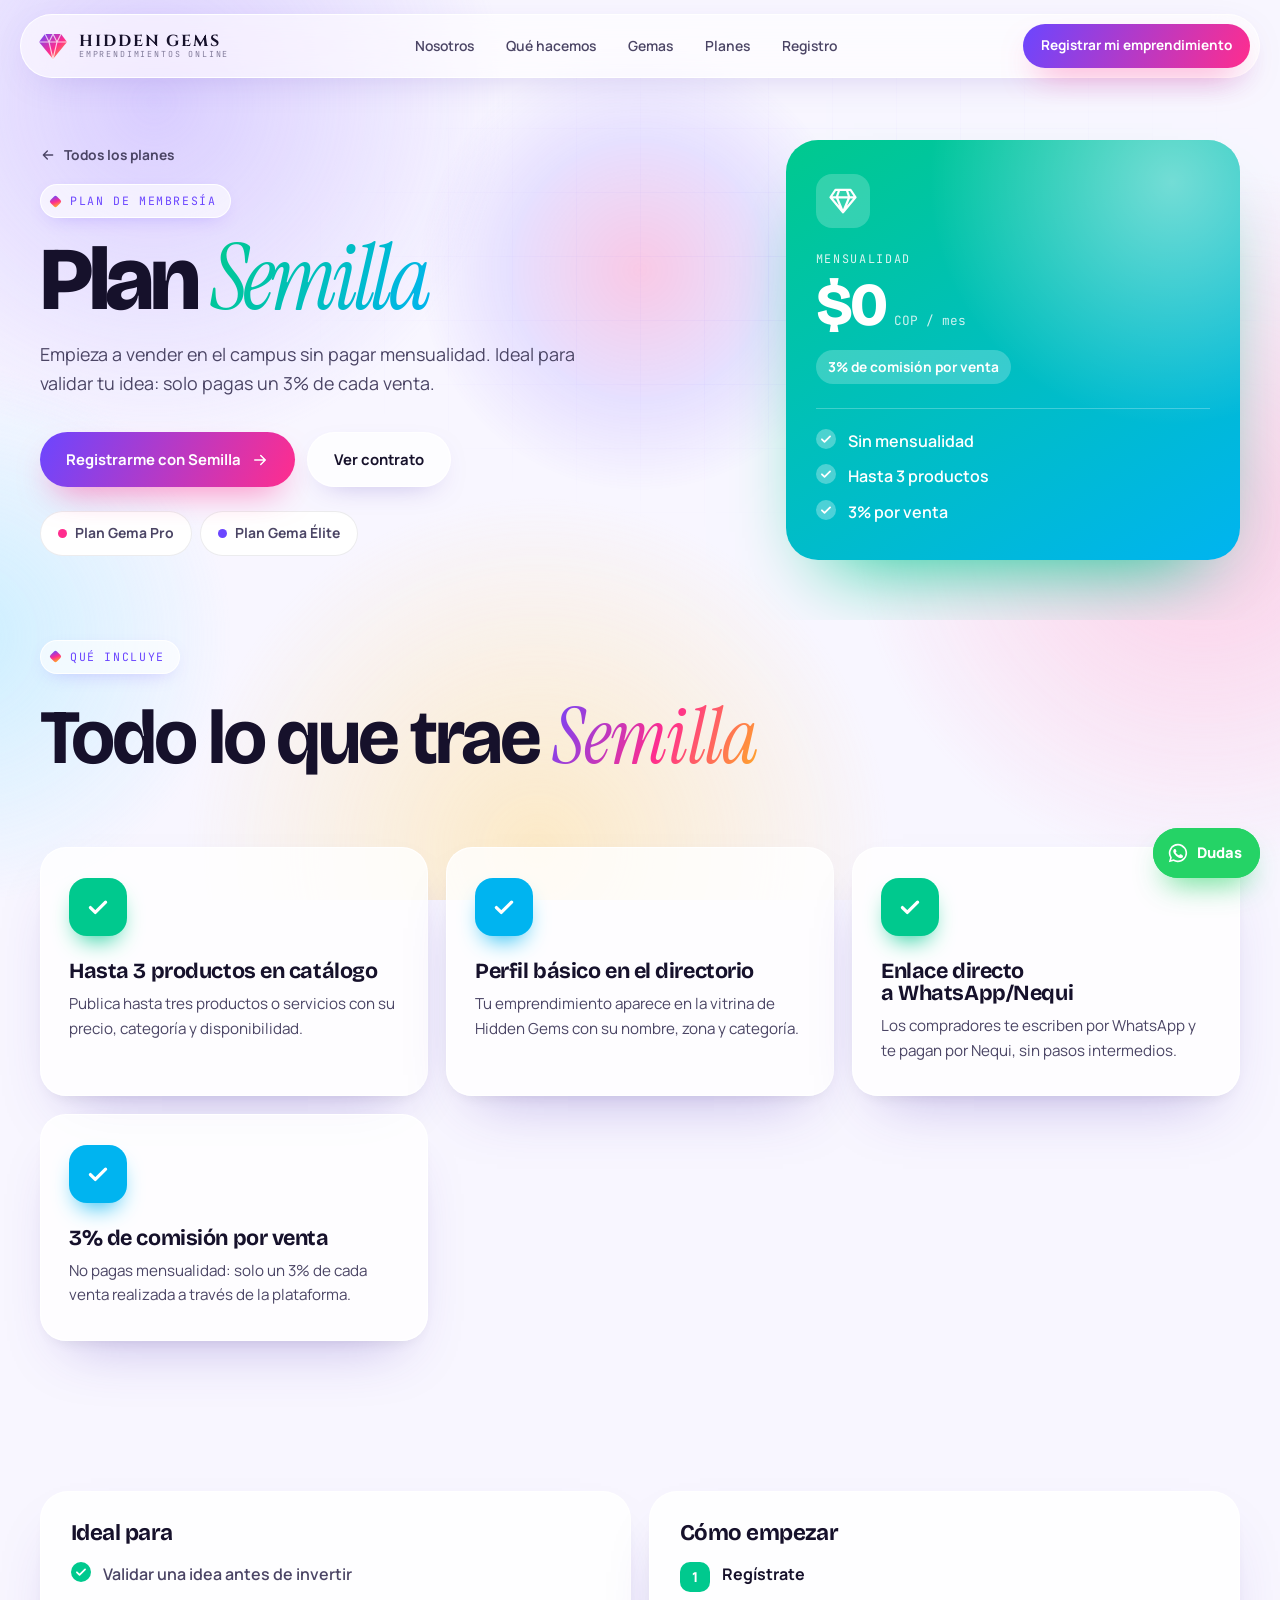
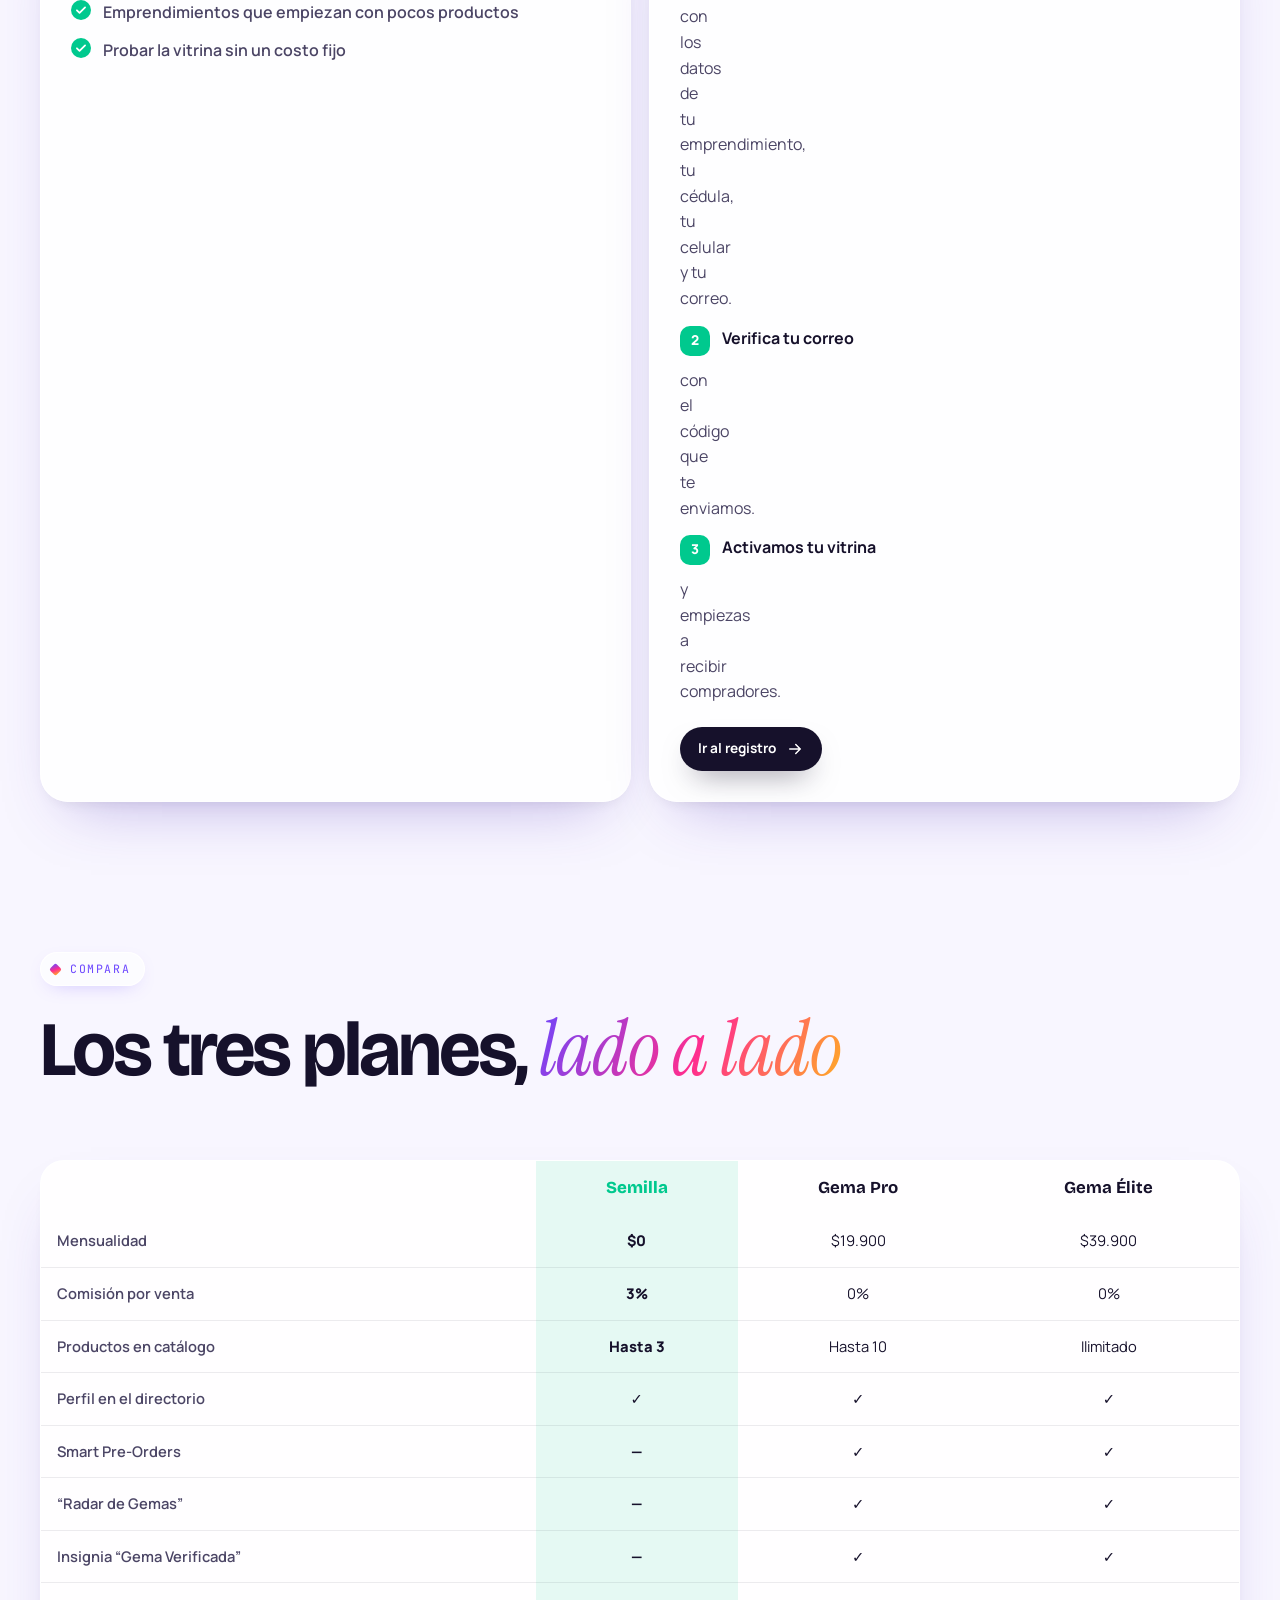
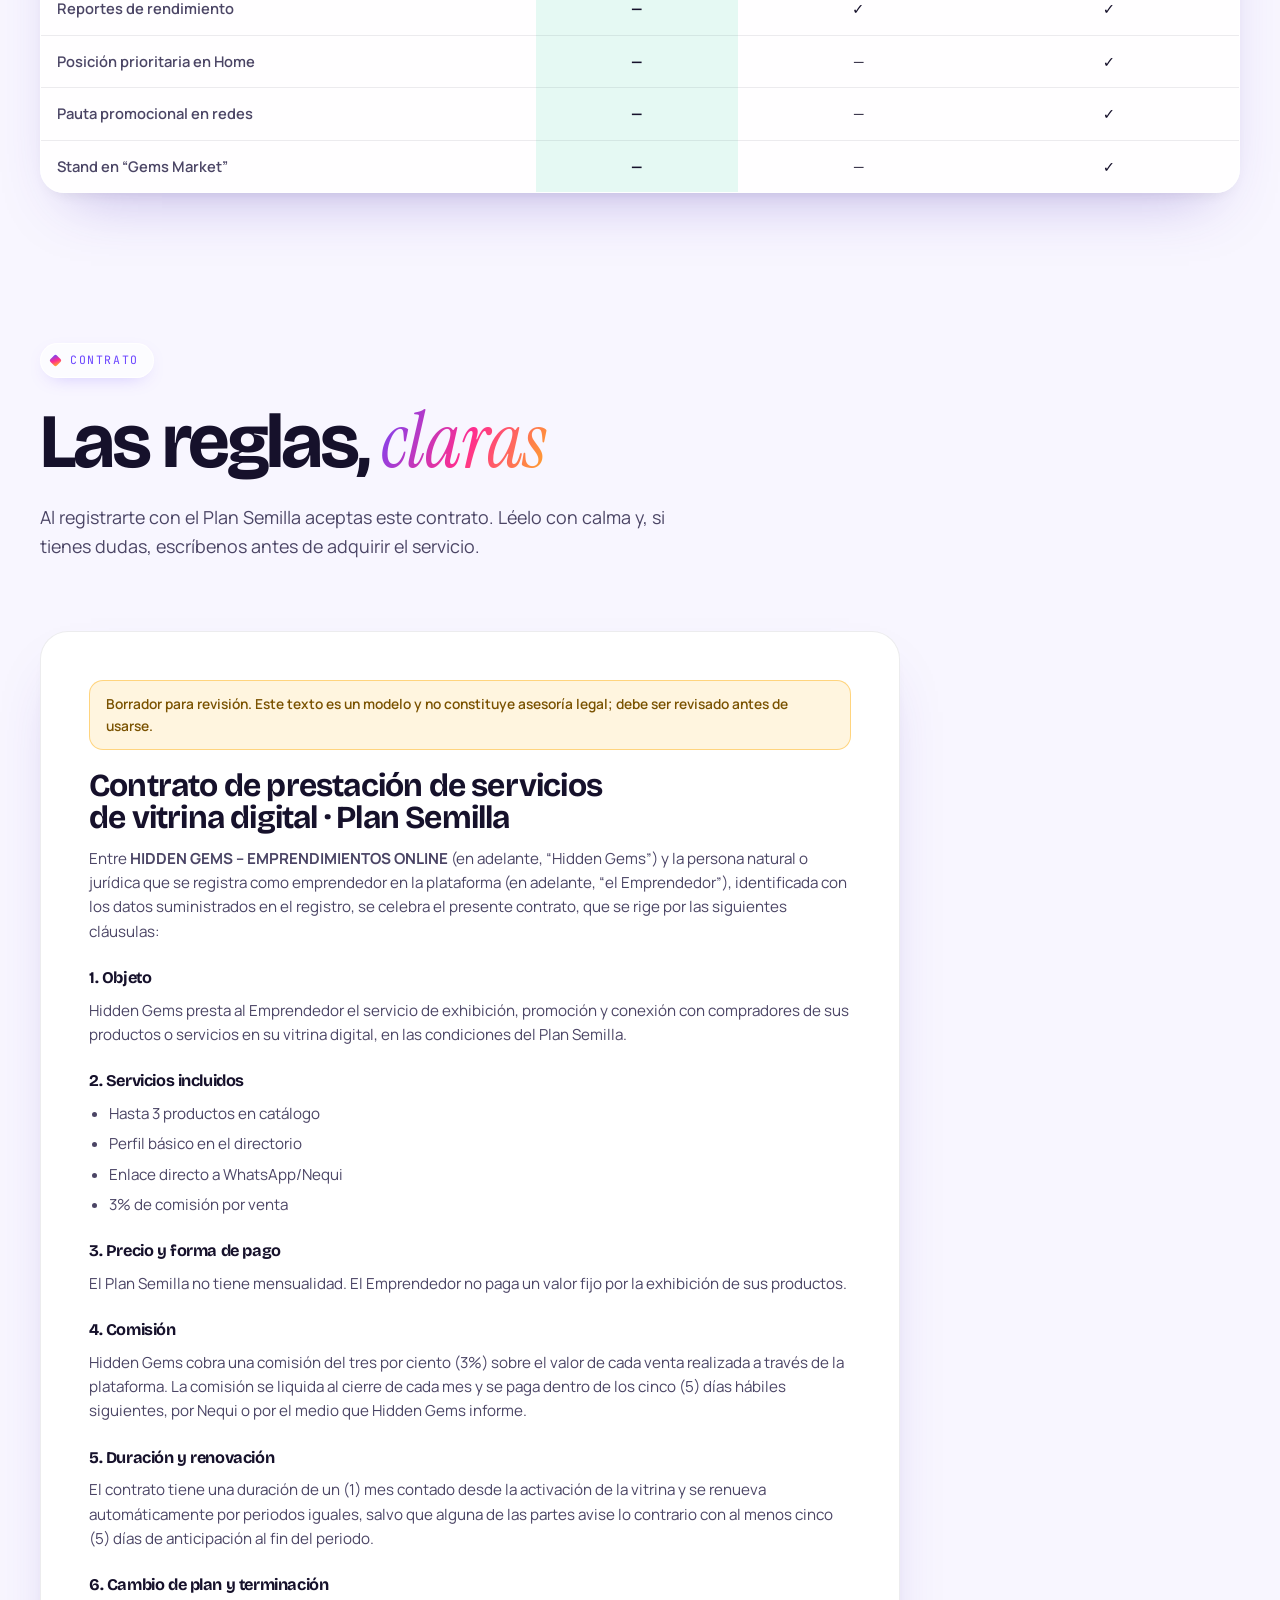
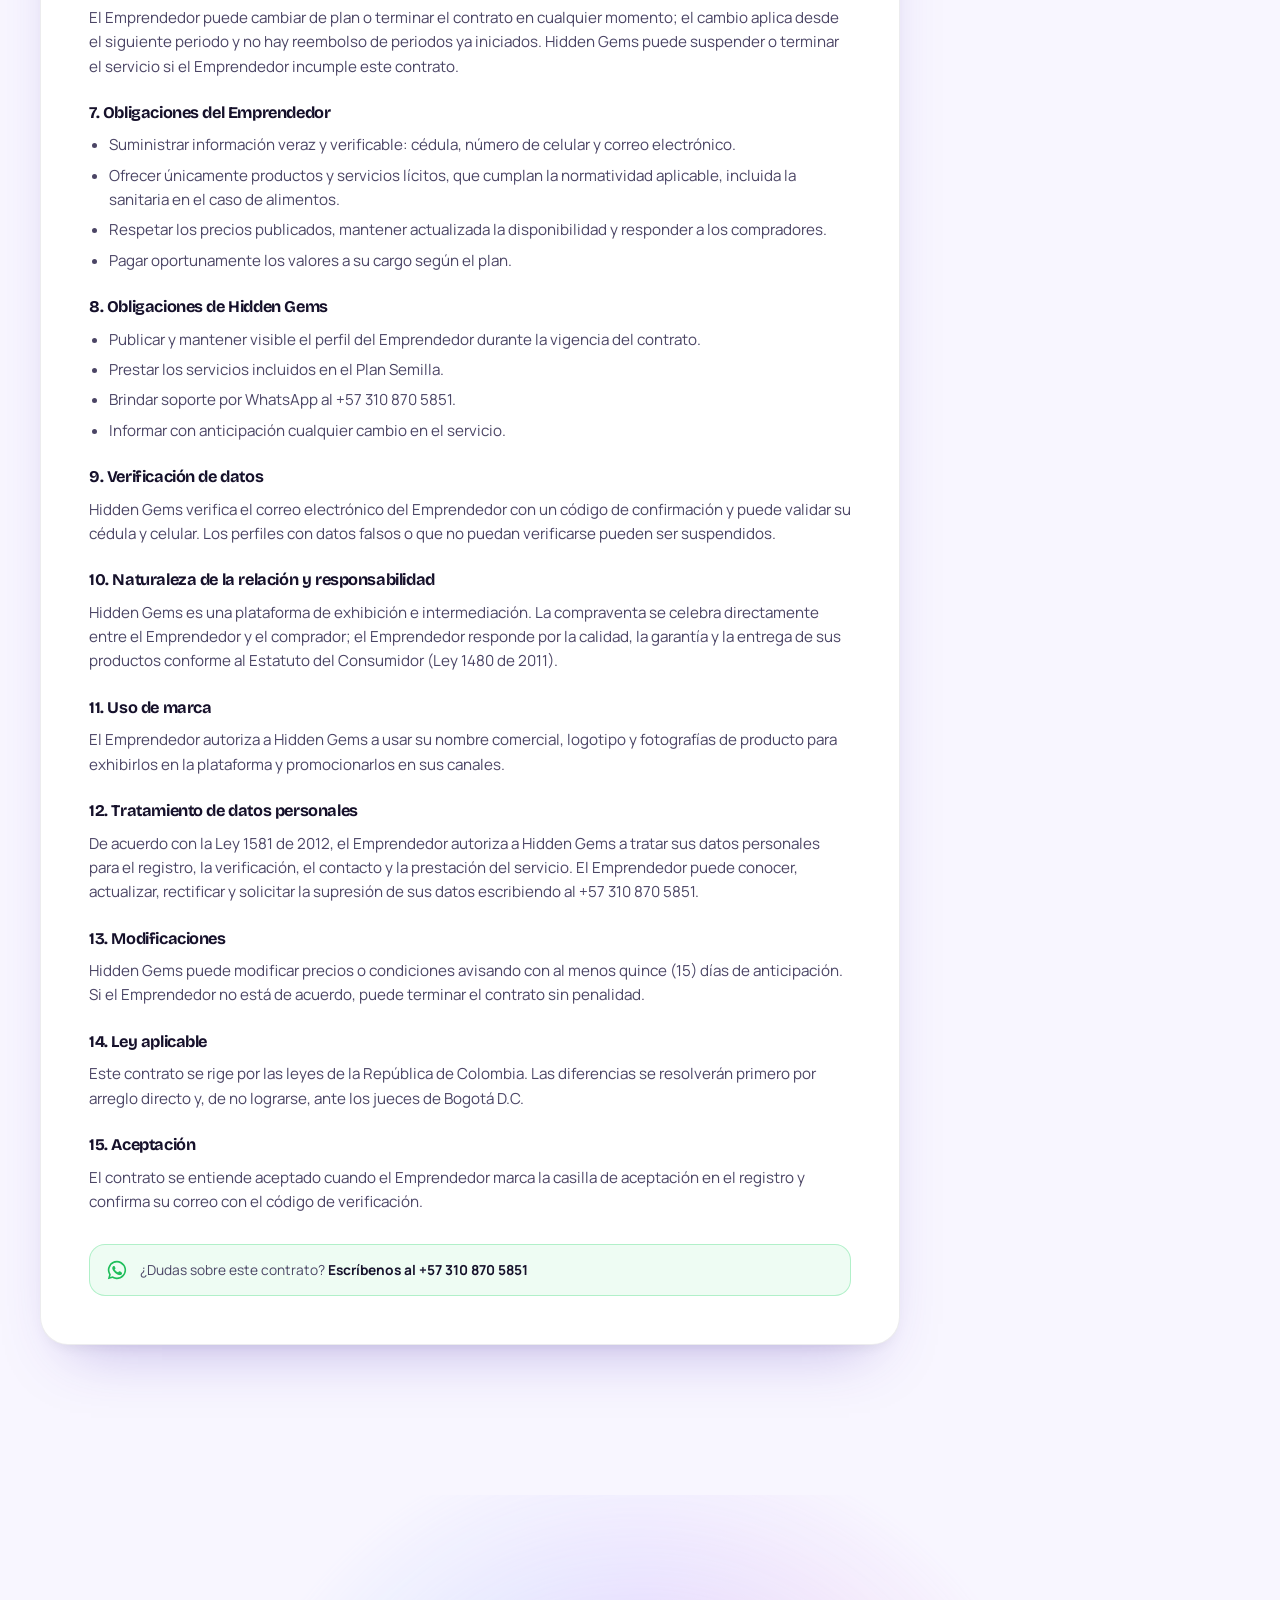
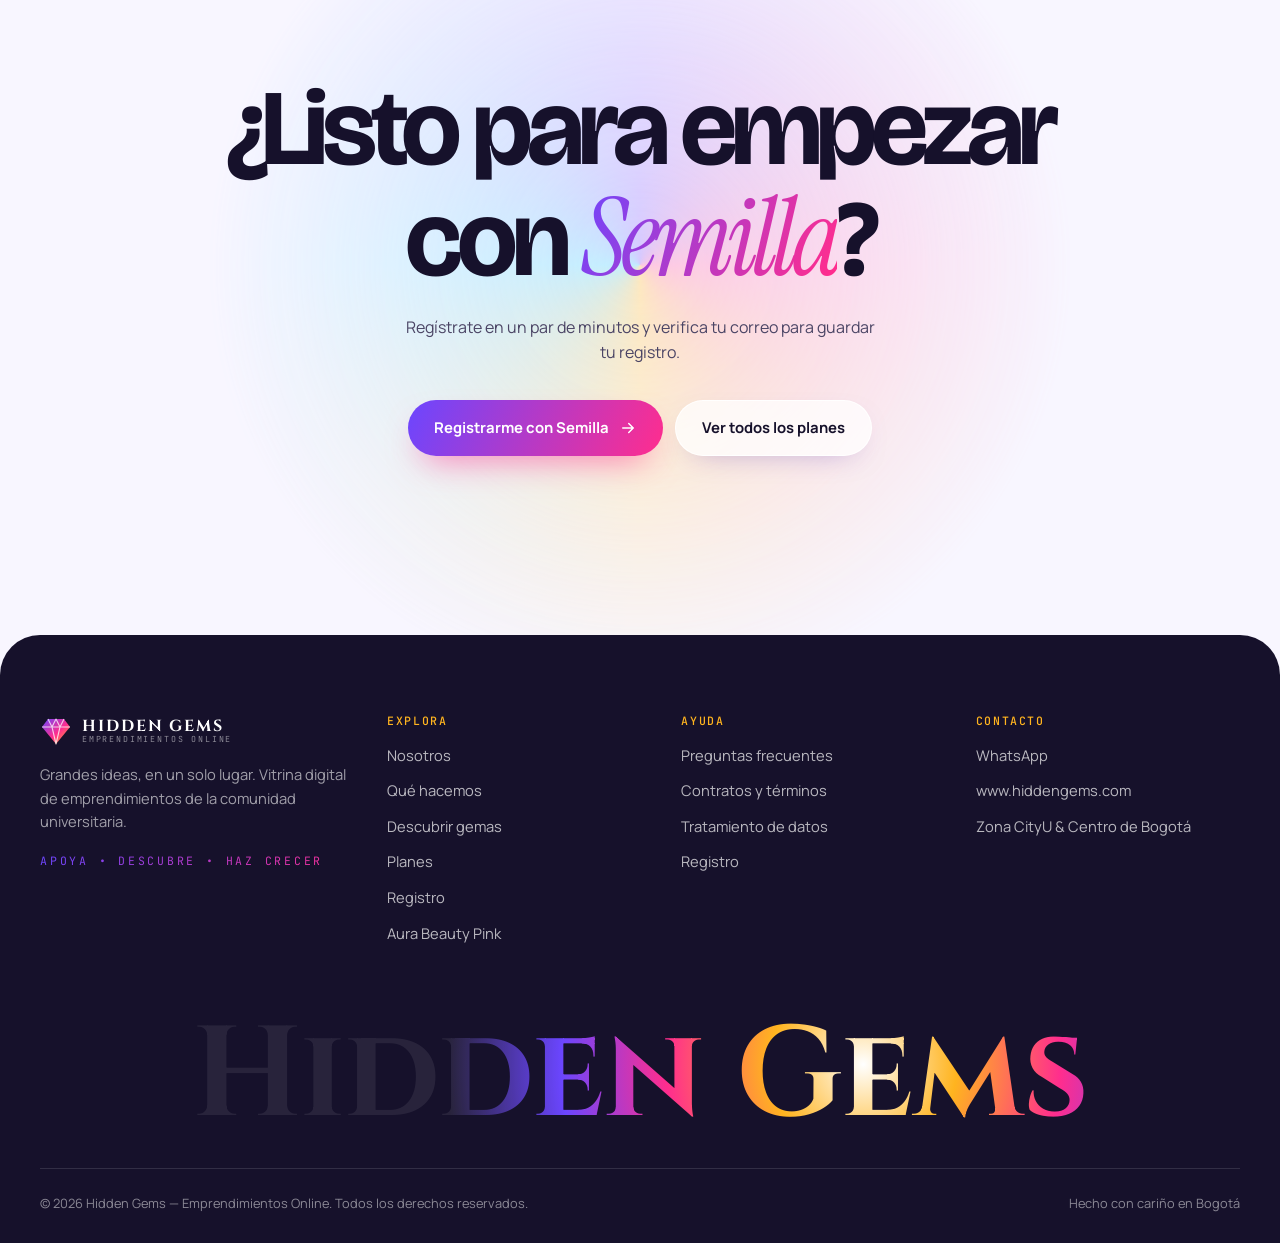
<file: plan-semilla.html>
<!DOCTYPE html>
<html lang="es">
<head>
<meta charset="UTF-8">
<meta name="viewport" content="width=device-width, initial-scale=1.0, viewport-fit=cover">
<title>Plan Semilla · Hidden Gems</title>
<meta name="description" content="Plan Semilla de Hidden Gems: qué incluye, precio, comparación de planes y contrato.">
<meta name="theme-color" content="#f8f6ff">
<link rel="preconnect" href="https://fonts.googleapis.com">
<link rel="preconnect" href="https://fonts.gstatic.com" crossorigin>
<link href="https://fonts.googleapis.com/css2?family=Bricolage+Grotesque:opsz,wght@12..96,400..800&family=Instrument+Serif:ital@0;1&family=Manrope:wght@400;500;600;700;800&family=JetBrains+Mono:wght@400;500&family=Cinzel:wght@600;700&display=swap" rel="stylesheet">
<link rel="stylesheet" href="styles.css?v=20261126">
<script>document.documentElement.classList.add('js');</script>
</head>
<body class="plan-page" style="--pc:#00c98e;--pc2:#00b4f0">
<!-- Sprite -->
<svg width="0" height="0" style="position:absolute" aria-hidden="true">
  <defs>
    <linearGradient id="gg" x1="0" y1="0" x2="1" y2="1"><stop offset="0" stop-color="#6b46ff"/><stop offset=".55" stop-color="#ff2d8e"/><stop offset="1" stop-color="#ffb41f"/></linearGradient>
    <linearGradient id="sg" x1="0" y1="0" x2="1" y2="1"><stop offset="0" stop-color="#6b46ff"/><stop offset=".55" stop-color="#ff2d8e"/><stop offset="1" stop-color="#ffb41f"/></linearGradient>
    <linearGradient id="tg" x1="0" y1="0" x2="1" y2="1"><stop offset="0" stop-color="#6b46ff"/><stop offset="1" stop-color="#ff2d8e"/></linearGradient>
  </defs>
  <symbol id="i-arrow" viewBox="0 0 24 24"><path d="M5 12h14M13 6l6 6-6 6" fill="none" stroke="currentColor" stroke-width="2" stroke-linecap="round" stroke-linejoin="round"/></symbol>
  <symbol id="i-heart" viewBox="0 0 24 24"><path d="M12 20.5s-7.5-4.6-9.3-9.2C1.4 7.9 3.6 4.5 7 4.5c2 0 3.6 1.1 5 3 1.4-1.9 3-3 5-3 3.4 0 5.6 3.4 4.3 6.8-1.8 4.6-9.3 9.2-9.3 9.2z"/></symbol>
  <symbol id="i-check" viewBox="0 0 24 24"><path d="M5 12.5l4.5 4.5L19 7.5" fill="none" stroke="currentColor" stroke-width="3" stroke-linecap="round" stroke-linejoin="round"/></symbol>
  <symbol id="i-gem" viewBox="0 0 24 24"><path d="M6 3h12l4 6-10 12L2 9z M2 9h20 M9 3l-2 6 5 12 5-12-2-6" fill="none" stroke="currentColor" stroke-width="1.8" stroke-linejoin="round"/></symbol>
  <symbol id="i-wa" viewBox="0 0 24 24"><path fill="currentColor" d="M12 2a10 10 0 0 0-8.6 15.1L2 22l5-1.3A10 10 0 1 0 12 2zm0 18.2a8.2 8.2 0 0 1-4.2-1.1l-.3-.2-3 .8.8-2.9-.2-.3A8.2 8.2 0 1 1 12 20.2zm4.5-6.1c-.2-.1-1.5-.7-1.7-.8-.2-.1-.4-.1-.6.1l-.8 1c-.1.2-.3.2-.5.1a6.7 6.7 0 0 1-3.3-2.9c-.2-.4.2-.4.7-1.3.1-.2 0-.3 0-.4l-.8-1.8c-.2-.5-.4-.4-.6-.4h-.5a1 1 0 0 0-.7.3 3 3 0 0 0-.9 2.2 5.2 5.2 0 0 0 1.1 2.7 11.8 11.8 0 0 0 4.5 4c1.7.7 2.3.8 3.2.6.5-.1 1.5-.6 1.7-1.2.2-.6.2-1.1.2-1.2-.1-.1-.2-.2-.5-.3z"/></symbol>
  <symbol id="i-eye" viewBox="0 0 24 24"><path d="M2 12s3.6-7 10-7 10 7 10 7-3.6 7-10 7S2 12 2 12z" fill="none" stroke="currentColor" stroke-width="2"/><circle cx="12" cy="12" r="3" fill="none" stroke="currentColor" stroke-width="2"/></symbol>
  <symbol id="i-search" viewBox="0 0 24 24"><circle cx="11" cy="11" r="7" fill="none" stroke="currentColor" stroke-width="2"/><path d="M20 20l-3.5-3.5" stroke="currentColor" stroke-width="2" stroke-linecap="round"/></symbol>
  <symbol id="i-pin" viewBox="0 0 24 24"><path d="M12 21s-7-6.2-7-11.5A7 7 0 0 1 19 9.5C19 14.8 12 21 12 21z" fill="none" stroke="currentColor" stroke-width="2"/><circle cx="12" cy="9.5" r="2.5" fill="none" stroke="currentColor" stroke-width="2"/></symbol>
  <symbol id="i-caret" viewBox="0 0 12 12"><path d="M2 4l4 4 4-4" fill="none" stroke="currentColor" stroke-width="1.6" stroke-linecap="round"/></symbol>
  <symbol id="i-up" viewBox="0 0 24 24"><path d="M12 19V5M6 11l6-6 6 6" fill="none" stroke="currentColor" stroke-width="2" stroke-linecap="round" stroke-linejoin="round"/></symbol>
  <symbol id="i-upload" viewBox="0 0 24 24"><path d="M12 16V4M7 9l5-5 5 5M4 16v3a1 1 0 0 0 1 1h14a1 1 0 0 0 1-1v-3" fill="none" stroke="currentColor" stroke-width="2" stroke-linecap="round" stroke-linejoin="round"/></symbol>
  <symbol id="i-spark" viewBox="0 0 24 24"><path d="M12 2l2.2 7.8L22 12l-7.8 2.2L12 22l-2.2-7.8L2 12l7.8-2.2z" fill="currentColor"/></symbol>
  <symbol id="i-chat" viewBox="0 0 24 24"><path d="M4 5h16v11H9l-5 4z" fill="none" stroke="currentColor" stroke-width="2" stroke-linejoin="round"/></symbol>
  <!-- product art (64x64) -->
  <symbol id="p-acc" viewBox="0 0 64 64"><path d="M16 8c3 14 9 20 16 22 7-2 13-8 16-22"/><path d="M22 34l10-6 10 6-10 22z"/><path d="M22 34h20M32 28l-4 6 4 22 4-22z"/><circle cx="32" cy="27" r="1.5"/></symbol>
  <symbol id="p-ill" viewBox="0 0 64 64"><rect x="8" y="12" width="40" height="32" rx="4"/><path d="M14 38l9-10 7 7 6-8 8 11"/><circle cx="20" cy="21" r="3"/><path d="M50 30l8-18M46 40l4-10 3 2-4 9z"/></symbol>
  <symbol id="p-cafe" viewBox="0 0 64 64"><path d="M14 26h32v12a12 12 0 0 1-12 12h-8a12 12 0 0 1-12-12z"/><path d="M46 30h4a6 6 0 0 1 0 12h-5"/><path d="M23 10q4 5 0 10M31 8q4 5 0 10M39 10q4 5 0 10"/><path d="M10 56h40"/></symbol>
  <symbol id="p-lap" viewBox="0 0 64 64"><rect x="12" y="12" width="40" height="26" rx="3"/><path d="M6 44h52l-4 6H10z"/><path d="M24 44l6-6h4l6 6"/><path d="M20 20h14M20 26h22M20 32h8"/></symbol>
  <symbol id="p-logo" viewBox="0 0 64 64"><path d="M32 6l14 22-14 30-14-30z"/><path d="M32 6v26"/><circle cx="32" cy="35" r="3.5"/><path d="M18 28h28"/><path d="M6 58h20M38 58h20"/></symbol>
  <symbol id="p-hood" viewBox="0 0 64 64"><path d="M22 10l-9 6-7 20 8 3 3-9v26h30V30l3 9 8-3-7-20-9-6q-10 10-20 0z"/><path d="M28 18v9M36 18v9"/><path d="M24 44h16"/></symbol>
  <symbol id="p-gift" viewBox="0 0 64 64"><rect x="10" y="26" width="44" height="10" rx="2"/><path d="M14 36v20h36V36"/><path d="M32 26v30"/><path d="M32 26c-6 0-14-2-14-8s8-6 14 8c6-14 14-14 14-8s-8 8-14 8z"/></symbol>
</svg>

<div class="aura" aria-hidden="true"><span class="blob blob--1"></span><span class="blob blob--2"></span><span class="blob blob--3"></span><span class="blob blob--4"></span><span class="blob blob--m"></span></div>
<div class="cursor" aria-hidden="true"><span class="cursor__label">Ver</span></div>
<div class="cursor-dot" aria-hidden="true"></div>
<div class="progress" aria-hidden="true"></div>

<header class="header" id="top">
  <nav class="nav" aria-label="Principal">
    <a class="logo" href="index.html" aria-label="Hidden Gems, inicio">
      <svg class="logo__mark" viewBox="0 0 32 32" aria-hidden="true"><path d="M8 4h16l6 8-14 17L2 12z" fill="url(#gg)"/><path d="M2 12h28M8 4l4 8 4 17 4-17 4-8M12 12l4-8 4 8" fill="none" stroke="#fff" stroke-opacity=".75" stroke-width="1.1" stroke-linejoin="round"/></svg>
      <span class="logo__txt"><span class="logo__name">Hidden Gems</span><span class="logo__sub">EMPRENDIMIENTOS ONLINE</span></span>
    </a>
    <ul class="nav__links">
      <li><a href="index.html#nosotros">Nosotros</a></li>
      <li><a href="index.html#que-hacemos">Qué hacemos</a></li>
      <li><a href="index.html#catalogo">Gemas</a></li>
      <li><a href="index.html#planes">Planes</a></li>
      <li><a href="index.html#registro">Registro</a></li>
      <li class="nav__pill" aria-hidden="true"></li>
    </ul>
    <div class="nav__actions">
      <button class="fav-pill" id="favPill" type="button" aria-label="Ver mis favoritos"><svg><use href="#i-heart"/></svg><span id="favCount">0</span></button>
      <a href="index.html#registro" class="btn btn--sm btn--grad magnetic">Registrar mi emprendimiento</a>
      <button class="burger" id="burger" type="button" aria-label="Abrir menú" aria-expanded="false" aria-controls="mmenu"><span></span><span></span></button>
    </div>
  </nav>
</header>

<div class="mmenu" id="mmenu" aria-hidden="true">
  <ol>
    <li><a href="index.html#nosotros"><small>01</small>Nosotros</a></li>
    <li><a href="index.html#que-hacemos"><small>02</small>Qué hacemos</a></li>
    <li><a href="index.html#catalogo"><small>03</small>Descubrir gemas</a></li>
    <li><a href="index.html#planes"><small>04</small>Planes</a></li>
    <li><a href="index.html#registro"><small>05</small>Registro</a></li>
    <li><a href="index.html#faq"><small>06</small>Preguntas</a></li>
    <li><a href="aura-beauty-pink.html"><small>07</small>Aura Beauty Pink</a></li>
  </ol>
  <div class="mmenu__cta">
    <a href="index.html#registro" class="btn btn--grad btn--block">Registrar mi emprendimiento</a>
    <a href="https://wa.me/573108705851" class="btn btn--ghost btn--block" target="_blank" rel="noopener">Dudas por WhatsApp</a>
  </div>
</div>

<main>
<section class="plan-hero" id="inicio">
  <div class="hero__grid" aria-hidden="true"></div>
  <div class="wrap plan-hero__inner">
    <div class="plan-hero__copy">
      <a class="back" href="index.html#planes"><svg><use href="#i-arrow"/></svg>Todos los planes</a>
      <span class="eyebrow">Plan de membresía</span>
      <h1 class="split" data-split>Plan <em class="gt">Semilla</em></h1>
      <p class="lede">Empieza a vender en el campus sin pagar mensualidad. Ideal para validar tu idea: solo pagas un 3% de cada venta.</p>
      <div class="hero__ctas">
        <a href="index.html?plan=semilla#registro" class="btn btn--grad magnetic">Registrarme con Semilla <svg><use href="#i-arrow"/></svg></a>
        <a href="#contrato" class="btn btn--ghost magnetic">Ver contrato</a>
      </div>
      <div class="chips plan-others"><a class="chip" style="--c:#ff2d8e" href="plan-pro.html"><i></i>Plan Gema Pro</a><a class="chip" style="--c:#6b46ff" href="plan-elite.html"><i></i>Plan Gema Élite</a></div>
    </div>
    <div class="price-card reveal reveal--pop">
      <svg class="price-card__gem" viewBox="0 0 24 24" aria-hidden="true"><use href="#i-gem"/></svg>
      <p class="price-card__lbl">Mensualidad</p>
      <p class="price-card__price">$0 <small>COP / mes</small></p>
      <p class="price-card__fee">3% de comisión por venta</p>
      <ul><li><svg><use href="#i-check"/></svg>Sin mensualidad</li><li><svg><use href="#i-check"/></svg>Hasta 3 productos</li><li><svg><use href="#i-check"/></svg>3% por venta</li></ul>
    </div>
  </div>
</section>

<section class="section" id="incluye" style="padding-top:20px">
  <div class="wrap">
    <div class="sec-head">
      <span class="eyebrow reveal">Qué incluye</span>
      <h2 class="h2 reveal">Todo lo que trae <em>Semilla</em></h2>
    </div>
    <div class="feat"><article class="benefit reveal" style="--c:#00c98e;--d:0.00s"><span class="benefit__ico"><svg><use href="#i-check"/></svg></span><h3>Hasta 3 productos en catálogo</h3><p>Publica hasta tres productos o servicios con su precio, categoría y disponibilidad.</p></article><article class="benefit reveal" style="--c:#00b4f0;--d:0.08s"><span class="benefit__ico"><svg><use href="#i-check"/></svg></span><h3>Perfil básico en el directorio</h3><p>Tu emprendimiento aparece en la vitrina de Hidden Gems con su nombre, zona y categoría.</p></article><article class="benefit reveal" style="--c:#00c98e;--d:0.16s"><span class="benefit__ico"><svg><use href="#i-check"/></svg></span><h3>Enlace directo a WhatsApp/Nequi</h3><p>Los compradores te escriben por WhatsApp y te pagan por Nequi, sin pasos intermedios.</p></article><article class="benefit reveal" style="--c:#00b4f0;--d:0.00s"><span class="benefit__ico"><svg><use href="#i-check"/></svg></span><h3>3% de comisión por venta</h3><p>No pagas mensualidad: solo un 3% de cada venta realizada a través de la plataforma.</p></article></div>
  </div>
</section>

<section class="section" id="ideal" style="padding-top:0">
  <div class="wrap ideal">
    <div class="ideal__box reveal">
      <h3>Ideal para</h3>
      <ul class="ticks"><li><svg><use href="#i-check"/></svg>Validar una idea antes de invertir</li><li><svg><use href="#i-check"/></svg>Emprendimientos que empiezan con pocos productos</li><li><svg><use href="#i-check"/></svg>Probar la vitrina sin un costo fijo</li></ul>
    </div>
    <div class="ideal__box reveal" style="--d:.1s">
      <h3>Cómo empezar</h3>
      <ol class="mini-steps"><li><b>Regístrate</b> con los datos de tu emprendimiento, tu cédula, tu celular y tu correo.</li><li><b>Verifica tu correo</b> con el código que te enviamos.</li><li><b>Activamos tu vitrina</b> y empiezas a recibir compradores.</li></ol>
      <a class="btn btn--sm magnetic" href="index.html?plan=semilla#registro">Ir al registro <svg><use href="#i-arrow"/></svg></a>
    </div>
  </div>
</section>

<section class="section" id="comparar" style="padding-top:0">
  <div class="wrap">
    <div class="sec-head">
      <span class="eyebrow reveal">Compara</span>
      <h2 class="h2 reveal">Los tres planes, <em>lado a lado</em></h2>
    </div>
    <div class="compare reveal"><table><thead><tr><th scope="col"><span class="sr">Característica</span></th><th scope="col" class="is-cur"><a href="plan-semilla.html">Semilla</a></th><th scope="col" class=""><a href="plan-pro.html">Gema Pro</a></th><th scope="col" class=""><a href="plan-elite.html">Gema Élite</a></th></tr></thead><tbody><tr><th scope="row">Mensualidad</th><td class="is-cur">$0</td><td class="">$19.900</td><td class="">$39.900</td></tr><tr><th scope="row">Comisión por venta</th><td class="is-cur">3%</td><td class="">0%</td><td class="">0%</td></tr><tr><th scope="row">Productos en catálogo</th><td class="is-cur">Hasta 3</td><td class="">Hasta 10</td><td class="">Ilimitado</td></tr><tr><th scope="row">Perfil en el directorio</th><td class="is-cur">✓</td><td class="">✓</td><td class="">✓</td></tr><tr><th scope="row">Smart Pre-Orders</th><td class="is-cur">—</td><td class="">✓</td><td class="">✓</td></tr><tr><th scope="row">“Radar de Gemas”</th><td class="is-cur">—</td><td class="">✓</td><td class="">✓</td></tr><tr><th scope="row">Insignia “Gema Verificada”</th><td class="is-cur">—</td><td class="">✓</td><td class="">✓</td></tr><tr><th scope="row">Reportes de rendimiento</th><td class="is-cur">—</td><td class="">✓</td><td class="">✓</td></tr><tr><th scope="row">Posición prioritaria en Home</th><td class="is-cur">—</td><td class="">—</td><td class="">✓</td></tr><tr><th scope="row">Pauta promocional en redes</th><td class="is-cur">—</td><td class="">—</td><td class="">✓</td></tr><tr><th scope="row">Stand en “Gems Market”</th><td class="is-cur">—</td><td class="">—</td><td class="">✓</td></tr></tbody></table></div>
  </div>
</section>

<section class="section" id="contrato" style="padding-top:0">
  <div class="wrap">
    <div class="sec-head">
      <span class="eyebrow reveal">Contrato</span>
      <h2 class="h2 reveal">Las reglas, <em>claras</em></h2>
      <p class="lede reveal">Al registrarte con el Plan Semilla aceptas este contrato. Léelo con calma y, si tienes dudas, escríbenos antes de adquirir el servicio.</p>
    </div>
    <article class="contract reveal">
      <p class="contract__draft">Borrador para revisión. Este texto es un modelo y no constituye asesoría legal; debe ser revisado antes de usarse.</p>
      <h2 class="contract__title">Contrato de prestación de servicios de vitrina digital · Plan Semilla</h2>
      <p>Entre <b>HIDDEN GEMS – EMPRENDIMIENTOS ONLINE</b> (en adelante, “Hidden Gems”) y la persona natural o jurídica que se registra como emprendedor en la plataforma (en adelante, “el Emprendedor”), identificada con los datos suministrados en el registro, se celebra el presente contrato, que se rige por las siguientes cláusulas:</p>
      <h3>1. Objeto</h3><p>Hidden Gems presta al Emprendedor el servicio de exhibición, promoción y conexión con compradores de sus productos o servicios en su vitrina digital, en las condiciones del Plan Semilla.</p>
      <h3>2. Servicios incluidos</h3><ul><li>Hasta 3 productos en catálogo</li><li>Perfil básico en el directorio</li><li>Enlace directo a WhatsApp/Nequi</li><li>3% de comisión por venta</li></ul>
      <h3>3. Precio y forma de pago</h3><p>El Plan Semilla no tiene mensualidad. El Emprendedor no paga un valor fijo por la exhibición de sus productos.</p>
      <h3>4. Comisión</h3><p>Hidden Gems cobra una comisión del tres por ciento (3%) sobre el valor de cada venta realizada a través de la plataforma. La comisión se liquida al cierre de cada mes y se paga dentro de los cinco (5) días hábiles siguientes, por Nequi o por el medio que Hidden Gems informe.</p>
      <h3>5. Duración y renovación</h3><p>El contrato tiene una duración de un (1) mes contado desde la activación de la vitrina y se renueva automáticamente por periodos iguales, salvo que alguna de las partes avise lo contrario con al menos cinco (5) días de anticipación al fin del periodo.</p>
      <h3>6. Cambio de plan y terminación</h3><p>El Emprendedor puede cambiar de plan o terminar el contrato en cualquier momento; el cambio aplica desde el siguiente periodo y no hay reembolso de periodos ya iniciados. Hidden Gems puede suspender o terminar el servicio si el Emprendedor incumple este contrato.</p>
      <h3>7. Obligaciones del Emprendedor</h3><ul>
        <li>Suministrar información veraz y verificable: cédula, número de celular y correo electrónico.</li>
        <li>Ofrecer únicamente productos y servicios lícitos, que cumplan la normatividad aplicable, incluida la sanitaria en el caso de alimentos.</li>
        <li>Respetar los precios publicados, mantener actualizada la disponibilidad y responder a los compradores.</li>
        <li>Pagar oportunamente los valores a su cargo según el plan.</li></ul>
      <h3>8. Obligaciones de Hidden Gems</h3><ul>
        <li>Publicar y mantener visible el perfil del Emprendedor durante la vigencia del contrato.</li>
        <li>Prestar los servicios incluidos en el Plan Semilla.</li>
        <li>Brindar soporte por WhatsApp al +57 310 870 5851.</li>
        <li>Informar con anticipación cualquier cambio en el servicio.</li></ul>
      <h3>9. Verificación de datos</h3><p>Hidden Gems verifica el correo electrónico del Emprendedor con un código de confirmación y puede validar su cédula y celular. Los perfiles con datos falsos o que no puedan verificarse pueden ser suspendidos.</p>
      <h3>10. Naturaleza de la relación y responsabilidad</h3><p>Hidden Gems es una plataforma de exhibición e intermediación. La compraventa se celebra directamente entre el Emprendedor y el comprador; el Emprendedor responde por la calidad, la garantía y la entrega de sus productos conforme al Estatuto del Consumidor (Ley 1480 de 2011).</p>
      <h3>11. Uso de marca</h3><p>El Emprendedor autoriza a Hidden Gems a usar su nombre comercial, logotipo y fotografías de producto para exhibirlos en la plataforma y promocionarlos en sus canales.</p>
      <h3 id="datos">12. Tratamiento de datos personales</h3><p>De acuerdo con la Ley 1581 de 2012, el Emprendedor autoriza a Hidden Gems a tratar sus datos personales para el registro, la verificación, el contacto y la prestación del servicio. El Emprendedor puede conocer, actualizar, rectificar y solicitar la supresión de sus datos escribiendo al +57 310 870 5851.</p>
      <h3>13. Modificaciones</h3><p>Hidden Gems puede modificar precios o condiciones avisando con al menos quince (15) días de anticipación. Si el Emprendedor no está de acuerdo, puede terminar el contrato sin penalidad.</p>
      
      <h3>14. Ley aplicable</h3><p>Este contrato se rige por las leyes de la República de Colombia. Las diferencias se resolverán primero por arreglo directo y, de no lograrse, ante los jueces de Bogotá D.C.</p>
      <h3>15. Aceptación</h3><p>El contrato se entiende aceptado cuando el Emprendedor marca la casilla de aceptación en el registro y confirma su correo con el código de verificación.</p>

      <a class="terms-help" href="https://wa.me/573108705851?text=Hola%20Hidden%20Gems%2C%20tengo%20dudas%20sobre%20el%20Plan%20Semilla%20antes%20de%20adquirirlo." target="_blank" rel="noopener"><svg><use href="#i-wa"/></svg><span>¿Dudas sobre este contrato? <b>Escríbenos al +57 310 870 5851</b></span></a>
    </article>
  </div>
</section>

<section class="cta-band">
  <div class="cta-band__glow" aria-hidden="true"></div>
  <div class="wrap">
    <h2 class="reveal">¿Listo para empezar con <em class="gt">Semilla</em>?</h2>
    <p class="reveal">Regístrate en un par de minutos y verifica tu correo para guardar tu registro.</p>
    <div class="hero__ctas reveal">
      <a href="index.html?plan=semilla#registro" class="btn btn--grad magnetic">Registrarme con Semilla <svg><use href="#i-arrow"/></svg></a>
      <a href="index.html#planes" class="btn btn--ghost magnetic">Ver todos los planes</a>
    </div>
  </div>
</section>
</main>

<footer class="footer">
  <div class="wrap">
    <div class="footer__top">
      <div>
        <a class="logo" href="index.html#inicio"><svg class="logo__mark" viewBox="0 0 32 32" aria-hidden="true"><path d="M8 4h16l6 8-14 17L2 12z" fill="url(#gg)"/><path d="M2 12h28M8 4l4 8 4 17 4-17 4-8M12 12l4-8 4 8" fill="none" stroke="#fff" stroke-opacity=".75" stroke-width="1.1" stroke-linejoin="round"/></svg><span class="logo__txt"><span class="logo__name">Hidden Gems</span><span class="logo__sub">EMPRENDIMIENTOS ONLINE</span></span></a>
        <p class="footer__blurb">Grandes ideas, en un solo lugar. Vitrina digital de emprendimientos de la comunidad universitaria.</p>
        <p class="footer__slogan gt">APOYA • DESCUBRE • HAZ CRECER</p>
      </div>
      <div><h4>Explora</h4><ul><li><a href="index.html#nosotros">Nosotros</a></li><li><a href="index.html#que-hacemos">Qué hacemos</a></li><li><a href="index.html#catalogo">Descubrir gemas</a></li><li><a href="index.html#planes">Planes</a></li><li><a href="index.html#registro">Registro</a></li><li><a href="aura-beauty-pink.html">Aura Beauty Pink</a></li></ul></div>
      <div><h4>Ayuda</h4><ul><li><a href="index.html#faq">Preguntas frecuentes</a></li><li><a href="plan-pro.html#contrato">Contratos y términos</a></li><li><a href="plan-pro.html#datos">Tratamiento de datos</a></li><li><a href="index.html#registro">Registro</a></li></ul></div>
      <div><h4>Contacto</h4><ul><li><a href="https://wa.me/573108705851" target="_blank" rel="noopener">WhatsApp</a></li><li><a href="https://www.hiddengems.com" target="_blank" rel="noopener">www.hiddengems.com</a></li><li><a href="index.html#nosotros">Zona CityU &amp; Centro de Bogotá</a></li></ul></div>
    </div>
    <div class="wordmark" id="wordmark" aria-hidden="true">Hidden Gems</div>
    <div class="footer__bottom"><span>© 2026 Hidden Gems — Emprendimientos Online. Todos los derechos reservados.</span><span>Hecho con cariño en Bogotá</span></div>
  </div>
</footer>

<div class="toasts" id="toasts" aria-live="polite"></div>
<a class="dudas" href="https://wa.me/573108705851?text=Hola%20Hidden%20Gems%2C%20tengo%20una%20duda%3A" target="_blank" rel="noopener" aria-label="Dudas: escríbenos por WhatsApp"><svg viewBox="0 0 24 24" aria-hidden="true"><path fill="currentColor" d="M12 2a10 10 0 0 0-8.6 15.1L2 22l5-1.3A10 10 0 1 0 12 2zm0 18.2a8.2 8.2 0 0 1-4.2-1.1l-.3-.2-3 .8.8-2.9-.2-.3A8.2 8.2 0 1 1 12 20.2zm4.5-6.1c-.2-.1-1.5-.7-1.7-.8-.2-.1-.4-.1-.6.1l-.8 1c-.1.2-.3.2-.5.1a6.7 6.7 0 0 1-3.3-2.9c-.2-.4.2-.4.7-1.3.1-.2 0-.3 0-.4l-.8-1.8c-.2-.5-.4-.4-.6-.4h-.5a1 1 0 0 0-.7.3 3 3 0 0 0-.9 2.2 5.2 5.2 0 0 0 1.1 2.7 11.8 11.8 0 0 0 4.5 4c1.7.7 2.3.8 3.2.6.5-.1 1.5-.6 1.7-1.2.2-.6.2-1.1.2-1.2-.1-.1-.2-.2-.5-.3z"/></svg><span>Dudas</span></a>
<a href="#inicio" class="totop" id="totop" aria-label="Volver arriba"><svg class="ring" viewBox="0 0 54 54" aria-hidden="true"><circle cx="27" cy="27" r="25" id="totopRing" stroke-dasharray="157" stroke-dashoffset="157"/></svg><svg viewBox="0 0 24 24" aria-hidden="true"><path d="M12 19V5M6 11l6-6 6 6" fill="none" stroke="currentColor" stroke-width="2" stroke-linecap="round" stroke-linejoin="round"/></svg></a>
<script src="main.js?v=20261126" defer></script>
</body>
</html>
</file>
<file: styles.css>
/* =========================================================
   HIDDEN GEMS — styles.css
   Layout: luminous "prism" one-pager — white light ground, vivid gem hues
   drifting behind frosted-glass vitrines; one prismatic gem as hero object.
   ========================================================= */
:root {
  color-scheme: light;
  --bg: #f8f6ff;
  --bg-2: #ffffff;
  --bg-3: #f0ecfd;
  --ink: #16112b;
  --ink-soft: #4b4565;
  --mute: #827c9b;
  --violet: #6b46ff;
  --fuchsia: #ff2d8e;
  --sun: #ffb41f;
  --cyan: #00b4f0;
  --mint: #00c98e;
  --coral: #ff6b3d;
  --ok: #00b37e;
  --bad: #f0384f;
  --grad: linear-gradient(115deg, var(--violet) 0%, var(--fuchsia) 52%, var(--sun) 100%);
  --grad-cool: linear-gradient(115deg, var(--cyan), var(--violet));
  --glass: rgba(255, 255, 255, .62);
  --glass-line: rgba(255, 255, 255, .9);
  --line: rgba(107, 70, 255, .16);
  --line-2: rgba(22, 17, 43, .08);
  --shadow: 0 30px 60px -30px rgba(76, 45, 180, .35), 0 8px 20px -12px rgba(22, 17, 43, .15);
  --f-display: 'Bricolage Grotesque', 'Helvetica Neue', Arial, sans-serif;
  --f-serif: 'Instrument Serif', Georgia, 'Times New Roman', serif;
  --f-body: 'Manrope', system-ui, -apple-system, 'Segoe UI', sans-serif;
  --f-mono: 'JetBrains Mono', ui-monospace, Menlo, monospace;
  --f-brand: 'Cinzel', Georgia, serif;
  --r: 26px;
  --ease: cubic-bezier(.2, .8, .2, 1);
  --ease-out: cubic-bezier(.16, 1, .3, 1);
  --spring: cubic-bezier(.34, 1.56, .64, 1);
  --gutter-l: max(20px, env(safe-area-inset-left, 0px));
  --gutter-r: max(20px, env(safe-area-inset-right, 0px));
}

*, *::before, *::after { box-sizing: border-box; }
* { margin: 0; padding: 0; }
[hidden] { display: none !important; }
html { overflow-x: hidden; scroll-behavior: smooth; scroll-padding-top: 100px; -webkit-text-size-adjust: 100%; }
body { background: var(--bg); color: var(--ink); font-family: var(--f-body); font-size: 16px; line-height: 1.6; overflow-x: hidden; overflow-x: clip; -webkit-font-smoothing: antialiased; }
body::before { content: ""; position: fixed; inset: 0 0 auto; height: env(safe-area-inset-top, 0px); background: var(--bg); z-index: 1001; }
img, svg, canvas { display: block; max-width: 100%; }
a { color: inherit; }
button, input, select, textarea { font: inherit; color: inherit; }
button { cursor: pointer; background: none; border: 0; }
:focus-visible { outline: 2.5px solid var(--violet); outline-offset: 3px; border-radius: 8px; }
::selection { background: var(--fuchsia); color: #fff; }

h1, h2, h3, h4 { font-family: var(--f-display); font-weight: 700; line-height: 1.02; letter-spacing: -.025em; text-wrap: balance; }
.gt { background: var(--grad); background-size: 200% 100%; -webkit-background-clip: text; background-clip: text; color: transparent; }
@keyframes shimmer { 0%,100% { background-position: 0% 50%; } 50% { background-position: 100% 50%; } }

.wrap { max-width: 1240px; margin-inline: auto; padding-left: var(--gutter-l); padding-right: var(--gutter-r); }
.section { padding-block: clamp(80px, 12vw, 150px); position: relative; }

.eyebrow { display: inline-flex; align-items: center; gap: 10px; padding: 7px 14px 7px 10px; border-radius: 999px; background: var(--glass); border: 1px solid var(--glass-line); box-shadow: 0 6px 20px -10px rgba(107,70,255,.4); font-family: var(--f-mono); font-size: .72rem; letter-spacing: .14em; text-transform: uppercase; color: var(--violet); }
.eyebrow::before { content: ""; width: 9px; height: 9px; background: var(--grad); transform: rotate(45deg); border-radius: 2px; animation: spinGem 4s var(--ease) infinite; }
@keyframes spinGem { 0%, 70% { transform: rotate(45deg); } 100% { transform: rotate(405deg); } }
.h2 { font-size: clamp(2.4rem, 6.2vw, 4.8rem); margin-top: 20px; letter-spacing: -.04em; }
.h2 em, .serif { font-family: var(--f-serif); font-style: italic; font-weight: 400; letter-spacing: -.01em; }
.h2 em { background: var(--grad); -webkit-background-clip: text; background-clip: text; color: transparent; padding-right: .05em; }
.lede { color: var(--ink-soft); font-size: clamp(1rem, 1.4vw, 1.15rem); max-width: 58ch; margin-top: 18px; }
.sec-head { display: grid; gap: 4px; justify-items: start; margin-bottom: clamp(40px, 6vw, 70px); }
.sec-head--split { grid-template-columns: minmax(0, 1fr) auto; align-items: end; gap: 24px; }
.sec-head--center { justify-items: center; text-align: center; }
.sec-head--center .lede { margin-inline: auto; }
@media (max-width: 820px) { .sec-head--split { grid-template-columns: minmax(0, 1fr); } }

/* ---------- living background ---------- */
.aura { position: fixed; inset: 0; z-index: -1; pointer-events: none; overflow: hidden; }
.blob { position: absolute; width: 60vmax; height: 60vmax; border-radius: 50%; opacity: .7; will-change: transform; animation: drift 30s ease-in-out infinite; }
.blob--1 { background: radial-gradient(circle, rgba(198,181,255,.9), rgba(198,181,255,0) 65%); top: -22vmax; left: -18vmax; }
.blob--2 { background: radial-gradient(circle, rgba(255,179,214,.85), rgba(255,179,214,0) 65%); top: 15vh; right: -24vmax; animation-delay: -10s; animation-duration: 36s; }
.blob--3 { background: radial-gradient(circle, rgba(255,225,161,.85), rgba(255,225,161,0) 65%); bottom: -26vmax; left: 12vw; animation-delay: -18s; animation-duration: 40s; }
.blob--4 { background: radial-gradient(circle, rgba(168,233,255,.8), rgba(168,233,255,0) 65%); top: 38vh; left: -26vmax; width: 46vmax; height: 46vmax; animation-delay: -5s; }
.blob--m { width: 36vmax; height: 36vmax; background: radial-gradient(circle, rgba(255,45,142,.22), rgba(107,70,255,.12) 40%, transparent 68%); left: 0; top: 0; transform: translate(var(--mx-px, 50vw), var(--my-px, 30vh)) translate(-50%, -50%); animation: none; opacity: 1; transition: transform 1.2s var(--ease-out); }
@keyframes drift { 0%,100% { transform: translate3d(0,0,0); } 33% { transform: translate3d(6vw,8vh,0); } 66% { transform: translate3d(-5vw,4vh,0); } }

/* ---------- splash ---------- */
.splash { position: fixed; inset: 0; z-index: 10000; background: var(--bg); display: grid; place-items: center; transition: clip-path 1.1s var(--ease-out), visibility 0s 1.1s; clip-path: inset(0 0 0 0); animation: splashSafety .01s 4.5s forwards; }
.splash.is-out { clip-path: inset(0 0 100% 0); visibility: hidden; pointer-events: none; }
@keyframes splashSafety { to { visibility: hidden; pointer-events: none; clip-path: inset(0 0 100% 0); } }
.splash__inner { display: grid; justify-items: center; gap: 18px; }
.splash__gem { width: 90px; height: 90px; animation: splashSpin 1.6s var(--ease-out) both; }
.splash__gem path { fill: none; stroke: url(#sg); stroke-width: 1.6; stroke-linejoin: round; stroke-dasharray: 300; stroke-dashoffset: 300; animation: draw 1.3s var(--ease-out) forwards; }
.splash__gem path:nth-child(3) { animation-delay: .2s; } .splash__gem path:nth-child(4) { animation-delay: .35s; }
@keyframes splashSpin { from { transform: rotate(-90deg) scale(.6); } }
@keyframes draw { to { stroke-dashoffset: 0; } }
.splash__word { font-family: var(--f-brand); letter-spacing: .42em; font-size: .9rem; font-weight: 700; color: var(--ink); opacity: 0; animation: fadeUp .8s .5s var(--ease-out) forwards; }
.splash__bar { width: 140px; height: 3px; border-radius: 3px; background: var(--bg-3); overflow: hidden; }
.splash__bar::after { content: ""; display: block; height: 100%; background: var(--grad); transform-origin: 0; animation: load 1.2s var(--ease-out) forwards; }
@keyframes load { from { transform: scaleX(0); } }
@keyframes fadeUp { from { opacity: 0; transform: translateY(10px); } to { opacity: 1; transform: none; } }

/* ---------- cursor ---------- */
.cursor, .cursor-dot { position: fixed; left: 0; top: 0; pointer-events: none; z-index: 9999; opacity: 0; }
.cursor { width: 40px; height: 40px; margin: -20px 0 0 -20px; border: 1.5px solid var(--violet); border-radius: 50%; display: grid; place-items: center; transition: opacity .3s, width .4s var(--ease), height .4s var(--ease), margin .4s var(--ease), background .3s, border-color .3s; }
.cursor-dot { width: 7px; height: 7px; margin: -3.5px 0 0 -3.5px; background: var(--fuchsia); border-radius: 50%; transition: opacity .3s; }
.cursor__label { font-family: var(--f-mono); font-size: .62rem; font-weight: 500; letter-spacing: .12em; text-transform: uppercase; color: #fff; opacity: 0; transition: opacity .2s; }
.has-cursor .cursor, .has-cursor .cursor-dot { opacity: 1; }
.cursor.is-hover { width: 66px; height: 66px; margin: -33px 0 0 -33px; background: rgba(107,70,255,.1); border-color: var(--fuchsia); }
.cursor.is-label { width: 84px; height: 84px; margin: -42px 0 0 -42px; background: var(--grad); border-color: transparent; }
.cursor.is-label .cursor__label { opacity: 1; }
@media (hover: none), (pointer: coarse) { .cursor, .cursor-dot { display: none; } }

.progress { position: fixed; top: env(safe-area-inset-top, 0px); left: 0; height: 3px; width: 100%; z-index: 1002; transform-origin: 0 50%; transform: scaleX(var(--p, 0)); background: var(--grad); }

/* ---------- header ---------- */
.header { position: fixed; top: calc(env(safe-area-inset-top, 0px) + 14px); left: 0; right: 0; z-index: 1000; padding-left: var(--gutter-l); padding-right: var(--gutter-r); transition: transform .5s var(--ease-out), opacity .3s; }
/* fade too: iOS Safari paints content just above the viewport behind the status bar */
.header.is-hidden { transform: translateY(calc(-100% - env(safe-area-inset-top, 0px) - 30px)); opacity: 0; visibility: hidden; transition: transform .5s var(--ease-out), opacity .3s, visibility 0s .5s; }
.nav { max-width: 1240px; margin-inline: auto; display: flex; align-items: center; justify-content: space-between; gap: 16px; padding: 9px 9px 9px 16px; border-radius: 999px; background: rgba(255,255,255,.88); border: 1px solid var(--glass-line); box-shadow: 0 10px 40px -20px rgba(76,45,180,.35); transition: box-shadow .4s; }
@supports (backdrop-filter: blur(10px)) { .nav { background: rgba(255,255,255,.6); backdrop-filter: blur(20px) saturate(180%); -webkit-backdrop-filter: blur(20px) saturate(180%); } }
.header.is-scrolled .nav { box-shadow: 0 20px 50px -20px rgba(76,45,180,.45); }
.logo { display: flex; align-items: center; gap: 10px; text-decoration: none; }
.logo__mark { width: 32px; height: 32px; flex: none; transition: transform .9s var(--spring); }
.logo:hover .logo__mark { transform: rotate(180deg) scale(1.08); }
.logo__txt { display: grid; line-height: 1.05; }
.logo__name { font-family: var(--f-brand); font-weight: 700; letter-spacing: .12em; font-size: 1rem; text-transform: uppercase; }
.logo__sub { font-family: var(--f-mono); font-size: .52rem; letter-spacing: .22em; color: var(--mute); }
.nav__links { display: flex; gap: 2px; list-style: none; position: relative; }
.nav__links a { display: block; padding: 9px 15px; font-size: .87rem; font-weight: 600; text-decoration: none; color: var(--ink-soft); border-radius: 999px; position: relative; z-index: 1; transition: color .3s; }
.nav__links a:hover, .nav__links a.is-active { color: var(--ink); }
.nav__pill { position: absolute; top: 0; left: 0; height: 100%; border-radius: 999px; background: var(--bg-3); transition: transform .5s var(--spring), width .5s var(--spring), opacity .3s; opacity: 0; pointer-events: none; }
.nav__actions { display: flex; align-items: center; gap: 8px; }
.fav-pill { display: inline-flex; align-items: center; gap: 6px; padding: 9px 13px; border-radius: 999px; background: #fff; border: 1px solid var(--line-2); font-family: var(--f-mono); font-size: .8rem; font-weight: 500; transition: border-color .3s, color .3s; }
.fav-pill svg { width: 15px; height: 15px; fill: var(--fuchsia); }
.fav-pill:hover { border-color: var(--fuchsia); }
.fav-pill.bump { animation: bump .6s var(--spring); }
@keyframes bump { 40% { transform: scale(1.22) rotate(-6deg); } }
.burger { display: none; width: 44px; height: 44px; border-radius: 50%; background: var(--ink); position: relative; }
.burger span { position: absolute; left: 14px; right: 14px; height: 1.6px; background: #fff; transition: transform .4s var(--ease-out), top .4s var(--ease-out); }
.burger span:nth-child(1) { top: 18px; } .burger span:nth-child(2) { top: 25px; }
.menu-open .burger span:nth-child(1) { top: 21.5px; transform: rotate(45deg); }
.menu-open .burger span:nth-child(2) { top: 21.5px; transform: rotate(-45deg); }
@media (max-width: 1060px) { .nav__links, .nav__actions .btn { display: none; } .burger { display: block; } }
.mmenu { position: fixed; inset: 0; z-index: 990; background: var(--bg); padding: calc(env(safe-area-inset-top, 0px) + 110px) var(--gutter-r) calc(env(safe-area-inset-bottom, 0px) + 40px) var(--gutter-l); display: flex; flex-direction: column; justify-content: space-between; gap: 30px; overflow-y: auto; clip-path: circle(0% at calc(100% - 46px) 46px); transition: clip-path .8s var(--ease-out); pointer-events: none; }
.mmenu::before { content: ""; position: absolute; width: 70vmax; height: 70vmax; right: -30vmax; bottom: -30vmax; background: radial-gradient(circle, rgba(255,45,142,.25), rgba(107,70,255,.15) 45%, transparent 70%); z-index: -1; }
.menu-open .mmenu { clip-path: circle(150% at calc(100% - 46px) 46px); pointer-events: auto; }
.mmenu ol { list-style: none; display: grid; gap: 4px; }
.mmenu ol a { display: flex; align-items: baseline; gap: 14px; font-family: var(--f-display); font-size: clamp(2.1rem, 9vw, 3.2rem); font-weight: 700; text-decoration: none; letter-spacing: -.03em; transform: translateY(40px); opacity: 0; transition: transform .7s var(--ease-out), opacity .6s, color .3s; }
.mmenu ol a small { font-family: var(--f-mono); font-size: .75rem; color: var(--fuchsia); letter-spacing: .1em; }
.menu-open .mmenu ol a { transform: none; opacity: 1; }
.menu-open .mmenu ol li:nth-child(2) a { transition-delay: .06s; } .menu-open .mmenu li:nth-child(3) a { transition-delay: .12s; }
.menu-open .mmenu li:nth-child(4) a { transition-delay: .18s; } .menu-open .mmenu li:nth-child(5) a { transition-delay: .24s; } .menu-open .mmenu li:nth-child(6) a { transition-delay: .3s; }
.mmenu__cta { display: grid; gap: 10px; }

/* ---------- buttons ---------- */
.btn { position: relative; display: inline-flex; align-items: center; justify-content: center; gap: 10px; padding: 15px 26px; border-radius: 999px; font-weight: 700; font-size: .93rem; text-decoration: none; white-space: nowrap; color: #fff; background: var(--ink); overflow: hidden; isolation: isolate; transition: transform .4s var(--spring), box-shadow .4s var(--ease); box-shadow: 0 14px 30px -14px rgba(22,17,43,.6); }
.btn::before { content: ""; position: absolute; inset: 0; z-index: -1; background: var(--grad); background-size: 200% 100%; transform: translateY(101%); border-radius: inherit; transition: transform .55s var(--ease-out); }
.btn:hover::before { transform: none; }
.btn:hover { box-shadow: 0 20px 40px -14px rgba(255,45,142,.6); }
.btn:active { transform: scale(.95); }
.btn svg { width: 18px; height: 18px; transition: transform .4s var(--spring); }
.btn:hover svg { transform: translateX(4px) rotate(-8deg); }
.btn--grad { background: var(--grad); background-size: 200% 100%; box-shadow: 0 16px 34px -14px rgba(255,45,142,.65); }
.btn--grad::before { background: var(--ink); }
.btn--grad:hover { box-shadow: 0 20px 40px -14px rgba(22,17,43,.6); }
.btn--ghost { background: rgba(255,255,255,.75); color: var(--ink); border: 1px solid var(--glass-line); box-shadow: 0 10px 30px -18px rgba(76,45,180,.5); }
.btn--ghost:hover { color: #fff; }
.btn--sm { padding: 11px 18px; font-size: .85rem; }
.btn--block { width: 100%; }

/* ---------- hero ---------- */
.hero { position: relative; padding-top: calc(env(safe-area-inset-top, 0px) + 140px); padding-bottom: 90px; overflow: hidden; }
.hero__grid { position: absolute; inset: 0; z-index: -1; pointer-events: none; opacity: .7; background-image: linear-gradient(rgba(107,70,255,.07) 1px, transparent 1px), linear-gradient(90deg, rgba(107,70,255,.07) 1px, transparent 1px); background-size: 64px 64px; mask-image: radial-gradient(60% 60% at 65% 45%, #000 0%, transparent 75%); -webkit-mask-image: radial-gradient(60% 60% at 65% 45%, #000 0%, transparent 75%); }
.hero__inner { display: grid; grid-template-columns: minmax(0, 1.1fr) minmax(0, .9fr); gap: clamp(20px, 4vw, 60px); align-items: center; }
.hero__copy { min-width: 0; }
.hero h1 { font-size: clamp(3rem, 7vw, 6.4rem); font-weight: 800; letter-spacing: -.055em; line-height: .9; margin-top: 24px; }
.hero h1 em { font-family: var(--f-serif); font-weight: 400; font-style: italic; letter-spacing: -.025em; padding-right: .08em; }
.hero h1 .gt .ch { background: inherit; -webkit-background-clip: text; background-clip: text; }
.hero__rotator { margin-top: 28px; font-size: clamp(1.1rem, 2vw, 1.45rem); color: var(--ink-soft); display: flex; flex-wrap: wrap; align-items: baseline; gap: .35em; }
.rotator { position: relative; display: inline-grid; font-weight: 800; perspective: 400px; }
.rotator__word { grid-area: 1/1; white-space: nowrap; opacity: 0; transform: translateY(80%) rotateX(-80deg); transform-origin: 50% 0; transition: opacity .5s, transform .8s var(--ease-out); color: var(--c, var(--violet)); }
.rotator__word::after { content: ""; position: absolute; left: 0; right: 0; bottom: -2px; height: 3px; border-radius: 3px; background: currentColor; transform: scaleX(0); transform-origin: 0; transition: transform .8s var(--ease-out) .2s; }
.rotator__word.is-on { opacity: 1; transform: none; }
.rotator__word.is-on::after { transform: scaleX(1); }
.rotator__word.is-off { opacity: 0; transform: translateY(-80%) rotateX(80deg); }
.hero__lede { color: var(--ink-soft); max-width: 46ch; margin-top: 16px; }
.hero__ctas { display: flex; flex-wrap: wrap; gap: 12px; margin-top: 34px; }
.slogan { display: flex; flex-wrap: wrap; gap: 14px; align-items: center; margin-top: 30px; font-family: var(--f-mono); font-size: .74rem; letter-spacing: .24em; color: var(--mute); }
.slogan b { font-weight: 500; }
.slogan b:nth-of-type(1) { color: var(--violet); } .slogan b:nth-of-type(2) { color: var(--fuchsia); } .slogan b:nth-of-type(3) { color: var(--coral); }

.hero__stage { position: relative; aspect-ratio: 1; width: 100%; max-width: 580px; justify-self: center; }
.gem-canvas { position: relative; z-index: 1; width: 100%; height: 100%; touch-action: pan-y; cursor: grab; }
.gem-canvas:active { cursor: grabbing; }
.hero__halo { position: absolute; inset: 14%; border-radius: 50%; background: conic-gradient(#c6b5ff, #ffb3d6, #ffe1a1, #a8e9ff, #b5f5df, #c6b5ff); filter: blur(40px); opacity: .85; will-change: transform; animation: spin 12s linear infinite; }
.hero__ring { position: absolute; inset: 4%; border-radius: 50%; border: 1.5px dashed rgba(107,70,255,.25); animation: spin 60s linear infinite; pointer-events: none; }
.hero__ring::before { content: ""; position: absolute; top: -6px; left: 50%; width: 11px; height: 11px; background: var(--fuchsia); border-radius: 3px; transform: rotate(45deg); box-shadow: 0 0 16px var(--fuchsia); }
.hero__ring--2 { inset: -2%; border-style: solid; border-color: rgba(22,17,43,.06); animation-duration: 90s; animation-direction: reverse; }
.hero__ring--2::before { background: var(--cyan); box-shadow: 0 0 16px var(--cyan); }
@keyframes spin { to { transform: rotate(360deg); } }
.gem-hint { position: absolute; z-index: 2; left: 50%; bottom: 0; transform: translateX(-50%); display: inline-flex; align-items: center; gap: 10px; padding: 9px 16px; border-radius: 999px; background: rgba(255,255,255,.85); border: 1px solid var(--glass-line); box-shadow: var(--shadow); font-family: var(--f-mono); font-size: .7rem; letter-spacing: .08em; color: var(--ink-soft); white-space: nowrap; }
.gem-hint i { width: 10px; height: 10px; border-radius: 3px; transform: rotate(45deg); background: var(--gem-c, var(--violet)); box-shadow: 0 0 10px var(--gem-c, var(--violet)); transition: background .6s, box-shadow .6s; }
.gem-hint b { color: var(--ink); font-weight: 500; }
.chip-float { position: absolute; z-index: 2; display: inline-flex; align-items: center; gap: 9px; padding: 10px 15px 10px 10px; border-radius: 16px; background: rgba(255,255,255,.9); border: 1px solid var(--glass-line); font-size: .8rem; font-weight: 700; white-space: nowrap; box-shadow: var(--shadow); animation: bob 6s ease-in-out infinite; pointer-events: none; }
@supports (backdrop-filter: blur(8px)) { .chip-float { background: rgba(255,255,255,.6); backdrop-filter: blur(14px) saturate(180%); -webkit-backdrop-filter: blur(14px) saturate(180%); } }
.chip-float i { width: 28px; height: 28px; border-radius: 9px; display: grid; place-items: center; background: var(--c); color: #fff; }
.chip-float i svg { width: 15px; height: 15px; }
.chip-float--1 { top: 10%; left: -4%; --c: var(--mint); }
.chip-float--2 { top: 44%; right: -6%; --c: var(--fuchsia); animation-delay: -2s; }
.chip-float--3 { bottom: 13%; left: 0; --c: var(--sun); animation-delay: -4s; }
@keyframes bob { 0%,100% { transform: translateY(0) rotate(-1deg); } 50% { transform: translateY(-14px) rotate(1deg); } }

.search { margin-top: 38px; max-width: 560px; display: flex; align-items: center; gap: 8px; padding: 8px 8px 8px 20px; border-radius: 999px; background: rgba(255,255,255,.92); border: 1px solid var(--glass-line); box-shadow: var(--shadow); transition: box-shadow .3s, transform .4s var(--spring); }
.search:focus-within { box-shadow: 0 0 0 5px rgba(107,70,255,.14), var(--shadow); transform: translateY(-2px); }
.search > svg { width: 20px; height: 20px; color: var(--violet); flex: none; }
.search input { flex: 1; min-width: 0; background: none; border: 0; outline: 0; padding: 10px 4px; font-size: .98rem; }
.search input::placeholder { color: var(--mute); }
.kbd { font-family: var(--f-mono); font-size: .7rem; padding: 3px 8px; border: 1px solid var(--line-2); border-radius: 6px; color: var(--mute); background: var(--bg); }
@media (max-width: 600px) { .kbd { display: none; } .search .btn { padding: 12px 16px; } }
@media (max-width: 900px) {
  .hero { padding-top: calc(env(safe-area-inset-top, 0px) + 110px); padding-bottom: 60px; }
  .hero__inner { grid-template-columns: minmax(0, 1fr); }
  .hero__stage { order: -1; max-width: 360px; }
  .chip-float--1 { left: -2%; } .chip-float--2 { right: -2%; }
}

/* ---------- split text ---------- */
.split .w { display: inline-block; white-space: nowrap; }
.split .ch { display: inline-block; transform: translateY(110%) rotate(8deg) scale(.9); opacity: 0; transition: transform 1.1s var(--spring), opacity .6s; transition-delay: calc(var(--i) * 30ms + 250ms); }
.split.is-in .ch { transform: none; opacity: 1; }
.reveal[data-split] { opacity: 1 !important; transform: none !important; }

/* ---------- reveal ---------- */
.js .reveal { opacity: 0; transform: translateY(40px) scale(.98); transition: opacity 1s var(--ease-out), transform 1.1s var(--ease-out); transition-delay: var(--d, 0s); }
.js .reveal.is-in { opacity: 1; transform: none; }
.js .reveal--left { transform: translateX(-50px); }
.js .reveal--pop { transform: scale(.85); }

/* ---------- marquee ribbons ---------- */
.ribbons { position: relative; height: 230px; overflow: hidden; margin-block: 10px; }
.ribbon { position: absolute; left: -5%; right: -5%; top: 50%; padding-block: 18px; overflow: hidden; }
.ribbon--a { background: var(--grad); transform: translateY(-50%) rotate(-3.5deg); z-index: 2; box-shadow: 0 20px 50px -20px rgba(255,45,142,.6); }
.ribbon--b { background: var(--ink); transform: translateY(-50%) rotate(3deg); }
.ribbon__track { display: flex; width: max-content; will-change: transform; }
.ribbon__group { display: flex; align-items: center; gap: 36px; padding-right: 36px; font-family: var(--f-display); font-weight: 800; font-size: clamp(1.5rem, 3.4vw, 2.5rem); letter-spacing: -.03em; white-space: nowrap; color: #fff; }
.ribbon__group em { font-family: var(--f-serif); font-weight: 400; letter-spacing: 0; }
.ribbon--b .ribbon__group { color: transparent; -webkit-text-stroke: 1.2px rgba(255,255,255,.75); }
.ribbon--b .ribbon__group em { color: var(--sun); -webkit-text-stroke: 0; }
.ribbon__group svg { width: 24px; height: 24px; flex: none; color: #fff; }
.ribbon--b .ribbon__group svg { color: var(--fuchsia); }

/* ---------- stats ---------- */
.stats { display: grid; grid-template-columns: repeat(4, minmax(0, 1fr)); gap: 14px; margin-top: clamp(50px, 7vw, 80px); }
.stat { padding: 26px 24px; border-radius: var(--r); background: var(--glass); border: 1px solid var(--glass-line); box-shadow: var(--shadow); position: relative; overflow: hidden; }
@supports (backdrop-filter: blur(10px)) { .stat { backdrop-filter: blur(16px) saturate(170%); -webkit-backdrop-filter: blur(16px) saturate(170%); } }
.stat::after { content: ""; position: absolute; right: -30px; top: -30px; width: 100px; height: 100px; border-radius: 50%; background: var(--c); opacity: .18; filter: blur(10px); transition: transform 1s var(--ease-out); }
.stat:hover::after { transform: scale(2.2); }
.stat__n { font-family: var(--f-display); font-weight: 800; font-size: clamp(2.3rem, 4.4vw, 3.6rem); letter-spacing: -.05em; line-height: 1; font-variant-numeric: tabular-nums; color: var(--c); }
.stat__n small { font-size: .45em; letter-spacing: 0; vertical-align: top; }
.stat__l { color: var(--ink-soft); font-size: .88rem; margin-top: 10px; max-width: 24ch; position: relative; }
@media (max-width: 820px) { .stats { grid-template-columns: repeat(2, minmax(0, 1fr)); } }

/* ---------- audience ---------- */
.seg { display: inline-flex; position: relative; padding: 5px; border-radius: 999px; background: #fff; border: 1px solid var(--line-2); box-shadow: var(--shadow); }
.seg button { position: relative; z-index: 1; padding: 12px 24px; border-radius: 999px; font-weight: 700; font-size: .9rem; color: var(--ink-soft); transition: color .3s; white-space: nowrap; }
.seg button[aria-selected="true"] { color: #fff; }
.seg__thumb { position: absolute; top: 5px; bottom: 5px; left: 0; border-radius: 999px; background: var(--grad); transition: transform .6s var(--spring), width .6s var(--spring); box-shadow: 0 8px 20px -8px rgba(255,45,142,.7); }
.aud { display: grid; grid-template-columns: repeat(3, minmax(0, 1fr)); gap: 18px; }
.benefit { position: relative; padding: 30px 28px 32px; border-radius: var(--r); background: rgba(255,255,255,.8); border: 1px solid var(--glass-line); box-shadow: var(--shadow); overflow: hidden; isolation: isolate; transition: transform .6s var(--spring); }
.benefit::before { content: ""; position: absolute; inset: 0; z-index: -1; background: radial-gradient(380px circle at var(--x, 50%) var(--y, 0%), color-mix(in srgb, var(--c) 18%, transparent), transparent 55%); opacity: 0; transition: opacity .4s; }
.benefit:hover { transform: translateY(-8px) rotate(-.6deg); }
.benefit:hover::before { opacity: 1; }
.benefit__ico { width: 58px; height: 58px; border-radius: 18px; display: grid; place-items: center; background: var(--c); color: #fff; box-shadow: 0 12px 24px -10px var(--c); transition: transform .6s var(--spring); }
.benefit:hover .benefit__ico { transform: rotate(-10deg) scale(1.08); }
.benefit__ico svg { width: 27px; height: 27px; }
.benefit h3 { font-size: 1.35rem; margin-top: 24px; letter-spacing: -.02em; }
.benefit p { color: var(--ink-soft); font-size: .95rem; margin-top: 10px; }
.aud.is-swapping .benefit { animation: cardIn .8s var(--spring) both; }
.aud.is-swapping .benefit:nth-child(2) { animation-delay: .08s; } .aud.is-swapping .benefit:nth-child(3) { animation-delay: .16s; }
@keyframes cardIn { from { opacity: 0; transform: translateY(30px) scale(.94) rotate(2deg); } to { opacity: 1; transform: none; } }
@media (max-width: 900px) { .aud { grid-template-columns: minmax(0, 1fr); } }

.unify { margin-top: 18px; display: grid; grid-template-columns: minmax(0, .9fr) minmax(0, 1.1fr); gap: 30px; align-items: center; padding: clamp(28px, 4vw, 50px); border-radius: 32px; color: #fff; background: var(--ink); overflow: hidden; position: relative; isolation: isolate; }
.unify::before { content: ""; position: absolute; inset: 0; z-index: -1; background: radial-gradient(50% 80% at 85% 50%, rgba(107,70,255,.55), transparent 70%), radial-gradient(40% 60% at 60% 100%, rgba(255,45,142,.35), transparent 70%); }
.unify h3 { font-size: clamp(1.8rem, 3.2vw, 2.6rem); }
.unify h3 em { font-family: var(--f-serif); font-weight: 400; color: var(--sun); }
.unify p { color: rgba(255,255,255,.75); margin-top: 14px; max-width: 46ch; }
.converge { position: relative; height: 330px; min-width: 0; }
.converge__hub { position: absolute; left: 50%; top: 50%; width: 170px; height: 170px; margin: -85px 0 0 -85px; border-radius: 40px; display: grid; place-items: center; text-align: center; background: var(--grad); box-shadow: 0 0 0 12px rgba(255,255,255,.06), 0 30px 80px -10px rgba(255,45,142,.7); transform: scale(var(--hub, .8)) rotate(calc((1 - var(--hub, .8)) * 60deg)); }
.converge__hub svg { width: 48px; height: 48px; margin-inline: auto; color: #fff; }
.converge__hub span { font-family: var(--f-brand); font-weight: 700; font-size: .74rem; letter-spacing: .2em; display: block; margin-top: 10px; }
.bubble { position: absolute; left: 50%; top: 50%; padding: 10px 15px; border-radius: 14px; background: rgba(255,255,255,.1); border: 1px solid rgba(255,255,255,.18); font-size: .8rem; font-weight: 600; white-space: nowrap; color: #fff; display: flex; align-items: center; gap: 8px; transform: translate(-50%, -50%) translate(var(--bx), var(--by)) scale(var(--bs, 1)); opacity: var(--bo, 1); }
.bubble i { width: 9px; height: 9px; border-radius: 50%; background: var(--c); box-shadow: 0 0 10px var(--c); }
@media (max-width: 900px) { .unify { grid-template-columns: minmax(0, 1fr); } .converge { height: 300px; } }

/* ---------- horizontal categories ---------- */
.cats { position: relative; overflow: hidden; overflow: clip; padding-block: clamp(60px, 9vw, 110px) 0; }
.cats__pin { min-height: 100vh; display: flex; flex-direction: column; justify-content: center; gap: 40px; padding-block: 40px; }
.cats__track { display: flex; gap: 22px; padding-left: var(--gutter-l); padding-right: var(--gutter-r); width: max-content; will-change: transform; }
.cat { --c: var(--violet); --c2: var(--fuchsia); position: relative; flex: none; width: clamp(300px, 30vw, 400px); min-height: min(520px, 64vh); border-radius: 34px; padding: 30px; display: flex; flex-direction: column; gap: 14px; color: #fff; text-align: left; overflow: hidden; isolation: isolate; background: linear-gradient(155deg, var(--c), var(--c2)); box-shadow: 0 40px 70px -35px var(--c); transition: transform .7s var(--spring); }
.cat:hover { transform: translateY(-10px) rotate(-1.2deg); }
.cat::before { content: ""; position: absolute; inset: 0; z-index: -1; background: radial-gradient(circle at 80% 15%, rgba(255,255,255,.45), transparent 40%); }
.cat__n { font-family: var(--f-mono); font-size: .75rem; letter-spacing: .14em; opacity: .85; }
.cat__art { flex: none; align-self: flex-end; width: 46%; max-width: 180px; margin-top: -30px; color: rgba(255,255,255,.95); transition: transform 1s var(--spring); }
.cat > span:last-child { margin-top: auto; }
.cat__art * { fill: none; stroke: currentColor; stroke-width: 1.6; stroke-linecap: round; stroke-linejoin: round; }
.cat:hover .cat__art { transform: rotate(-10deg) scale(1.08); }
.cat h3 { font-size: clamp(2rem, 3.4vw, 2.8rem); letter-spacing: -.04em; }
.cat h3 em { font-family: var(--f-serif); font-weight: 400; }
.cat p { font-size: .92rem; opacity: .9; margin-top: 6px; max-width: 26ch; }
.cat__go { display: inline-flex; align-items: center; gap: 8px; margin-top: 18px; padding: 10px 16px; border-radius: 999px; background: rgba(255,255,255,.22); border: 1px solid rgba(255,255,255,.4); font-weight: 700; font-size: .85rem; width: max-content; transition: background .3s, color .3s; }
.cat:hover .cat__go { background: #fff; color: var(--ink); }
.cat__go svg { width: 16px; height: 16px; }
.cat--moda { --c: #ff2d8e; --c2: #ff7a59; }
.cat--comida { --c: #ffb41f; --c2: #ff6b3d; }
.cat--tec { --c: #00b4f0; --c2: #6b46ff; }
.cat--serv { --c: #00c98e; --c2: #00a3c4; }
.cat--regalos { --c: #8a5cff; --c2: #ff4fb8; }
.cats__bar { height: 4px; border-radius: 4px; background: var(--bg-3); margin-top: 6px; overflow: hidden; }
.cats__bar span { display: block; height: 100%; background: var(--grad); transform-origin: 0; transform: scaleX(var(--hp, 0)); }
.no-pin .cats__pin { min-height: 0; }
.no-pin .cats__track { width: auto; overflow-x: auto; scroll-snap-type: x mandatory; padding-bottom: 20px; scrollbar-width: none; }
.no-pin .cats__track::-webkit-scrollbar { display: none; }
.no-pin .cat { flex: none; scroll-snap-align: start; min-height: 0; width: min(78vw, 340px); padding: 24px; }
.no-pin .cat__art { width: 38%; margin-top: -24px; }
.no-pin .cats__track { padding-top: 10px; scroll-padding-left: var(--gutter-l); -webkit-overflow-scrolling: touch; }
.no-pin .cats__pin { padding-block: 10px 0; gap: 26px; }
.no-pin .cats__bar { display: none; }

/* ---------- catalog ---------- */
.filters { display: grid; gap: 16px; margin-bottom: 30px; }
.chips { display: flex; gap: 8px; flex-wrap: wrap; }
.chip { --c: var(--violet); padding: 10px 17px; border-radius: 999px; background: #fff; border: 1px solid var(--line-2); font-size: .87rem; font-weight: 700; color: var(--ink-soft); display: inline-flex; align-items: center; gap: 8px; transition: color .3s, background .3s, border-color .3s, transform .4s var(--spring), box-shadow .3s; }
.chip i { width: 9px; height: 9px; border-radius: 50%; background: var(--c); transition: background .3s; }
.chip:hover { color: var(--ink); border-color: var(--c); transform: translateY(-2px); }
.chip[aria-pressed="true"] { color: #fff; background: var(--c); border-color: var(--c); box-shadow: 0 10px 22px -10px var(--c); }
.chip[aria-pressed="true"] i { background: #fff; }
.chip:active { transform: scale(.92); }
.chip--fav { --c: var(--fuchsia); }
.chip--fav svg { width: 14px; height: 14px; fill: currentColor; }
.toolbar { display: flex; flex-wrap: wrap; gap: 12px; align-items: center; justify-content: space-between; }
.toolbar__left { display: flex; flex-wrap: wrap; gap: 12px; align-items: center; }
.field-inline { position: relative; display: flex; align-items: center; gap: 8px; padding: 0 14px; height: 48px; border-radius: 16px; border: 1px solid var(--line-2); background: #fff; min-width: 0; transition: border-color .3s, box-shadow .3s; }
.field-inline svg { width: 17px; height: 17px; color: var(--mute); flex: none; }
.field-inline input, .field-inline select { background: none; border: 0; outline: 0; height: 100%; font-size: .9rem; min-width: 0; }
.field-inline select { appearance: none; -webkit-appearance: none; padding-right: 22px; cursor: pointer; }
.field-inline:focus-within { border-color: var(--violet); box-shadow: 0 0 0 4px rgba(107,70,255,.12); }
.field-inline--search { width: min(320px, 100%); }
.field-inline--search input { flex: 1; }
.field-inline .caret { position: absolute; right: 12px; pointer-events: none; width: 12px; height: 12px; }
.switch { display: inline-flex; align-items: center; gap: 10px; font-size: .88rem; font-weight: 600; color: var(--ink-soft); cursor: pointer; user-select: none; }
.switch input { position: absolute; opacity: 0; width: 1px; height: 1px; }
.switch__track { width: 48px; height: 28px; border-radius: 999px; background: var(--bg-3); border: 1px solid var(--line-2); position: relative; transition: background .3s; }
.switch__track::after { content: ""; position: absolute; top: 3px; left: 3px; width: 20px; height: 20px; border-radius: 50%; background: #fff; box-shadow: 0 2px 6px rgba(22,17,43,.25); transition: transform .5s var(--spring); }
.switch input:checked + .switch__track { background: var(--mint); }
.switch input:checked + .switch__track::after { transform: translateX(20px); }
.switch input:focus-visible + .switch__track { outline: 2.5px solid var(--violet); outline-offset: 3px; }
.count { font-family: var(--f-mono); font-size: .78rem; color: var(--mute); letter-spacing: .04em; }
.count b { color: var(--violet); font-weight: 500; }

.catalog { display: grid; grid-template-columns: repeat(3, minmax(0, 1fr)); gap: 24px; }
@media (max-width: 1000px) { .catalog { grid-template-columns: repeat(2, minmax(0, 1fr)); } }
@media (max-width: 620px) { .catalog { grid-template-columns: minmax(0, 1fr); } }
.card { --c: var(--violet); --c2: var(--fuchsia); position: relative; border-radius: var(--r); background: #fff; border: 1px solid var(--line-2); display: flex; flex-direction: column; box-shadow: var(--shadow); transition: box-shadow .5s; }
.card:hover { box-shadow: 0 40px 70px -30px color-mix(in srgb, var(--c) 70%, transparent); }
.card__media { position: relative; aspect-ratio: 4 / 3; border-radius: calc(var(--r) - 8px); margin: 8px; overflow: hidden; display: grid; place-items: center; isolation: isolate; background: linear-gradient(150deg, var(--c), var(--c2)); }
.card__media::before { content: ""; position: absolute; inset: 0; z-index: -1; background: radial-gradient(circle at 78% 18%, rgba(255,255,255,.45), transparent 45%), radial-gradient(circle at 15% 90%, rgba(22,17,43,.18), transparent 50%); }
.card__media::after { content: ""; position: absolute; inset: 0; background: radial-gradient(260px circle at var(--x, 50%) var(--y, 50%), rgba(255,255,255,.5), transparent 45%); opacity: 0; transition: opacity .4s; pointer-events: none; }
.card:hover .card__media::after { opacity: 1; }
.card__icon { width: 42%; height: auto; color: #fff; transition: transform .9s var(--spring); }
.card__icon * { fill: none; stroke: currentColor; stroke-width: 2; stroke-linecap: round; stroke-linejoin: round; }
.card:hover .card__icon { transform: scale(1.14) rotate(-6deg) translateY(-4px); }
.card__cat { position: absolute; left: 12px; top: 12px; padding: 6px 11px; border-radius: 999px; font-family: var(--f-mono); font-size: .64rem; font-weight: 500; letter-spacing: .08em; text-transform: uppercase; background: rgba(255,255,255,.92); color: var(--ink); }
.fav { position: absolute; right: 10px; top: 10px; width: 42px; height: 42px; border-radius: 50%; display: grid; place-items: center; background: rgba(255,255,255,.92); transition: transform .5s var(--spring); box-shadow: 0 6px 16px -6px rgba(22,17,43,.35); }
.fav svg { width: 19px; height: 19px; fill: none; stroke: var(--ink); stroke-width: 2; transition: fill .3s, stroke .3s; }
.fav:hover { transform: scale(1.12); }
.fav[aria-pressed="true"] svg { fill: var(--fuchsia); stroke: var(--fuchsia); animation: heart .7s var(--spring); }
@keyframes heart { 0% { transform: scale(.5); } 60% { transform: scale(1.35); } 100% { transform: scale(1); } }
.card__body { padding: 14px 20px 20px; display: flex; flex-direction: column; gap: 8px; flex: 1; }
.badge { align-self: flex-start; display: inline-flex; align-items: center; gap: 6px; font-family: var(--f-mono); font-size: .64rem; font-weight: 500; letter-spacing: .08em; text-transform: uppercase; color: var(--violet); padding: 5px 9px; border-radius: 7px; background: rgba(107,70,255,.08); }
.badge svg { width: 12px; height: 12px; }
.card h3 { font-size: 1.32rem; letter-spacing: -.025em; line-height: 1.15; }
.card__seller { color: var(--mute); font-size: .86rem; }
.card__row { display: flex; align-items: center; justify-content: space-between; gap: 10px; margin-top: auto; padding-top: 8px; }
.price { font-family: var(--f-display); font-weight: 800; font-size: 1.4rem; letter-spacing: -.03em; font-variant-numeric: tabular-nums; }
.price small { font-family: var(--f-mono); font-size: .62rem; color: var(--mute); font-weight: 400; letter-spacing: .08em; }
.stock { display: inline-flex; align-items: center; gap: 7px; font-size: .78rem; font-weight: 600; color: var(--ok); }
.stock::before { content: ""; width: 8px; height: 8px; border-radius: 50%; background: var(--ok); animation: pulse 2s infinite; }
.stock.is-off { color: var(--bad); }
.stock.is-off::before { background: var(--bad); animation: none; }
@keyframes pulse { 50% { opacity: .35; transform: scale(.8); } }
.card__actions { display: grid; grid-template-columns: minmax(0, 1fr) minmax(0, 1fr); gap: 8px; margin-top: 8px; }
.btn-line { display: inline-flex; align-items: center; justify-content: center; gap: 7px; padding: 12px; border-radius: 14px; border: 1px solid var(--line-2); background: var(--bg); font-size: .84rem; font-weight: 700; text-decoration: none; transition: border-color .3s, background .3s, color .3s, transform .4s var(--spring); }
.btn-line:hover { border-color: var(--c); color: var(--c); transform: translateY(-2px); }
.btn-line svg { width: 16px; height: 16px; }
#mFav svg { fill: none; stroke: currentColor; stroke-width: 2; }
#mFav[aria-pressed="true"] { border-color: var(--fuchsia); color: var(--fuchsia); }
#mFav[aria-pressed="true"] svg { fill: var(--fuchsia); animation: heart .7s var(--spring); }
.btn-line--wa { background: #25d366; border-color: #25d366; color: #fff; }
.btn-line--wa:hover { background: #1ebe5a; color: #fff; border-color: #1ebe5a; }
.empty { text-align: center; padding: 60px 20px; border: 2px dashed var(--line); border-radius: var(--r); color: var(--ink-soft); background: rgba(255,255,255,.6); }
.empty svg { width: 56px; height: 56px; margin: 0 auto 16px; color: var(--violet); animation: bob 4s ease-in-out infinite; }

.modal { border: 0; padding: 0; background: transparent; color: var(--ink); max-width: min(920px, calc(100vw - 24px)); width: 100%; max-height: calc(100dvh - 24px); margin: auto; overflow: visible; }
.modal::backdrop { background: rgba(22,17,43,.45); backdrop-filter: blur(8px); -webkit-backdrop-filter: blur(8px); }
.modal[open] .modal__box { animation: modalIn .7s var(--spring); }
@keyframes modalIn { from { opacity: 0; transform: translateY(40px) scale(.92); } to { opacity: 1; transform: none; } }
.modal__box { position: relative; display: grid; grid-template-columns: minmax(0, 1fr) minmax(0, 1fr); border-radius: 30px; background: #fff; box-shadow: 0 50px 100px -30px rgba(22,17,43,.5); max-height: calc(100dvh - 24px); overflow-y: auto; }
.modal__media { --c: var(--violet); --c2: var(--fuchsia); min-height: 340px; display: grid; place-items: center; background: linear-gradient(150deg, var(--c), var(--c2)); position: relative; overflow: hidden; }
.modal__media::before { content: ""; position: absolute; inset: 0; background: radial-gradient(circle at 78% 18%, rgba(255,255,255,.45), transparent 45%); }
.modal__media svg { position: relative; width: 46%; color: #fff; animation: bob 5s ease-in-out infinite; }
.modal__media svg * { fill: none; stroke: currentColor; stroke-width: 2; stroke-linecap: round; stroke-linejoin: round; }
.modal__info { padding: 36px 30px 30px; display: flex; flex-direction: column; gap: 14px; min-width: 0; }
.modal__info h3 { font-size: clamp(1.7rem, 3vw, 2.3rem); letter-spacing: -.035em; }
.modal__meta { display: grid; grid-template-columns: auto minmax(0, 1fr); gap: 8px 16px; font-size: .92rem; }
.modal__meta dt { color: var(--mute); font-family: var(--f-mono); font-size: .7rem; letter-spacing: .08em; text-transform: uppercase; padding-top: 3px; }
.modal__info label { font-size: .78rem; color: var(--violet); font-family: var(--f-mono); letter-spacing: .06em; }
.modal__info textarea { width: 100%; min-height: 92px; resize: vertical; padding: 12px 14px; border-radius: 14px; background: var(--bg); border: 1px solid var(--line-2); font-size: .92rem; outline: 0; }
.modal__info textarea:focus { border-color: var(--violet); box-shadow: 0 0 0 4px rgba(107,70,255,.12); }
.modal__close { position: absolute; top: 14px; right: 14px; width: 44px; height: 44px; border-radius: 50%; background: #fff; display: grid; place-items: center; z-index: 2; box-shadow: 0 6px 16px -6px rgba(22,17,43,.4); transition: transform .5s var(--spring); }
.modal__close:hover { transform: rotate(90deg) scale(1.08); }
.modal__close svg { width: 18px; height: 18px; }
@media (max-width: 720px) { .modal__box { grid-template-columns: minmax(0, 1fr); } .modal__media { min-height: 210px; } .modal__info { padding: 24px 20px; } }

/* ---------- steps ---------- */
.steps { position: relative; display: grid; grid-template-columns: repeat(4, minmax(0, 1fr)); gap: 22px; }
.steps__line { position: absolute; left: 32px; right: 32px; top: 31px; height: 3px; border-radius: 3px; background: var(--bg-3); }
.steps__line span { position: absolute; inset: 0; border-radius: inherit; background: var(--grad); transform-origin: 0 50%; transform: scaleX(var(--sp, 1)); }
.step { position: relative; }
.step__n { width: 64px; height: 64px; border-radius: 20px; display: grid; place-items: center; font-family: var(--f-display); font-weight: 800; font-size: 1.3rem; background: #fff; border: 1px solid var(--line-2); color: var(--mute); position: relative; z-index: 1; box-shadow: var(--shadow); transition: background .5s, color .5s, transform .7s var(--spring), border-radius .7s var(--spring); }
.step.is-lit .step__n { background: var(--c); color: #fff; border-color: transparent; transform: rotate(-8deg) scale(1.08); border-radius: 50%; }
.step:nth-child(2) { --c: var(--violet); } .step:nth-child(3) { --c: var(--fuchsia); } .step:nth-child(4) { --c: var(--coral); } .step:nth-child(5) { --c: var(--mint); }
.step h3 { font-size: 1.28rem; margin-top: 22px; }
.step p { color: var(--ink-soft); font-size: .93rem; margin-top: 8px; }
@media (max-width: 860px) {
  .steps { grid-template-columns: minmax(0, 1fr); gap: 34px; }
  .steps__line { left: 30px; right: auto; top: 32px; bottom: 32px; width: 3px; height: auto; }
  .steps__line span { transform-origin: 50% 0; transform: scaleY(var(--sp, 1)); }
  .step { display: grid; grid-template-columns: 64px minmax(0, 1fr); gap: 0 20px; }
  .step h3 { margin-top: 14px; }
  .step p { grid-column: 2; }
}

/* ---------- plans ---------- */
.billing { display: inline-flex; align-items: center; gap: 14px; font-weight: 700; font-size: .92rem; color: var(--mute); }
.billing span.is-on { color: var(--ink); }
.billing { flex-wrap: wrap; }
.billing .save { white-space: nowrap; font-family: var(--f-mono); font-size: .7rem; padding: 5px 10px; border-radius: 999px; background: var(--mint); color: #fff; letter-spacing: .04em; font-weight: 500; }
.plans { display: grid; grid-template-columns: repeat(3, minmax(0, 1fr)); gap: 22px; align-items: stretch; }
.plan { --c: var(--violet); position: relative; display: flex; flex-direction: column; padding: 36px 30px 30px; border-radius: 32px; background: rgba(255,255,255,.85); border: 1px solid var(--glass-line); box-shadow: var(--shadow); transition: transform .7s var(--spring); isolation: isolate; }
.plan:hover { transform: translateY(-10px); }
.plan--seed { --c: var(--mint); }
.plan--elite { --c: var(--violet); }
.plan--pro { --c: #fff; color: #fff; background: var(--ink); border-color: transparent; box-shadow: 0 50px 90px -40px rgba(255,45,142,.7); transform: scale(1.03); }
.plan--pro:hover { transform: scale(1.03) translateY(-10px); }
.plan--pro::before { content: ""; position: absolute; inset: -2px; z-index: -2; border-radius: 34px; background: conic-gradient(from var(--ang, 0deg), var(--violet), var(--fuchsia), var(--sun), var(--cyan), var(--violet)); }
@media (hover: hover) and (pointer: fine) { .plan--pro::before { animation: rot 5s linear infinite; } .hero h1 em.gt { animation: shimmer 7s ease-in-out infinite; } }
.plan--pro::after { content: ""; position: absolute; inset: 0; z-index: -1; border-radius: 32px; background: radial-gradient(120% 70% at 50% 0%, rgba(255,45,142,.35), transparent 60%), var(--ink); }
@property --ang { syntax: '<angle>'; initial-value: 0deg; inherits: false; }
@keyframes rot { to { --ang: 360deg; } }
.plan__tag { position: absolute; top: -15px; left: 50%; transform: translateX(-50%); padding: 7px 15px; border-radius: 999px; background: var(--sun); color: var(--ink); font-family: var(--f-mono); font-size: .66rem; letter-spacing: .1em; font-weight: 500; white-space: nowrap; box-shadow: 0 8px 20px -8px var(--sun); }
.plan__gem { width: 52px; height: 52px; padding: 11px; border-radius: 16px; background: color-mix(in srgb, var(--c) 14%, transparent); color: var(--c); }
.plan--pro .plan__gem { background: var(--grad); color: #fff; }
.plan__gem * { fill: none; stroke: currentColor; stroke-width: 1.8; stroke-linejoin: round; }
.plan h3 { font-size: 1.55rem; margin-top: 18px; }
.plan__for { color: var(--mute); font-size: .88rem; margin-top: 6px; }
.plan--pro .plan__for { color: rgba(255,255,255,.65); }
.plan__price { display: flex; align-items: baseline; gap: 6px; margin-top: 24px; font-family: var(--f-display); font-weight: 800; font-size: clamp(2.3rem, 3.6vw, 3rem); letter-spacing: -.05em; line-height: 1; font-variant-numeric: tabular-nums; }
.plan__price small { font-family: var(--f-mono); font-size: .75rem; font-weight: 400; letter-spacing: 0; color: var(--mute); }
.plan--pro .plan__price small { color: rgba(255,255,255,.6); }
.plan__note { min-height: 1.5em; font-size: .8rem; font-weight: 500; color: var(--fuchsia); margin-top: 10px; font-family: var(--f-mono); }
.plan--pro .plan__note { color: var(--sun); }
.plan ul { list-style: none; display: grid; gap: 12px; margin: 24px 0 30px; padding-top: 24px; border-top: 1px solid var(--line-2); flex: 1; }
.plan--pro ul { border-color: rgba(255,255,255,.14); }
.plan li { display: grid; grid-template-columns: 22px minmax(0, 1fr); gap: 10px; font-size: .92rem; color: var(--ink-soft); }
.plan--pro li { color: rgba(255,255,255,.82); }
.plan li svg { width: 20px; height: 20px; padding: 3px; border-radius: 50%; background: var(--c); color: #fff; margin-top: 1px; }
.plan--seed li svg { background: var(--mint); } .plan--elite li svg { background: var(--violet); }
.plan--pro li svg { background: var(--fuchsia); }
.plan--pro .btn { background: #fff; color: var(--ink); }
.plan--pro .btn:hover { color: #fff; }
.commission { text-align: center; color: var(--mute); font-size: .88rem; margin-top: 30px; }
@media (max-width: 960px) { .plans { grid-template-columns: minmax(0, 1fr); max-width: 520px; margin-inline: auto; } .plan--pro { transform: none; } .plan--pro:hover { transform: translateY(-10px); } }

.calc { margin-top: clamp(60px, 8vw, 100px); display: grid; grid-template-columns: minmax(0, .9fr) minmax(0, 1.1fr); gap: clamp(24px, 4vw, 56px); padding: clamp(26px, 4vw, 50px); border-radius: 32px; background: rgba(255,255,255,.85); border: 1px solid var(--glass-line); box-shadow: var(--shadow); }
.calc h3 { font-size: clamp(1.7rem, 3vw, 2.4rem); letter-spacing: -.035em; }
.calc h3 em { font-family: var(--f-serif); font-weight: 400; color: var(--fuchsia); }
.calc p { color: var(--ink-soft); margin-top: 12px; font-size: .95rem; }
.calc__amount { font-family: var(--f-display); font-weight: 800; font-size: clamp(2.5rem, 5vw, 3.9rem); letter-spacing: -.05em; margin-top: 26px; font-variant-numeric: tabular-nums; line-height: 1; }
.calc__amount small { font-family: var(--f-mono); font-size: .8rem; color: var(--mute); font-weight: 400; letter-spacing: 0; }
.range { width: 100%; margin-top: 22px; appearance: none; -webkit-appearance: none; height: 10px; border-radius: 999px; background: linear-gradient(90deg, var(--violet), var(--fuchsia) var(--fill, 20%), var(--bg-3) var(--fill, 20%)); outline: 0; cursor: pointer; }
.range::-webkit-slider-thumb { -webkit-appearance: none; width: 30px; height: 30px; border-radius: 50%; background: #fff; border: 7px solid var(--fuchsia); box-shadow: 0 0 0 6px rgba(255,45,142,.15), 0 6px 18px rgba(22,17,43,.25); transition: transform .3s var(--spring); }
.range::-webkit-slider-thumb:hover { transform: scale(1.18); }
.range::-moz-range-thumb { width: 18px; height: 18px; border-radius: 50%; background: #fff; border: 7px solid var(--fuchsia); }
.range:focus-visible { outline: 2.5px solid var(--violet); outline-offset: 6px; }
.range-scale { display: flex; justify-content: space-between; font-family: var(--f-mono); font-size: .7rem; color: var(--mute); margin-top: 10px; }
.bars { display: grid; gap: 20px; align-content: center; }
.bar__head { display: flex; justify-content: space-between; gap: 12px; align-items: baseline; font-size: .92rem; font-weight: 600; }
.bar__head b { font-family: var(--f-display); font-size: 1.2rem; letter-spacing: -.03em; font-variant-numeric: tabular-nums; }
.bar__track { height: 16px; border-radius: 999px; background: var(--bg-3); overflow: hidden; margin-top: 8px; display: flex; }
.bar__net { height: 100%; background: var(--c); border-radius: 999px 0 0 999px; transition: width .7s var(--spring); }
.bar__fee { height: 100%; background: repeating-linear-gradient(135deg, rgba(240,56,79,.75) 0 4px, rgba(240,56,79,.35) 4px 8px); transition: width .7s var(--spring); }
.bar__sub { font-size: .76rem; color: var(--mute); margin-top: 6px; font-family: var(--f-mono); }
.bar__head span small { font-family: var(--f-mono); font-size: .66rem; color: var(--mute); font-weight: 400; margin-left: 6px; }
.bar.is-best .bar__head span::after { content: "Menor costo"; margin-left: 8px; font-family: var(--f-mono); font-size: .62rem; padding: 3px 8px; border-radius: 999px; background: var(--sun); color: var(--ink); letter-spacing: .04em; vertical-align: 2px; }
.legend { display: flex; flex-wrap: wrap; gap: 18px; font-size: .76rem; color: var(--mute); }
.legend i { display: inline-block; width: 10px; height: 10px; border-radius: 3px; margin-right: 6px; vertical-align: -1px; }
@media (max-width: 860px) { .calc { grid-template-columns: minmax(0, 1fr); } }

/* ---------- LOI ---------- */
.loi { display: grid; grid-template-columns: minmax(0, .8fr) minmax(0, 1.2fr); gap: clamp(30px, 5vw, 70px); align-items: start; }
.loi__aside { position: sticky; top: 120px; }
.perks { list-style: none; display: grid; gap: 16px; margin-top: 30px; }
.perks li { display: grid; grid-template-columns: 40px minmax(0, 1fr); gap: 14px; align-items: start; color: var(--ink-soft); font-size: .93rem; }
.perks li b { color: var(--ink); display: block; font-weight: 700; }
.perks span.ico { width: 40px; height: 40px; border-radius: 13px; display: grid; place-items: center; background: var(--c); color: #fff; box-shadow: 0 10px 20px -10px var(--c); }
.perks li:nth-child(1) { --c: var(--violet); } .perks li:nth-child(2) { --c: var(--fuchsia); } .perks li:nth-child(3) { --c: var(--sun); }
.perks span.ico svg { width: 19px; height: 19px; }
@media (max-width: 960px) { .loi { grid-template-columns: minmax(0, 1fr); } .loi__aside { position: static; } }
.form { position: relative; padding: clamp(24px, 4vw, 44px); border-radius: 32px; background: rgba(255,255,255,.9); border: 1px solid var(--glass-line); box-shadow: var(--shadow); overflow: hidden; }
.stepper { display: grid; grid-template-columns: repeat(3, minmax(0, 1fr)); gap: 8px; margin-bottom: 34px; }
.stepper button { text-align: left; display: grid; gap: 8px; font-size: .8rem; color: var(--mute); font-weight: 700; }
.stepper button::before { content: ""; height: 5px; border-radius: 5px; background: var(--bg-3); transition: background .5s; }
.stepper button[aria-current="step"], .stepper button.is-done { color: var(--ink); }
.stepper button[aria-current="step"]::before { background: var(--grad); }
.stepper button.is-done::before { background: var(--violet); }
.stepper small { font-family: var(--f-mono); color: var(--fuchsia); font-weight: 400; letter-spacing: .08em; }
.fstep { display: grid; gap: 18px; }
.fstep.is-entering { animation: stepIn .7s var(--ease-out); }
.fstep.is-entering.back { animation-name: stepInBack; }
@keyframes stepIn { from { opacity: 0; transform: translateX(50px); } to { opacity: 1; transform: none; } }
@keyframes stepInBack { from { opacity: 0; transform: translateX(-50px); } to { opacity: 1; transform: none; } }
.fl { position: relative; }
.fl input, .fl select { width: 100%; height: 62px; padding: 25px 16px 8px; border-radius: 16px; background: var(--bg); border: 1.5px solid var(--line-2); outline: 0; font-size: .98rem; transition: border-color .3s, box-shadow .3s, background .3s; appearance: none; -webkit-appearance: none; }
.fl label { position: absolute; left: 17px; top: 20px; font-size: .95rem; color: var(--mute); pointer-events: none; transform-origin: 0 0; transition: transform .35s var(--ease-out), color .3s; }
.fl input:focus, .fl select:focus { border-color: var(--violet); background: #fff; box-shadow: 0 0 0 4px rgba(107,70,255,.12); }
.fl input:focus + label, .fl input:not(:placeholder-shown) + label, .fl select:focus + label, .fl select.has-value + label { transform: translateY(-12px) scale(.76); color: var(--violet); }
.fl.is-bad input, .fl.is-bad select { border-color: var(--bad); animation: shake .4s; }
.fl .caret { position: absolute; right: 16px; top: 25px; width: 12px; height: 12px; pointer-events: none; color: var(--mute); }
@keyframes shake { 20%, 60% { transform: translateX(-6px); } 40%, 80% { transform: translateX(6px); } }
.row2 { display: grid; grid-template-columns: minmax(0, 1fr) minmax(0, 1fr); gap: 18px; }
@media (max-width: 560px) { .row2 { grid-template-columns: minmax(0, 1fr); } }
.legend-t { font-size: .78rem; color: var(--violet); font-family: var(--f-mono); letter-spacing: .06em; margin-bottom: 10px; }
.plan-radios { display: grid; grid-template-columns: repeat(3, minmax(0, 1fr)); gap: 10px; }
.plan-radio { position: relative; }
.plan-radio input { position: absolute; opacity: 0; inset: 0; cursor: pointer; }
.plan-radio span { display: grid; gap: 2px; padding: 14px; border-radius: 16px; border: 1.5px solid var(--line-2); background: var(--bg); transition: border-color .3s, background .3s, transform .5s var(--spring), box-shadow .3s; height: 100%; }
.plan-radio b { font-size: .93rem; }
.plan-radio small { font-family: var(--f-mono); font-size: .7rem; color: var(--mute); }
.plan-radio input:checked + span { border-color: var(--fuchsia); background: #fff; transform: translateY(-3px); box-shadow: 0 12px 24px -12px rgba(255,45,142,.6); }
.plan-radio input:focus-visible + span { outline: 2.5px solid var(--violet); outline-offset: 2px; }
@media (max-width: 560px) { .plan-radios { grid-template-columns: minmax(0, 1fr); } }
.drops { display: grid; grid-template-columns: minmax(0, 1fr) minmax(0, 1.4fr); gap: 14px; }
@media (max-width: 560px) { .drops { grid-template-columns: minmax(0, 1fr); } }
.drop { position: relative; border: 2px dashed var(--line); border-radius: 18px; padding: 18px; min-height: 134px; display: grid; place-items: center; text-align: center; cursor: pointer; transition: border-color .3s, background .3s, transform .4s var(--spring); background: var(--bg); }
.drop:hover, .drop.is-over { border-color: var(--fuchsia); background: rgba(255,45,142,.05); }
.drop.is-over { transform: scale(1.02); }
.drop input { position: absolute; inset: 0; opacity: 0; cursor: pointer; }
.drop__t { font-size: .85rem; font-weight: 600; color: var(--ink-soft); display: grid; gap: 6px; justify-items: center; pointer-events: none; }
.drop__t svg { width: 28px; height: 28px; color: var(--fuchsia); }
.drop__t small { color: var(--mute); font-size: .74rem; font-weight: 400; }
.thumbs { display: flex; flex-wrap: wrap; gap: 8px; justify-content: center; margin-top: 10px; pointer-events: none; }
.thumbs img { width: 54px; height: 54px; object-fit: cover; border-radius: 12px; border: 2px solid #fff; box-shadow: 0 6px 14px -6px rgba(22,17,43,.4); animation: pop .6s var(--spring) both; }
@keyframes pop { from { transform: scale(.3) rotate(-20deg); opacity: 0; } }
.sign { border-radius: 18px; border: 1.5px solid var(--line-2); background: var(--bg); position: relative; overflow: hidden; }
.sign canvas { width: 100%; height: 150px; touch-action: none; cursor: crosshair; }
.sign__base { position: absolute; left: 22px; right: 22px; bottom: 34px; border-top: 1.5px dashed var(--line); pointer-events: none; }
.sign__ph { position: absolute; left: 22px; bottom: 10px; font-family: var(--f-mono); font-size: .7rem; color: var(--mute); pointer-events: none; }
.sign__clear { position: absolute; right: 10px; top: 10px; font-size: .74rem; font-family: var(--f-mono); padding: 6px 11px; border-radius: 999px; background: #fff; border: 1px solid var(--line-2); color: var(--ink-soft); }
.sign__clear:hover { border-color: var(--fuchsia); color: var(--ink); }
.sign.is-bad { border-color: var(--bad); }
.check { display: grid; grid-template-columns: 26px minmax(0, 1fr); gap: 12px; font-size: .84rem; color: var(--ink-soft); cursor: pointer; position: relative; }
.check input { position: absolute; opacity: 0; }
.check__box { width: 26px; height: 26px; border-radius: 8px; border: 2px solid var(--line); background: #fff; display: grid; place-items: center; transition: background .3s, border-color .3s, transform .4s var(--spring); }
.check__box svg { width: 14px; height: 14px; color: #fff; stroke-dasharray: 24; stroke-dashoffset: 24; transition: stroke-dashoffset .4s var(--ease-out) .05s; }
.check input:checked + .check__box { background: var(--fuchsia); border-color: var(--fuchsia); transform: scale(1.08); }
.check input:checked + .check__box svg { stroke-dashoffset: 0; }
.check input:focus-visible + .check__box { outline: 2.5px solid var(--violet); outline-offset: 2px; }
.check.is-bad .check__box { border-color: var(--bad); animation: shake .4s; }
.form__nav { display: flex; justify-content: space-between; gap: 12px; margin-top: 28px; }
.form__err { color: var(--bad); font-size: .86rem; font-weight: 600; min-height: 1.4em; margin-top: 14px; }
.btn.is-sending { pointer-events: none; }
.btn.is-sending .btn__label { opacity: 0; }
.btn.is-sending::after { content: ""; position: absolute; width: 20px; height: 20px; border-radius: 50%; border: 2.5px solid rgba(255,255,255,.35); border-top-color: #fff; animation: spin .8s linear infinite; }
.success { text-align: center; display: grid; gap: 14px; justify-items: center; padding: 20px 0; }
.success__seal { width: 116px; height: 116px; border-radius: 50%; display: grid; place-items: center; background: var(--grad); color: #fff; box-shadow: 0 0 0 12px rgba(255,45,142,.1), 0 30px 70px -10px rgba(255,45,142,.6); animation: seal 1.1s var(--spring) both; }
.success__seal svg { width: 52px; height: 52px; }
@keyframes seal { from { transform: scale(0) rotate(-140deg); } }
.success h3 { font-size: 2rem; letter-spacing: -.035em; }
.success p { color: var(--ink-soft); max-width: 44ch; }
.success__sig { width: 230px; max-width: 100%; border-radius: 14px; background: var(--bg); border: 1px solid var(--line-2); }
.success__note { font-size: .78rem; color: var(--mute); }

/* ---------- about + faq ---------- */
.about__text { font-family: var(--f-display); font-weight: 700; font-size: clamp(1.7rem, 3.8vw, 3.2rem); line-height: 1.12; letter-spacing: -.035em; max-width: 26ch; }
.about__text .word { opacity: var(--o, 1); transition: opacity .25s, color .25s; }
.about__text em { font-family: var(--f-serif); font-weight: 400; letter-spacing: -.01em; }
.about__text em .word { color: var(--fuchsia); }
.about__grid { display: grid; grid-template-columns: minmax(0, 1.1fr) minmax(0, .9fr); gap: clamp(30px, 6vw, 90px); margin-top: clamp(60px, 9vw, 110px); align-items: start; }
@media (max-width: 900px) { .about__grid { grid-template-columns: minmax(0, 1fr); } }
.zones { display: flex; flex-wrap: wrap; gap: 10px; margin-top: 26px; }
.zone { display: inline-flex; align-items: center; gap: 8px; padding: 11px 17px; border-radius: 999px; background: #fff; border: 1px solid var(--line-2); font-size: .88rem; font-weight: 700; box-shadow: 0 8px 20px -14px rgba(76,45,180,.6); transition: transform .5s var(--spring); }
.zone:hover { transform: translateY(-3px) rotate(-2deg); }
.zone svg { width: 16px; height: 16px; color: var(--fuchsia); }
.faq { display: grid; gap: 10px; }
.faq details { border-radius: 20px; background: rgba(255,255,255,.85); border: 1px solid var(--glass-line); box-shadow: 0 10px 30px -22px rgba(76,45,180,.6); overflow: hidden; transition: box-shadow .3s; }
.faq details[open] { box-shadow: var(--shadow); }
.faq summary { list-style: none; cursor: pointer; padding: 20px 22px; display: flex; justify-content: space-between; gap: 16px; align-items: center; font-weight: 700; font-size: 1rem; }
.faq summary::-webkit-details-marker { display: none; }
.faq summary i { flex: none; width: 32px; height: 32px; border-radius: 50%; background: var(--bg-3); position: relative; transition: transform .6s var(--spring), background .3s; }
.faq summary i::before, .faq summary i::after { content: ""; position: absolute; left: 50%; top: 50%; width: 12px; height: 2px; margin: -1px 0 0 -6px; border-radius: 2px; background: var(--ink); transition: transform .4s var(--ease-out), background .3s; }
.faq summary i::after { transform: rotate(90deg); }
.faq details[open] summary i { background: var(--grad); transform: rotate(180deg); }
.faq details[open] summary i::before, .faq details[open] summary i::after { background: #fff; }
.faq details[open] summary i::after { transform: rotate(0); }
.faq__a { padding: 0 22px 22px; color: var(--ink-soft); font-size: .95rem; max-width: 62ch; }

/* ---------- final CTA + footer ---------- */
.cta-band { position: relative; text-align: center; padding-block: clamp(100px, 14vw, 180px); overflow: hidden; isolation: isolate; }
.cta-band h2 { font-size: clamp(2.8rem, 8.4vw, 7rem); letter-spacing: -.055em; }
.cta-band h2 em { font-family: var(--f-serif); font-weight: 400; }
.cta-band p { color: var(--ink-soft); margin: 20px auto 0; max-width: 48ch; }
.cta-band .hero__ctas { justify-content: center; }
.cta-band__glow { position: absolute; left: 50%; top: 50%; width: 900px; height: 900px; margin: -450px 0 0 -450px; border-radius: 50%; background: conic-gradient(from 0deg, #c6b5ff, #ffb3d6, #ffe1a1, #a8e9ff, #c6b5ff); -webkit-mask-image: radial-gradient(circle, #000 0%, rgba(0,0,0,.6) 30%, transparent 68%); mask-image: radial-gradient(circle, #000 0%, rgba(0,0,0,.6) 30%, transparent 68%); opacity: .7; will-change: transform; animation: spin 24s linear infinite; z-index: -1; pointer-events: none; }
.floaty { position: absolute; z-index: -1; width: 70px; height: 70px; animation: floaty 9s ease-in-out infinite; pointer-events: none; }
.floaty * { stroke-linejoin: round; }
.floaty--1 { left: 10%; top: 22%; } .floaty--2 { right: 12%; top: 30%; width: 50px; animation-delay: -3s; } .floaty--3 { left: 22%; bottom: 14%; width: 44px; animation-delay: -6s; } .floaty--4 { right: 24%; bottom: 18%; width: 60px; animation-delay: -1.5s; }
@keyframes floaty { 0%,100% { transform: translateY(0) rotate(0); } 50% { transform: translateY(-26px) rotate(18deg); } }
.footer { background: var(--ink); color: #fff; padding-top: 80px; padding-bottom: calc(env(safe-area-inset-bottom, 0px) + 30px); overflow: hidden; border-radius: 40px 40px 0 0; position: relative; isolation: isolate; }
.footer::before { content: ""; position: absolute; inset: auto -10% -40% -10%; height: 70%; z-index: -1; background: radial-gradient(50% 60% at 30% 100%, rgba(107,70,255,.5), transparent 70%), radial-gradient(50% 60% at 75% 100%, rgba(255,45,142,.4), transparent 70%); }
.footer__top { display: grid; grid-template-columns: minmax(0, 1.2fr) repeat(3, minmax(0, 1fr)); gap: 30px; }
.footer .logo__name { color: #fff; }
.footer .logo__sub { color: rgba(255,255,255,.5); }
.footer h4 { font-family: var(--f-mono); font-size: .72rem; letter-spacing: .14em; color: var(--sun); font-weight: 500; text-transform: uppercase; margin-bottom: 16px; }
.footer ul { list-style: none; display: grid; gap: 10px; }
.footer a { text-decoration: none; color: rgba(255,255,255,.7); font-size: .92rem; transition: color .3s, padding .4s var(--spring); }
.footer a:hover { color: #fff; padding-left: 6px; }
.footer__blurb { color: rgba(255,255,255,.6); font-size: .92rem; margin-top: 16px; max-width: 34ch; }
.footer__slogan { font-family: var(--f-mono); font-size: .72rem; letter-spacing: .24em; margin-top: 18px; }
.wordmark { font-family: var(--f-brand); font-weight: 700; font-size: clamp(2rem, 10vw, 10.5rem); line-height: .95; letter-spacing: 0; text-align: center; margin-top: 70px; white-space: nowrap; user-select: none; background: radial-gradient(520px circle at var(--wx, 50%) var(--wy, 50%), #fff, var(--sun) 18%, var(--fuchsia) 38%, var(--violet) 58%, rgba(255,255,255,.08) 80%); -webkit-background-clip: text; background-clip: text; color: transparent; }
.footer__bottom { display: flex; flex-wrap: wrap; justify-content: space-between; gap: 12px; margin-top: 30px; padding-top: 24px; border-top: 1px solid rgba(255,255,255,.12); font-size: .8rem; color: rgba(255,255,255,.5); }
@media (max-width: 860px) { .footer__top { grid-template-columns: minmax(0, 1fr) minmax(0, 1fr); } .footer__top > :first-child { grid-column: 1 / -1; } }

/* ---------- toast / to-top / fx ---------- */
.toasts { position: fixed; left: 50%; bottom: calc(env(safe-area-inset-bottom, 0px) + 24px); transform: translateX(-50%); z-index: 2000; display: grid; gap: 8px; justify-items: center; pointer-events: none; width: max-content; max-width: calc(100vw - 32px); }
.toast { display: flex; align-items: center; gap: 10px; padding: 13px 20px; border-radius: 999px; background: var(--ink); color: #fff; box-shadow: 0 20px 40px -12px rgba(22,17,43,.6); font-size: .88rem; font-weight: 600; animation: toastIn .6s var(--spring); }
.toast i { width: 10px; height: 10px; border-radius: 3px; transform: rotate(45deg); background: var(--c, var(--fuchsia)); flex: none; }
.toast.out { animation: toastOut .4s var(--ease) forwards; }
@keyframes toastIn { from { opacity: 0; transform: translateY(24px) scale(.85); } }
@keyframes toastOut { to { opacity: 0; transform: translateY(10px) scale(.95); } }
.totop { position: fixed; right: var(--gutter-r); bottom: calc(env(safe-area-inset-bottom, 0px) + 24px); width: 54px; height: 54px; border-radius: 50%; z-index: 900; display: grid; place-items: center; background: #fff; box-shadow: var(--shadow); opacity: 0; transform: translateY(20px) scale(.7); pointer-events: none; transition: opacity .4s, transform .6s var(--spring); }
.totop.is-on { opacity: 1; transform: none; pointer-events: auto; }
.totop:hover { transform: translateY(-4px); }
.totop svg { width: 20px; height: 20px; position: relative; z-index: 1; }
.totop .ring { position: absolute; inset: 0; width: 54px; height: 54px; transform: rotate(-90deg); }
.totop .ring circle { fill: none; stroke: url(#tg); stroke-width: 3; stroke-linecap: round; }
.fx-canvas { position: fixed; inset: 0; width: 100%; height: 100%; pointer-events: none; z-index: 3000; }

@media (prefers-reduced-motion: reduce) {
  html { scroll-behavior: auto; }
  .grain, .hero__ring, .cta-band__glow, .blob, .floaty, .card__media::before { animation: none; }
}

/* phone: filter chips become a swipeable row */
@media (max-width: 640px) {
  .chips { flex-wrap: nowrap; overflow-x: auto; margin-left: calc(var(--gutter-l) * -1); margin-right: calc(var(--gutter-r) * -1); padding: 4px var(--gutter-r) 10px var(--gutter-l); scrollbar-width: none; }
  .chips::-webkit-scrollbar { display: none; }
  .chip { flex: none; }
}

/* ---------- touch / small screens: lighter compositing ---------- */
@media (hover: none), (max-width: 760px) {
  .nav, .chip-float, .stat { -webkit-backdrop-filter: none !important; backdrop-filter: none !important; }
  .nav { background: rgba(255,255,255,.94); }
  .chip-float { background: rgba(255,255,255,.96); }
  .stat { background: rgba(255,255,255,.88); }
  .modal::backdrop { -webkit-backdrop-filter: none; backdrop-filter: none; background: rgba(22,17,43,.6); }
  .blob { animation: none; will-change: auto; }
  .blob--m { display: none; }
  .hero__halo { animation: none; filter: blur(26px); will-change: auto; }
  .hero__ring { animation: none; }
  .cta-band__glow { animation: none; width: 600px; height: 600px; margin: -300px 0 0 -300px; will-change: auto; }
  .card__media::after, .card:hover .card__media::after { display: none; }
  .card:hover .card__icon { transform: none; }
  .modal__media svg { animation: none; }
  .ribbon--a { box-shadow: none; }
  :root { --shadow: 0 18px 36px -24px rgba(76, 45, 180, .35); }
}

/* phone: compact catalog toolbar */
@media (max-width: 640px) {
  .toolbar { display: grid; gap: 12px; }
  .toolbar__left { display: grid; grid-template-columns: minmax(0, 1fr) minmax(0, 1fr); gap: 10px; }
  .toolbar__left .field-inline { width: 100%; }
  .field-inline--search { grid-column: 1 / -1; }
  .field-inline select { width: 100%; }
  .toolbar__left .switch { grid-column: 1 / -1; }
  .card__actions { grid-template-columns: minmax(0, 1fr) minmax(0, 1fr); }
  .btn-line { padding: 12px 8px; }
}

/* WebKit: give SVG art a real size so it never feeds 300px intrinsic widths into layout */
.card, .card__media, .card__body, .cat, .plan, .benefit, .modal__info, .calc > div, .unify > div { min-width: 0; }
.card__icon { width: 42%; max-width: 170px; height: auto; aspect-ratio: 1 / 1; }
.cat__art { height: auto; aspect-ratio: 1 / 1; }
.modal__media svg { height: auto; aspect-ratio: 1 / 1; max-width: 220px; }

/* phone scale: tighter rhythm and smaller cards */
@media (max-width: 640px) {
  .section { padding-block: 64px; }
  .h2 { font-size: clamp(2rem, 8.6vw, 2.5rem); margin-top: 14px; }
  .lede { font-size: 1rem; }
  .sec-head { margin-bottom: 30px; }
  .hero h1 { font-size: clamp(2.6rem, 12.4vw, 3.3rem); }
  .hero__rotator { font-size: 1.08rem; }
  .hero__stage { max-width: 300px; }
  .chip-float { font-size: .72rem; padding: 8px 12px 8px 8px; }
  .chip-float i { width: 24px; height: 24px; }
  .catalog { gap: 18px; }
  .card__media { aspect-ratio: 16 / 10; }
  .card__icon { width: 30%; }
  .card h3 { font-size: 1.18rem; }
  .card__body { padding: 12px 16px 16px; }
  .price { font-size: 1.25rem; }
  .benefit { padding: 24px 22px; }
  .benefit h3 { font-size: 1.2rem; margin-top: 18px; }
  .stat { padding: 20px 18px; }
  .unify { padding: 24px 20px; border-radius: 26px; }
  .converge { height: 260px; }
  .plan { padding: 30px 22px 24px; border-radius: 26px; }
  .plan__price { font-size: 2.2rem; }
  .calc { padding: 24px 20px; border-radius: 26px; }
  .calc__amount { font-size: 2.3rem; }
  .form { padding: 22px 18px; border-radius: 26px; }
  .about__text { font-size: 1.55rem; }
  .cta-band { padding-block: 80px; }
  .cta-band h2 { font-size: clamp(2.4rem, 11vw, 3rem); }
  .ribbons { height: 170px; }
  .ribbon__group { font-size: 1.35rem; gap: 24px; padding-right: 24px; }
  .footer { padding-top: 56px; border-radius: 28px 28px 0 0; }
  .wordmark { margin-top: 44px; }
}

/* about: statement + two columns */
.about__cols { display: grid; grid-template-columns: repeat(2, minmax(0, 1fr)); gap: clamp(20px, 4vw, 48px); margin-top: clamp(30px, 5vw, 54px); max-width: 1040px; }
.about__cols h3 { font-size: 1.15rem; letter-spacing: -.01em; background: var(--grad); -webkit-background-clip: text; background-clip: text; color: transparent; width: max-content; max-width: 100%; }
.about__cols p { color: var(--ink-soft); margin-top: 10px; font-size: 1.02rem; max-width: 52ch; }
@media (max-width: 760px) { .about__cols { grid-template-columns: minmax(0, 1fr); } }

/* =========================================================
   v2 · registro verificado, qué hacemos, dudas, páginas de plan
   ========================================================= */
.sr { position: absolute !important; width: 1px; height: 1px; overflow: hidden; clip: rect(0 0 0 0); white-space: nowrap; }

/* qué hacemos */
.does { display: grid; grid-template-columns: repeat(4, minmax(0, 1fr)); gap: 18px; }
@media (max-width: 1000px) { .does { grid-template-columns: repeat(2, minmax(0, 1fr)); } }
@media (max-width: 600px) { .does { grid-template-columns: minmax(0, 1fr); } }

/* plan cards: link to detail page */
.plan__more { display: inline-flex; align-items: center; justify-content: center; gap: 6px; margin-top: 12px; font-size: .86rem; font-weight: 700; color: var(--violet); text-decoration: none; }
.plan__more svg { width: 15px; height: 15px; transition: transform .4s var(--spring); }
.plan__more:hover svg { transform: translateX(4px); }
.plan--pro .plan__more { color: #fff; }

/* registro */
.fl__hint { font-size: .74rem; color: var(--mute); margin: 6px 0 0 4px; }
.summary { display: grid; grid-template-columns: auto minmax(0, 1fr); gap: 8px 16px; padding: 18px 20px; border-radius: 18px; background: var(--bg); border: 1px solid var(--line-2); font-size: .9rem; }
.summary dt { font-family: var(--f-mono); font-size: .7rem; letter-spacing: .06em; text-transform: uppercase; color: var(--mute); padding-top: 3px; }
.summary dd { font-weight: 600; overflow-wrap: anywhere; }
.check a { color: var(--violet); font-weight: 700; }
.terms-help { display: flex; align-items: center; gap: 12px; padding: 14px 16px; border-radius: 16px; background: rgba(37,211,102,.08); border: 1px solid rgba(37,211,102,.3); color: var(--ink-soft); font-size: .86rem; text-decoration: none; transition: background .3s, transform .4s var(--spring); }
.terms-help:hover { background: rgba(37,211,102,.14); transform: translateY(-2px); }
.terms-help svg { width: 22px; height: 22px; flex: none; color: #1ebe5a; }
.terms-help b { color: var(--ink); }
.otp { display: grid; gap: 12px; padding: 18px; border-radius: 18px; border: 1.5px dashed var(--violet); background: rgba(107,70,255,.05); animation: stepIn .6s var(--ease-out); }
.otp__t { font-size: .9rem; color: var(--ink-soft); }
.otp__t b { color: var(--ink); overflow-wrap: anywhere; }
.otp .fl input { letter-spacing: .4em; font-family: var(--f-mono); font-size: 1.15rem; }
.otp__links { font-size: .82rem; color: var(--mute); }
.otp__links button { color: var(--violet); font-weight: 700; text-decoration: underline; text-underline-offset: 3px; }
.otp__links button:disabled { color: var(--mute); text-decoration: none; cursor: default; }
.perks a { color: var(--violet); font-weight: 700; }

/* floating "Dudas" */
.dudas { position: fixed; right: var(--gutter-r); bottom: calc(env(safe-area-inset-bottom, 0px) + 22px); z-index: 950; display: inline-flex; align-items: center; gap: 8px; padding: 13px 18px 13px 14px; border-radius: 999px; background: #25d366; color: #fff; font-weight: 800; font-size: .92rem; text-decoration: none; box-shadow: 0 16px 30px -12px rgba(37,211,102,.8); transition: transform .45s var(--spring), box-shadow .3s; }
.dudas svg { position: relative; z-index: 1; width: 22px; height: 22px; flex: none; }
.dudas span { position: relative; z-index: 1; }
.dudas::before { z-index: 0; }
.dudas::before { content: ""; position: absolute; inset: 0; border-radius: inherit; border: 2px solid #25d366; animation: ring 2.4s ease-out infinite; }
.dudas:hover { transform: translateY(-3px) scale(1.04); }
@keyframes ring { from { transform: scale(1); opacity: .7; } to { transform: scale(1.35); opacity: 0; } }
.totop { bottom: calc(env(safe-area-inset-bottom, 0px) + 92px); }
.toasts { bottom: calc(env(safe-area-inset-bottom, 0px) + 92px); }

/* ---------- plan detail pages ---------- */
.plan-page .fav-pill { display: none; }
.plan-hero { position: relative; padding-top: calc(env(safe-area-inset-top, 0px) + 140px); padding-bottom: 60px; overflow: hidden; }
.plan-hero__inner { display: grid; grid-template-columns: minmax(0, 1.2fr) minmax(0, .8fr); gap: clamp(24px, 5vw, 70px); align-items: center; }
.plan-hero h1 { font-size: clamp(2.8rem, 7vw, 6rem); font-weight: 800; letter-spacing: -.05em; line-height: .95; margin-top: 18px; }
.plan-hero h1 em { font-family: var(--f-serif); font-weight: 400; padding-right: .06em; background: linear-gradient(115deg, var(--pc), var(--pc2)); -webkit-background-clip: text; background-clip: text; }
.plan-hero .lede { max-width: 50ch; }
.back { display: flex; width: max-content; align-items: center; gap: 8px; margin-bottom: 18px; font-size: .86rem; font-weight: 700; color: var(--ink-soft); text-decoration: none; }
.back svg { width: 16px; height: 16px; transform: rotate(180deg); transition: transform .4s var(--spring); }
.back:hover svg { transform: rotate(180deg) translateX(4px); }
.plan-others { margin-top: 24px; }
.price-card { position: relative; padding: 34px 30px; border-radius: 32px; color: #fff; background: linear-gradient(150deg, var(--pc), var(--pc2)); box-shadow: 0 40px 80px -40px var(--pc); overflow: hidden; isolation: isolate; }
.price-card::before { content: ""; position: absolute; inset: 0; z-index: -1; background: radial-gradient(circle at 85% 10%, rgba(255,255,255,.45), transparent 45%); }
.price-card__gem { width: 54px; height: 54px; padding: 12px; border-radius: 16px; background: rgba(255,255,255,.2); color: #fff; animation: bob 5s ease-in-out infinite; }
.price-card__lbl { margin-top: 22px; font-family: var(--f-mono); font-size: .74rem; letter-spacing: .14em; text-transform: uppercase; opacity: .85; }
.price-card__price { font-family: var(--f-display); font-weight: 800; font-size: clamp(2.8rem, 5vw, 3.8rem); letter-spacing: -.05em; line-height: 1; margin-top: 6px; }
.price-card__price small { font-family: var(--f-mono); font-size: .8rem; font-weight: 400; letter-spacing: 0; opacity: .8; }
.price-card__fee { display: inline-block; margin-top: 14px; padding: 6px 12px; border-radius: 999px; background: rgba(255,255,255,.22); font-weight: 700; font-size: .86rem; }
.price-card ul { list-style: none; display: grid; gap: 10px; margin-top: 24px; padding-top: 20px; border-top: 1px solid rgba(255,255,255,.25); }
.price-card li, .ticks li { display: grid; grid-template-columns: 22px minmax(0, 1fr); gap: 10px; align-items: start; font-weight: 600; }
.price-card li svg { width: 20px; height: 20px; padding: 3px; border-radius: 50%; background: rgba(255,255,255,.3); }
.feat { display: grid; grid-template-columns: repeat(3, minmax(0, 1fr)); gap: 18px; }
.feat .benefit__ico svg { width: 26px; height: 26px; }
@media (max-width: 1000px) { .feat { grid-template-columns: repeat(2, minmax(0, 1fr)); } }
@media (max-width: 600px) { .feat { grid-template-columns: minmax(0, 1fr); } }
.ideal { display: grid; grid-template-columns: repeat(2, minmax(0, 1fr)); gap: 18px; }
.ideal__box { padding: 30px; border-radius: 28px; background: rgba(255,255,255,.85); border: 1px solid var(--glass-line); box-shadow: var(--shadow); }
.ideal__box h3 { font-size: 1.4rem; margin-bottom: 18px; }
.ticks { list-style: none; display: grid; gap: 12px; color: var(--ink-soft); }
.ticks svg { width: 20px; height: 20px; padding: 3px; border-radius: 50%; background: var(--pc); color: #fff; }
.mini-steps { list-style: none; counter-reset: s; display: grid; gap: 14px; margin-bottom: 22px; color: var(--ink-soft); }
.mini-steps li { counter-increment: s; display: grid; grid-template-columns: 30px minmax(0, 1fr); gap: 12px; }
.mini-steps li::before { content: counter(s); width: 30px; height: 30px; border-radius: 10px; display: grid; place-items: center; background: var(--pc); color: #fff; font-weight: 800; font-size: .85rem; }
.mini-steps b { color: var(--ink); }
@media (max-width: 760px) { .ideal { grid-template-columns: minmax(0, 1fr); } .plan-hero__inner { grid-template-columns: minmax(0, 1fr); } .plan-hero { padding-top: calc(env(safe-area-inset-top, 0px) + 110px); } .ideal__box { padding: 24px 20px; } }
.compare { overflow-x: auto; border-radius: 24px; background: rgba(255,255,255,.88); border: 1px solid var(--glass-line); box-shadow: var(--shadow); -webkit-overflow-scrolling: touch; }
.compare table { width: 100%; min-width: 520px; border-collapse: collapse; font-size: .92rem; }
.compare th, .compare td { padding: 14px 16px; text-align: center; border-bottom: 1px solid var(--line-2); }
.compare tbody th { text-align: left; font-weight: 600; color: var(--ink-soft); }
.compare thead th { font-family: var(--f-display); font-size: 1.05rem; }
.compare thead a { text-decoration: none; }
.compare .is-cur { background: color-mix(in srgb, var(--pc) 10%, transparent); font-weight: 800; color: var(--ink); }
.compare thead .is-cur a { color: var(--pc); }
.compare tr:last-child th, .compare tr:last-child td { border-bottom: 0; }
.contract { max-width: 860px; padding: clamp(24px, 4vw, 48px); border-radius: 28px; background: #fff; border: 1px solid var(--line-2); box-shadow: var(--shadow); color: var(--ink-soft); font-size: .95rem; display: grid; gap: 12px; }
.contract__draft { padding: 12px 16px; border-radius: 14px; background: rgba(255,180,31,.14); border: 1px solid rgba(255,180,31,.5); color: #7a5200; font-weight: 600; font-size: .86rem; }
.contract__title { font-size: clamp(1.4rem, 3vw, 2rem); color: var(--ink); margin-top: 8px; }
.contract h3 { font-size: 1.02rem; color: var(--ink); margin-top: 14px; scroll-margin-top: 110px; }
.contract ul { padding-left: 20px; display: grid; gap: 6px; }
.contract .terms-help { margin-top: 18px; }
@media (max-width: 640px) { .plan-hero h1 { font-size: clamp(2.5rem, 12vw, 3.2rem); } .price-card { padding: 26px 22px; border-radius: 26px; } .contract { border-radius: 22px; } }

a.chip { text-decoration: none; }
@media (max-width: 640px) {
  .compare table { min-width: 0; font-size: .8rem; table-layout: fixed; }
  .compare th, .compare td { padding: 11px 6px; }
  .compare tbody th { width: 38%; padding-left: 14px; }
  .compare thead th { font-size: .86rem; }
}

/* Phones: only the "Dudas" button floats, so it doesn't stack over card controls */
@media (max-width: 760px) { .totop { display: none; } }

/* =========================================================
   Aura Beauty Pink · featured brand (home spotlight + its own page)
   ========================================================= */
.cat--belleza { --c: #ff4fa3; --c2: #d14fff; }
.badge--new { color: #d6227f; background: rgba(255,79,163,.1); }
.card__seller a { color: inherit; text-decoration: none; border-bottom: 1px solid currentColor; }
.card__seller a:hover { color: #d6227f; }
.card__media--photo { background: #ffe3f0; }
.card__photo { position: absolute; inset: 0; z-index: -2; width: 100%; height: 100%; object-fit: cover; transition: transform .9s var(--ease-out); }
.card:hover .card__photo { transform: scale(1.06); }
.modal__photo { position: absolute; inset: 0; width: 100%; height: 100%; object-fit: cover; }
.modal__media.has-photo svg { display: none; }
.modal__media.has-photo::before { z-index: 1; opacity: .5; }

.ab-script { font-family: var(--f-serif); font-style: italic; font-weight: 400; letter-spacing: -.01em; padding-right: .06em; background: linear-gradient(115deg, #ff2d8e, #d14fff 55%, #ff7ab8); -webkit-background-clip: text; background-clip: text; color: transparent; }
.ab-facts { list-style: none; display: flex; flex-wrap: wrap; gap: 10px; margin-top: 28px; }
.ab-facts li { display: grid; padding: 12px 18px; border-radius: 18px; background: rgba(255,255,255,.82); border: 1px solid rgba(255,79,163,.18); box-shadow: 0 14px 30px -22px rgba(214,34,127,.6); }
.ab-facts b { font-family: var(--f-display); font-size: 1.35rem; letter-spacing: -.03em; color: #d6227f; line-height: 1.1; }
.ab-facts span { font-family: var(--f-mono); font-size: .68rem; letter-spacing: .08em; text-transform: uppercase; color: var(--mute); }

/* floating hearts (decor) */
.ab-hearts { position: absolute; inset: 0; pointer-events: none; overflow: hidden; z-index: 0; }
.ab-hearts i { position: absolute; bottom: -40px; width: 22px; height: 22px; background: #ff9ac9; opacity: .5; transform: rotate(45deg); border-radius: 4px 0 0 0; animation: abRise 14s linear infinite; }
.ab-hearts i::before, .ab-hearts i::after { content: ""; position: absolute; width: 100%; height: 100%; border-radius: 50%; background: inherit; }
.ab-hearts i::before { left: -50%; } .ab-hearts i::after { top: -50%; }
.ab-hearts i:nth-child(1) { left: 6%; animation-delay: -2s; scale: .7; }
.ab-hearts i:nth-child(2) { left: 22%; animation-delay: -9s; scale: 1.1; background: #ffc2dd; }
.ab-hearts i:nth-child(3) { left: 41%; animation-delay: -5s; scale: .5; }
.ab-hearts i:nth-child(4) { left: 63%; animation-delay: -12s; scale: .9; background: #e3b5ff; }
.ab-hearts i:nth-child(5) { left: 80%; animation-delay: -7s; scale: .6; }
.ab-hearts i:nth-child(6) { left: 92%; animation-delay: -1s; scale: 1; background: #ffc2dd; }
@keyframes abRise { from { transform: translateY(0) rotate(45deg); opacity: 0; } 10% { opacity: .55; } 90% { opacity: .4; } to { transform: translateY(-120vh) rotate(45deg); opacity: 0; } }

/* ---- home spotlight ---- */
.ab-spot__card { position: relative; isolation: isolate; overflow: hidden; display: grid; grid-template-columns: minmax(0, 1fr) minmax(0, 1fr); gap: clamp(24px, 4vw, 60px); align-items: center; padding: clamp(28px, 5vw, 64px); border-radius: 40px; background: radial-gradient(120% 90% at 100% 0%, #ffd3e8 0%, transparent 55%), radial-gradient(90% 80% at 0% 100%, #f3dcff 0%, transparent 60%), linear-gradient(160deg, #fff6fa, #ffe9f3); border: 1px solid rgba(255,79,163,.2); box-shadow: 0 50px 90px -50px rgba(214,34,127,.55); }
.ab-spot__copy { position: relative; z-index: 1; min-width: 0; }
.ab-spot .eyebrow { color: #d6227f; }
.ab-spot__brand { display: flex; align-items: center; gap: 18px; margin-top: 18px; }
.ab-spot__brand .h2 { margin-top: 0; }
.ab-spot__logo { width: clamp(70px, 9vw, 104px); height: auto; aspect-ratio: 1; flex: none; filter: drop-shadow(0 14px 22px rgba(214,34,127,.35)); animation: bob 6s ease-in-out infinite; }
.ab-spot .btn--grad { background: linear-gradient(115deg, #d14fff, #ff2d8e 55%, #ff9ac9); background-size: 200% 100%; }
.ab-fan { --fan: 1; position: relative; z-index: 1; display: block; height: clamp(320px, 38vw, 440px); text-decoration: none; }
.ab-fan__ph { position: absolute; left: 50%; top: 50%; width: clamp(150px, 17vw, 210px); margin: 0; padding: 8px 8px 0; border-radius: 22px; background: #fff; box-shadow: 0 30px 50px -28px rgba(120,20,70,.55); transform: translate(-50%, -50%) translateX(calc(var(--i) * var(--fan) * clamp(52px, 6.6vw, 92px))) translateY(calc(var(--i) * var(--i) * var(--fan) * 9px)) rotate(calc(var(--i) * var(--fan) * 9deg)); transition: translate .5s var(--spring), scale .5s var(--spring), box-shadow .4s; z-index: calc(5 - var(--i) * var(--i)); }
.ab-fan__ph img { width: 100%; aspect-ratio: 4 / 5; object-fit: cover; border-radius: 16px; }
.ab-fan__ph figcaption { display: flex; justify-content: space-between; gap: 6px; padding: 9px 4px 11px; font-size: .74rem; font-weight: 700; color: var(--ink); }
.ab-fan__ph figcaption b { color: #d6227f; white-space: nowrap; }
@media (hover: hover) and (pointer: fine) {
  .ab-fan__ph:hover { translate: 0 -22px; scale: 1.06; z-index: 9; box-shadow: 0 40px 60px -26px rgba(120,20,70,.65); }
}
@media (max-width: 900px) { .ab-spot__card { grid-template-columns: minmax(0, 1fr); } .ab-fan { height: 300px; } .ab-fan__ph { width: 140px; } }

/* ---- Aura page ---- */
.ab-page { --pc: #ff2d8e; --pc2: #d14fff; --bg: #fff7fb; --violet: #d6227f; --grad: linear-gradient(115deg, #d14fff 0%, #ff2d8e 52%, #ff9ac9 100%); }
.ab-page .count b { color: #d6227f; }
.ab-hero { position: relative; isolation: isolate; overflow: hidden; padding-top: calc(env(safe-area-inset-top, 0px) + 140px); padding-bottom: 70px; background: radial-gradient(70% 60% at 85% 30%, #ffd3e8 0%, transparent 70%), radial-gradient(50% 50% at 10% 90%, #f3dcff 0%, transparent 70%); }
.ab-hero__inner { position: relative; z-index: 1; display: grid; grid-template-columns: minmax(0, 1.1fr) minmax(0, .9fr); gap: clamp(24px, 5vw, 70px); align-items: center; }
.ab-hero h1 { font-size: clamp(3rem, 8vw, 6.6rem); font-weight: 800; letter-spacing: -.05em; line-height: .95; margin-top: 18px; }
.ab-hero .lede strong { color: #d6227f; }
.ab-hero .btn--ghost svg { width: 18px; height: 18px; color: #25d366; }
.ab-orb { position: relative; width: min(470px, 100%); aspect-ratio: 1; margin-inline: auto; }
.ab-orb__ring { position: absolute; inset: 4%; border-radius: 50%; border: 2px dashed rgba(214,34,127,.35); animation: spin 40s linear infinite; }
.ab-orb__ring::after { content: ""; position: absolute; inset: 9%; border-radius: 50%; background: radial-gradient(circle, rgba(255,154,201,.55), rgba(255,154,201,0) 70%); }
.ab-orb__logo { position: absolute; left: 50%; top: 50%; width: 52%; height: auto; transform: translate(-50%, -50%); filter: drop-shadow(0 30px 40px rgba(214,34,127,.4)); animation: abFloat 6s ease-in-out infinite; }
@keyframes abFloat { 0%,100% { transform: translate(-50%, -50%) rotate(-3deg); } 50% { transform: translate(-50%, -56%) rotate(3deg); } }
.ab-orb__ph { position: absolute; width: 34%; margin: 0; padding: 6px; border-radius: 20px; background: #fff; box-shadow: 0 26px 44px -24px rgba(120,20,70,.6); transition: translate .6s var(--ease-out); }
.ab-orb__ph img { width: 100%; aspect-ratio: 1; object-fit: cover; border-radius: 15px; }
.ab-orb__ph--0 { left: -2%; top: 8%; rotate: -10deg; }
.ab-orb__ph--1 { right: -4%; top: 30%; rotate: 8deg; width: 30%; }
.ab-orb__ph--2 { left: 10%; bottom: -2%; rotate: 6deg; width: 31%; }
.ab-orb__spark { position: absolute; width: 18px; height: 18px; background: #fff; clip-path: polygon(50% 0, 62% 38%, 100% 50%, 62% 62%, 50% 100%, 38% 62%, 0 50%, 38% 38%); filter: drop-shadow(0 0 6px rgba(255,45,142,.6)); animation: abTwinkle 2.6s ease-in-out infinite; }
.ab-orb__spark--1 { left: 30%; top: 12%; } .ab-orb__spark--2 { right: 22%; top: 18%; animation-delay: -.9s; width: 12px; height: 12px; } .ab-orb__spark--3 { right: 26%; bottom: 14%; animation-delay: -1.7s; }
@keyframes abTwinkle { 0%,100% { transform: scale(.4) rotate(0); opacity: .3; } 50% { transform: scale(1) rotate(45deg); opacity: 1; } }

.ab-marquee { overflow: hidden; padding: 18px 0; background: linear-gradient(115deg, #d14fff, #ff2d8e 55%, #ff9ac9); color: #fff; transform: rotate(-1.5deg); margin: 10px -2vw 0; box-shadow: 0 24px 40px -26px rgba(214,34,127,.7); }
.ab-marquee__track { display: flex; width: max-content; gap: 22px; align-items: center; animation: abMarquee 50s linear infinite; font-family: var(--f-display); font-weight: 700; font-size: clamp(1.1rem, 2.4vw, 1.6rem); letter-spacing: -.02em; white-space: nowrap; }
.ab-marquee__track i { font-style: normal; opacity: .8; }
@keyframes abMarquee { to { transform: translateX(-50%); } }

.ab-grid { display: grid; grid-template-columns: repeat(4, minmax(0, 1fr)); gap: 20px; }
.ab-card { --c: #ff2d8e; position: relative; display: flex; flex-direction: column; min-width: 0; border-radius: 24px; background: #fff; border: 1px solid rgba(255,79,163,.14); box-shadow: 0 26px 50px -32px rgba(150,30,90,.45); transition: transform .5s var(--spring), box-shadow .4s; }
.ab-card__media { position: relative; margin: 7px; border-radius: 18px; overflow: hidden; aspect-ratio: 1; background: #ffe3f0; }
.ab-card__media img { width: 100%; height: 100%; object-fit: cover; transition: transform .9s var(--ease-out); }
.ab-card__tag { position: absolute; left: 10px; top: 10px; padding: 5px 10px; border-radius: 999px; background: rgba(255,255,255,.92); font-family: var(--f-mono); font-size: .62rem; letter-spacing: .07em; text-transform: uppercase; color: var(--c); }
.ab-card__body { display: flex; flex-direction: column; gap: 6px; padding: 8px 16px 16px; flex: 1; }
.ab-card h3 { font-size: 1.05rem; letter-spacing: -.02em; line-height: 1.2; }
.ab-card__price { font-family: var(--f-display); font-weight: 800; font-size: 1.25rem; letter-spacing: -.03em; color: #d6227f; margin-top: auto; }
.ab-card__price small { font-family: var(--f-mono); font-size: .62rem; font-weight: 500; color: var(--mute); }
.ab-card__actions { display: grid; grid-template-columns: minmax(0, 1fr) auto; gap: 8px; margin-top: 6px; }
.ab-add { display: inline-flex; align-items: center; justify-content: center; gap: 6px; height: 44px; border-radius: 14px; background: linear-gradient(115deg, #ff2d8e, #ff7ab8); color: #fff; font-weight: 800; font-size: .86rem; box-shadow: 0 12px 22px -14px rgba(255,45,142,.9); transition: transform .4s var(--spring), background .3s; }
.ab-add svg { width: 17px; height: 17px; transition: transform .5s var(--spring); }
.ab-add:hover svg { transform: rotate(90deg); }
.ab-add:active { transform: scale(.92); }
.ab-card.in-kit .ab-add { background: var(--ink); box-shadow: none; }
.ab-wa { width: 44px; height: 44px; border-radius: 14px; display: grid; place-items: center; background: #25d366; color: #fff; transition: transform .4s var(--spring); }
.ab-wa svg { width: 20px; height: 20px; }
.ab-wa:hover { transform: translateY(-2px) rotate(-6deg); }
.ab-card.in-kit .ab-card__media::after { content: "En tu kit"; position: absolute; right: 10px; bottom: 10px; padding: 5px 10px; border-radius: 999px; background: var(--ink); color: #fff; font-size: .68rem; font-weight: 800; animation: pop .5s var(--spring); }
@media (hover: hover) and (pointer: fine) {
  .ab-card:hover { transform: translateY(-6px); box-shadow: 0 36px 60px -30px rgba(150,30,90,.55); }
  .ab-card:hover .ab-card__media img { transform: scale(1.07); }
}
@media (max-width: 1100px) { .ab-grid { grid-template-columns: repeat(3, minmax(0, 1fr)); } }
@media (max-width: 760px) { .ab-grid { grid-template-columns: repeat(2, minmax(0, 1fr)); gap: 12px; } .ab-card { border-radius: 20px; } .ab-card__body { padding: 6px 12px 12px; } .ab-card h3 { font-size: .95rem; } .ab-card__price { font-size: 1.1rem; } .ab-add span { display: none; } .ab-card__actions { grid-template-columns: minmax(0, 1fr) minmax(0, 1fr); } .ab-wa { width: 100%; } }

.ab-kit__inner { display: grid; grid-template-columns: minmax(0, .95fr) minmax(0, 1.05fr); gap: clamp(28px, 5vw, 70px); align-items: center; }
.ab-kit__media { position: relative; border-radius: 34px; padding: 10px; background: #fff; box-shadow: 0 40px 70px -40px rgba(150,30,90,.6); rotate: -2deg; }
.ab-kit__media img { width: 100%; height: auto; border-radius: 26px; }
.ab-kit__badge { position: absolute; right: -14px; top: -18px; width: 108px; height: 108px; border-radius: 50%; display: grid; place-content: center; text-align: center; line-height: 1.05; background: linear-gradient(140deg, #ff2d8e, #d14fff); color: #fff; font-family: var(--f-display); font-size: .95rem; box-shadow: 0 18px 30px -14px rgba(214,34,127,.8); animation: bob 5s ease-in-out infinite; }
.ab-kit__badge b { display: block; font-size: 1.3rem; }
.ab-kit__steps { list-style: none; display: grid; gap: 10px; margin-top: 26px; }
.ab-kit__steps li { display: flex; align-items: center; gap: 14px; padding: 12px 16px; border-radius: 16px; background: rgba(255,255,255,.85); border: 1px solid rgba(255,79,163,.16); color: var(--ink-soft); }
.ab-kit__steps b { flex: none; width: 32px; height: 32px; border-radius: 50%; display: grid; place-items: center; background: #ffe3f0; color: #d6227f; font-family: var(--f-display); }
.ab-kit .btn svg { width: 19px; height: 19px; }
@media (max-width: 900px) { .ab-kit__inner { grid-template-columns: minmax(0, 1fr); } .ab-kit__badge { right: 4px; width: 92px; height: 92px; } }

.ab-dyns { display: grid; grid-template-columns: repeat(3, minmax(0, 1fr)); gap: 18px; }
.ab-dyn { position: relative; padding: 28px 26px; border-radius: 26px; background: #fff; border: 1px solid rgba(255,79,163,.14); box-shadow: 0 26px 50px -34px rgba(150,30,90,.45); transition: transform .5s var(--spring); }
.ab-dyn__ico { display: grid; place-items: center; width: 58px; height: 58px; border-radius: 18px; background: linear-gradient(140deg, #ffe3f0, #f3dcff); font-size: 1.7rem; transition: transform .6s var(--spring); }
.ab-dyn h3 { font-size: 1.3rem; margin-top: 18px; letter-spacing: -.03em; }
.ab-dyn p { color: var(--ink-soft); margin-top: 8px; font-size: .95rem; }
.ab-dyn--rifa { grid-column: 1 / -1; display: grid; grid-template-columns: auto minmax(0, 1fr) auto; align-items: center; gap: 8px 22px; background: linear-gradient(115deg, #d14fff, #ff2d8e 55%, #ff9ac9); color: #fff; border: 0; }
.ab-dyn--rifa h3 { margin-top: 0; font-size: 1.7rem; }
.ab-dyn--rifa p { color: rgba(255,255,255,.92); margin-top: 2px; }
.ab-dyn--rifa .ab-dyn__ico { background: rgba(255,255,255,.22); }
.ab-dyn--rifa .btn { background: #fff; color: #d6227f; box-shadow: none; }
.ab-dyn--rifa .btn::before { background: var(--ink); }
.ab-dyn--rifa .btn:hover { color: #fff; }
@media (hover: hover) and (pointer: fine) { .ab-dyn:not(.ab-dyn--rifa):hover { transform: translateY(-8px) rotate(-1deg); } .ab-dyn:hover .ab-dyn__ico { transform: rotate(-10deg) scale(1.12); } }
@media (max-width: 960px) { .ab-dyns { grid-template-columns: repeat(2, minmax(0, 1fr)); } }
@media (max-width: 600px) { .ab-dyns { grid-template-columns: minmax(0, 1fr); } .ab-dyn--rifa { grid-template-columns: minmax(0, 1fr); } .ab-dyn--rifa .btn { justify-self: start; } }

.ab-steps { display: grid; grid-template-columns: repeat(3, minmax(0, 1fr)); gap: 18px; }
.ab-step { position: relative; padding: 30px 26px; border-radius: 26px; background: #fff; border: 1px solid rgba(255,79,163,.14); box-shadow: 0 26px 50px -34px rgba(150,30,90,.45); display: flex; flex-direction: column; gap: 10px; }
.ab-step__n { font-family: var(--f-display); font-weight: 800; font-size: 2.6rem; line-height: 1; letter-spacing: -.05em; background: linear-gradient(115deg, #d14fff, #ff2d8e); -webkit-background-clip: text; background-clip: text; color: transparent; }
.ab-step h3 { font-size: 1.35rem; letter-spacing: -.03em; }
.ab-step p { color: var(--ink-soft); }
.ab-step__link { margin-top: auto; display: inline-flex; align-items: center; gap: 8px; width: max-content; max-width: 100%; padding: 11px 16px; border-radius: 14px; background: #ffe3f0; color: #b3155f; font-weight: 800; font-size: .9rem; text-decoration: none; overflow-wrap: anywhere; transition: transform .4s var(--spring), background .3s; }
.ab-step__link svg { width: 18px; height: 18px; flex: none; }
.ab-step__link:hover { transform: translateY(-2px); background: #ffd0e6; }
.ab-promise { margin-top: 26px; display: flex; flex-wrap: wrap; align-items: center; justify-content: space-between; gap: 18px; padding: 26px 30px; border-radius: 28px; background: linear-gradient(160deg, #fff, #ffe9f3); border: 1px dashed rgba(214,34,127,.4); }
.ab-promise p { font-size: clamp(1.05rem, 2vw, 1.35rem); max-width: 46ch; }
.ab-promise em { font-family: var(--f-serif); color: #d6227f; }
@media (max-width: 860px) { .ab-steps { grid-template-columns: minmax(0, 1fr); } }

/* kit pill + drawer */
.ab-pill { position: fixed; left: var(--gutter-l); bottom: calc(env(safe-area-inset-bottom, 0px) + 22px); z-index: 950; display: inline-flex; align-items: center; gap: 9px; padding: 11px 16px 11px 13px; border-radius: 999px; background: linear-gradient(115deg, #d14fff, #ff2d8e); color: #fff; font-weight: 800; font-size: .9rem; box-shadow: 0 18px 32px -14px rgba(214,34,127,.85); }
.ab-pill svg { width: 22px; height: 22px; position: relative; z-index: 1; }
.ab-pill__n { position: relative; z-index: 1; min-width: 22px; height: 22px; padding: 0 6px; border-radius: 999px; display: grid; place-items: center; background: #fff; color: #d6227f; font-size: .78rem; }
.ab-pill__t { position: relative; z-index: 1; }
.ab-pill.is-pop { animation: pop .6s var(--spring); }
.ab-pill.bump .ab-pill__n { animation: bump .5s var(--spring); }
.ab-ghost { position: fixed; z-index: 3000; object-fit: cover; pointer-events: none; box-shadow: 0 20px 40px -16px rgba(150,30,90,.6); }
.ab-bag { max-width: min(460px, calc(100vw - 24px)); }
.ab-bag__box { position: relative; display: flex; flex-direction: column; max-height: calc(100dvh - 24px); border-radius: 30px; background: #fff; box-shadow: 0 50px 100px -30px rgba(22,17,43,.5); overflow: hidden; }
.ab-bag[open] .ab-bag__box { animation: modalIn .6s var(--spring); }
.ab-bag__head { display: flex; align-items: center; gap: 12px; padding: 20px 70px 16px 20px; border-bottom: 1px solid var(--line-2); background: linear-gradient(160deg, #fff, #ffeef6); }
.ab-bag__head img { width: 44px; height: 44px; }
.ab-bag__head h3 { font-size: 1.4rem; letter-spacing: -.03em; }
.ab-bag__head p { font-size: .8rem; color: var(--mute); }
.ab-bag__head .modal__close { top: 16px; }
.ab-bag__list { list-style: none; overflow-y: auto; padding: 8px 20px; display: grid; gap: 4px; }
.ab-line { display: grid; grid-template-columns: 52px minmax(0, 1fr) auto; gap: 12px; align-items: center; padding: 10px 0; border-bottom: 1px solid var(--line-2); }
.ab-line img { width: 52px; height: 52px; border-radius: 12px; object-fit: cover; }
.ab-line__info { display: grid; min-width: 0; }
.ab-line__info b { font-size: .92rem; line-height: 1.25; }
.ab-line__info span { font-size: .78rem; color: var(--mute); }
.ab-qty { display: inline-flex; align-items: center; border-radius: 12px; background: #fff0f7; }
.ab-qty button { width: 34px; height: 36px; font-size: 1.1rem; font-weight: 800; color: #d6227f; }
.ab-qty output { min-width: 20px; text-align: center; font-weight: 800; font-size: .9rem; }
.ab-bag__empty { padding: 34px 24px; text-align: center; color: var(--ink-soft); }
.ab-bag__foot { padding: 16px 20px 20px; display: grid; gap: 10px; border-top: 1px solid var(--line-2); }
.ab-bag__total { display: flex; justify-content: space-between; align-items: baseline; font-weight: 700; }
.ab-bag__total b { font-family: var(--f-display); font-size: 1.6rem; letter-spacing: -.03em; color: #d6227f; }
.ab-bag__send { background: #25d366; box-shadow: 0 16px 30px -14px rgba(37,211,102,.8); }
.ab-bag__send svg { width: 20px; height: 20px; }
.ab-bag__clear { justify-self: center; font-size: .82rem; color: var(--mute); text-decoration: underline; padding: 6px; }
@media (max-width: 760px) { .ab-hero__inner { grid-template-columns: minmax(0, 1fr); } .ab-hero { padding-top: calc(env(safe-area-inset-top, 0px) + 110px); } .ab-orb { width: min(360px, 88%); } }
@media (max-width: 640px) {
  .ab-hero h1 { font-size: clamp(2.6rem, 13vw, 3.4rem); }
  .ab-spot__card { border-radius: 30px; padding: 26px 20px; }
  .ab-spot__brand { gap: 12px; }
  .ab-fan { height: 250px; } .ab-fan__ph { width: 118px; padding: 6px 6px 0; border-radius: 18px; }
  .ab-fan__ph figcaption { font-size: .62rem; flex-direction: column; gap: 0; }
  .ab-facts li { padding: 10px 14px; } .ab-facts b { font-size: 1.15rem; }
  .ab-promise { padding: 22px 20px; }
  .ab-bag { margin: auto auto 0; max-width: 100vw; }
  .ab-bag__box { border-radius: 26px 26px 0 0; max-height: 86dvh; padding-bottom: env(safe-area-inset-bottom, 0px); }
}
/* phones: keep decor still (GPU budget) */
@media (hover: none), (max-width: 760px) {
  .ab-hearts i { animation: none; opacity: 0; }
  .ab-orb__ring, .ab-spot__logo, .ab-kit__badge { animation: none; }
  .ab-orb__logo { animation: none; transform: translate(-50%, -50%); }
  .ab-orb__spark { animation-duration: 4s; }
}
@media (prefers-reduced-motion: reduce) {
  .ab-hearts i, .ab-orb__ring, .ab-orb__logo, .ab-orb__spark, .ab-marquee__track, .ab-spot__logo, .ab-kit__badge { animation: none; }
  .ab-fan { --fan: 1 !important; }
}
/* split headings: each animated letter needs its own text clip to show the gradient */
.ab-script .ch { background: linear-gradient(115deg, #ff2d8e, #d14fff 60%, #ff7ab8); -webkit-background-clip: text; background-clip: text; color: transparent; padding-right: .04em; }
/* width/height attributes would otherwise force the photo's native height */
.ab-orb__ph img, .ab-fan__ph img { height: auto; }
.ab-tools .toolbar__left { flex: 1 1 auto; }
.ab-dyn--rifa { grid-template-areas: "ico t b" "ico p b"; }
.ab-dyn--rifa .ab-dyn__ico { grid-area: ico; } .ab-dyn--rifa h3 { grid-area: t; align-self: end; } .ab-dyn--rifa p { grid-area: p; align-self: start; } .ab-dyn--rifa .btn { grid-area: b; }
@media (max-width: 600px) { .ab-dyn--rifa { grid-template-areas: "ico" "t" "p" "b"; } .ab-dyn--rifa h3 { margin-top: 10px; } }
</file>
